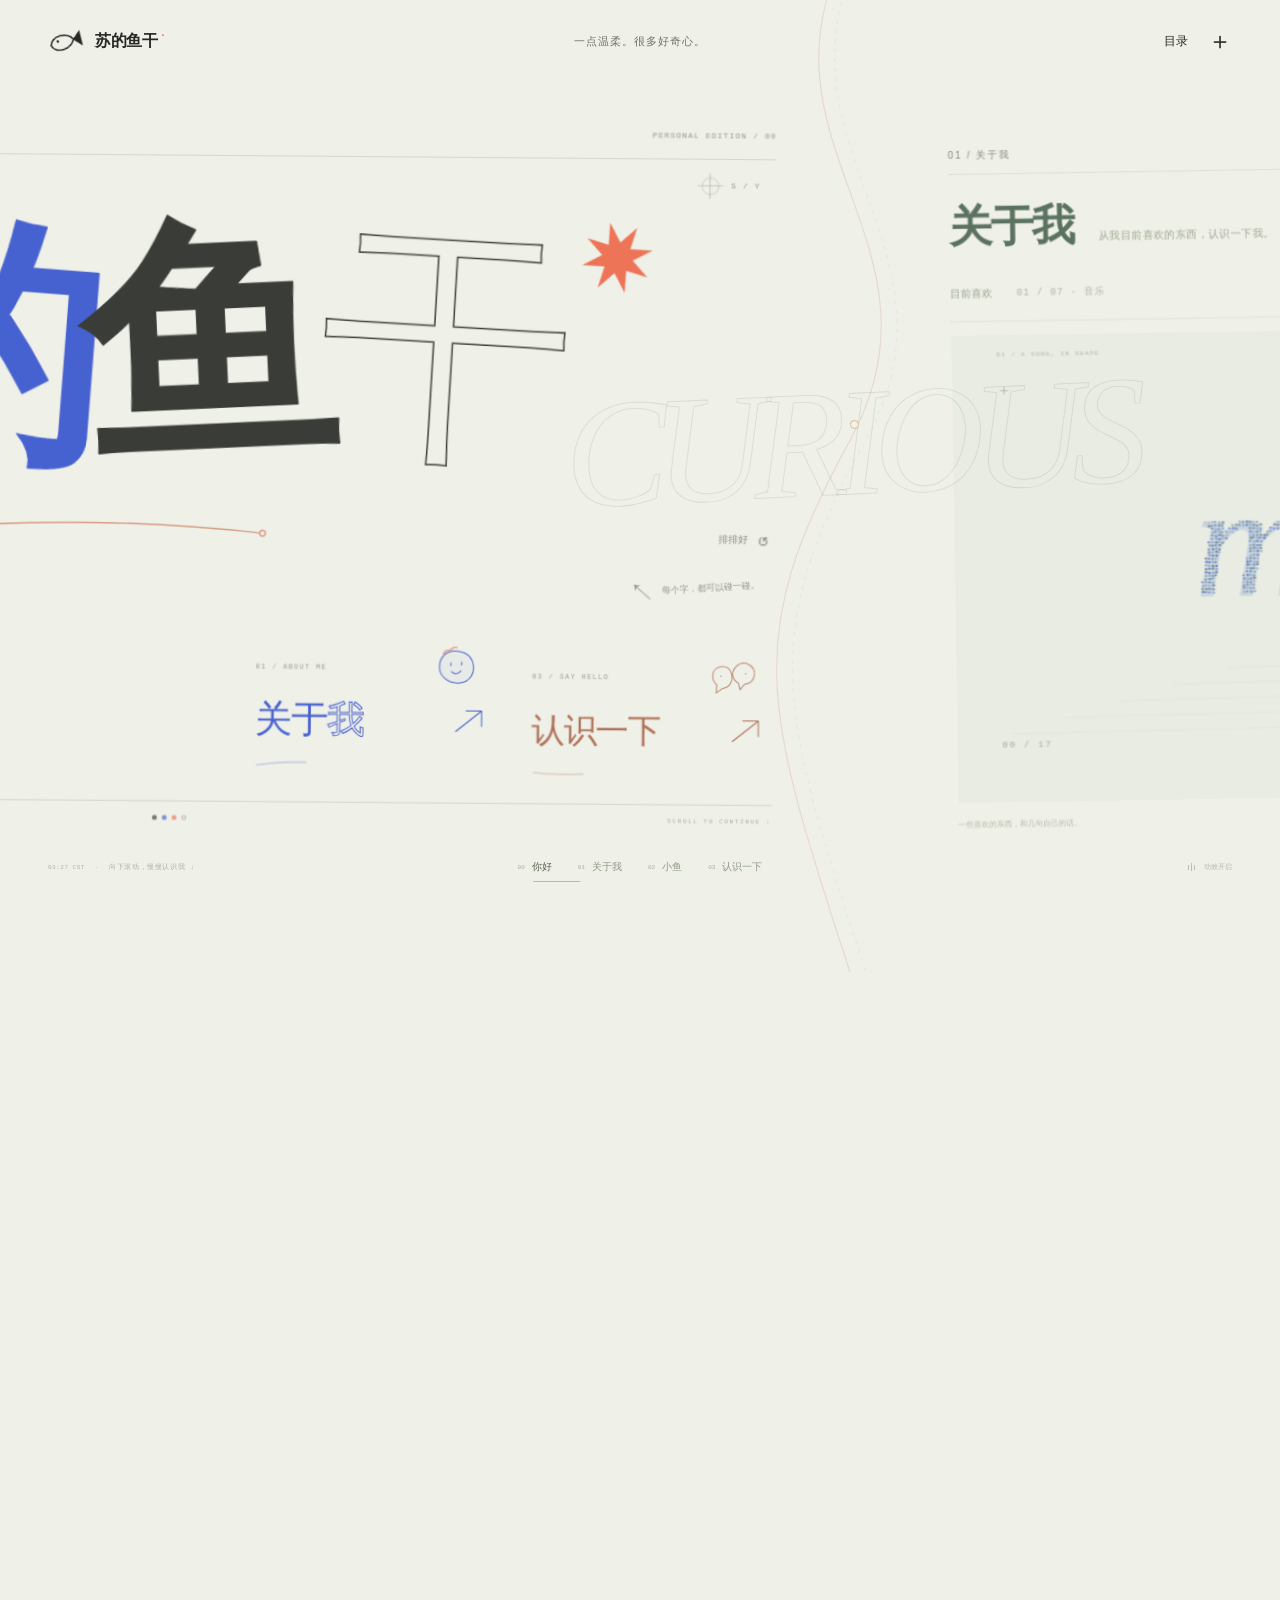
<file: index.html>
<!doctype html>
<html lang="zh-CN" data-view="hello">
<head>
  <meta charset="utf-8">
  <meta name="viewport" content="width=device-width, initial-scale=1">
  <meta name="description" content="苏的鱼干的个人主页。你好，来认识一下。">
  <meta name="theme-color" content="#f2f0e9">
  <title>苏的鱼干 · 很高兴认识你</title>
  <link rel="icon" href="./assets/favicon.svg" type="image/svg+xml">
  <link rel="stylesheet" href="./assets/styles.css">
  <link rel="stylesheet" href="./assets/experience.css">
  <link rel="stylesheet" href="./assets/art.css">
  <link rel="stylesheet" href="./assets/water.css">
  <link rel="stylesheet" href="./assets/current.css">
  <link rel="stylesheet" href="./assets/home.css">
  <link rel="stylesheet" href="./assets/about.css">
  <link rel="stylesheet" href="./assets/collection.css">
  <link rel="stylesheet" href="./assets/contact-match.css">
  <link rel="stylesheet" href="./assets/match-lab.css">
  <script src="./assets/content.js" defer></script>
  <script src="./assets/owner-answers.js" defer></script>
  <script src="./assets/connection-data.js" defer></script>
  <script src="./assets/connection-test.js" defer></script>
  <script src="./assets/content-runtime.js" defer></script>
  <script src="./assets/pager.js" defer></script>
  <script src="./assets/xiaoyu/placements.js" defer></script>
  <script src="./assets/video.js" defer></script>
  <script src="./assets/xiaoyu/gaze-patches.js" defer></script>
  <script src="./assets/desktop-gaze.js" defer></script>
  <script src="./assets/pet.js" defer></script>
  <script src="./assets/motion.js" defer></script>
  <script src="./assets/art.js" defer></script>
  <script src="./assets/home.js" defer></script>
  <script src="./assets/water.js" defer></script>
  <script src="./assets/music/lyrics.js" defer></script>
  <script src="./assets/music/spectrum.js" defer></script>
  <script src="./assets/sound.js" defer></script>
  <script src="./assets/lyric-field.js" defer></script>
  <script src="./assets/lyrics.js" defer></script>
  <script src="./assets/collection-art.js" defer></script>
  <script src="./assets/about.js" defer></script>
  <script src="./assets/fortune-art.js" defer></script>
  <script src="./assets/match-art.js" defer></script>
  <script src="./assets/contact-match.js" defer></script>
  <script src="./assets/main.js" defer></script>
</head>
<body>
<canvas id="water-surface" aria-hidden="true"></canvas>
<div class="scroll-story"><div class="experience-shell">
  <a class="skip-link" href="#scene-hello">进入内容</a>
  <header class="site-header">
    <a class="brand" href="#hello" aria-label="苏的鱼干，回到首页"><svg class="brand-fish" viewBox="0 0 43 25" fill="none" aria-hidden="true"><path d="M3 13C7 2 24 1 31 12c-7 12-24 12-28 1Z" stroke="currentColor" stroke-width="1.8"/><path d="m30 12 10-9v19Z" fill="currentColor"/><circle cx="12" cy="10" r="1.5" fill="currentColor"/></svg><span data-name>苏的鱼干</span><span class="brand-dot">·</span></a>
    <span class="header-note" data-copy="header.note">一点温柔。很多好奇心。</span>
    <button class="index-toggle rolling-link" type="button" aria-expanded="false" aria-controls="site-index"><span class="rolling-words"><span>目录</span><span aria-hidden="true">INDEX</span></span><span class="index-symbol">＋</span></button>
  </header>

  <main class="scenes" id="main">
    <section class="scene scene-hello is-active" id="scene-hello" aria-labelledby="hello-title" tabindex="-1">
      <div class="scene-kicker"><span><i class="status-dot"></i><span data-home-letters data-copy="home.welcome">欢迎。这里是我的个人主页。</span></span><span class="mono" data-home-letters>PERSONAL EDITION / 00</span></div>
      <div class="name-composition">
        <div class="name-topline"><p class="name-prelude" data-home-letters data-copy="home.intro">你好，我是</p><span class="poster-registration mono" aria-hidden="true"><i></i> S / Y</span></div>
        <h1 class="kinetic-name" id="hello-title" aria-label="苏的鱼干"><span class="name-glyph" aria-hidden="true">苏</span><span class="name-glyph" aria-hidden="true">的</span><span class="name-glyph" aria-hidden="true">鱼</span><span class="name-glyph" aria-hidden="true">干</span><span class="name-spark" aria-hidden="true">✳</span></h1>
        <div class="name-baseline"><span class="name-annotation" data-home-letters data-copy="home.english">nice to meet you.</span><button class="signature-handle" type="button" aria-label="拨动名字下的线，拖动或按 Enter"><svg class="signature-line" viewBox="0 0 450 62" aria-hidden="true"><path d="M5 35Q225 5 445 28"/><circle cx="445" cy="28" r="3"/></svg></button><button class="name-reset" type="button"><span data-home-letters>排排好</span><i aria-hidden="true">↺</i></button></div>
        <p class="name-instruction"><span aria-hidden="true">↖</span><span data-home-letters data-copy="home.dragHint">每个字，都可以碰一碰。</span></p>
      </div>
      <div class="hello-bottom">
        <div class="poster-greeting"><button class="hello-salute" type="button" aria-label="和苏的鱼干打个招呼"><svg viewBox="0 0 190 124" aria-hidden="true"><path class="salute-outline" d="M166 22C192 44 183 77 153 89c-25 11-51 13-77 9L48 116l4-25C10 81 1 55 17 32 36 4 132-4 166 22Z"/><path class="salute-tick" d="m8 5 8 10M34 1l2 10M184 89l-8-4"/></svg><span class="salute-text" aria-hidden="true">嗨！</span><span class="salute-dot" aria-hidden="true"></span></button><div class="greeting-note"><span class="mono" data-home-letters>OH, HELLO THERE.</span><p data-home-letters data-copy="home.invitation">不用客气，随便逛逛。</p></div></div>
        <div class="hello-entries" aria-label="继续认识我">
          <a class="home-entry entry-about" href="#about" aria-label="关于我"><span class="entry-meta"><span class="entry-number mono" aria-hidden="true">01 / ABOUT ME</span><svg class="entry-art entry-portrait" viewBox="0 0 72 62" aria-hidden="true"><path class="portrait-outline" d="M17 12C28 2 53 5 59 21c6 17-3 32-20 33-17 1-30-11-29-25 0-7 2-12 7-17Z"/><g class="entry-gaze"><path class="portrait-eye" d="M27 24v4m16-5v4"/><path d="M28 37q7 7 14-1"/></g><path class="portrait-hair" d="M16 14q-1-10 11-9m-1 3q1-9 10-7"/></svg></span><span class="entry-main"><span class="entry-title" data-home-letters data-copy="home.aboutEntry">关于我</span><svg class="entry-arrow" viewBox="0 0 48 40" aria-hidden="true"><path d="M5 34 40 6M19 6h21v21"/></svg></span><svg class="entry-stroke" viewBox="0 0 280 22" preserveAspectRatio="none" aria-hidden="true"><path pathLength="1" d="M2 15C60 5 106 18 165 12S237 7 277 10"/></svg></a>
          <a class="home-entry entry-contact" href="#contact" aria-label="认识一下"><span class="entry-meta"><span class="entry-number mono" aria-hidden="true">03 / SAY HELLO</span><svg class="entry-art entry-meeting" viewBox="0 0 72 62" aria-hidden="true"><g class="meeting-left"><path d="M7 24C8 11 29 8 34 21c5 12-2 23-12 24L12 52l1-12C8 36 6 30 7 24Z"/><circle cx="19" cy="27" r="1"/></g><g class="meeting-right"><path d="M38 15C49 4 67 14 65 28c-1 8-7 13-15 14l-6 8-3-10c-10-6-11-17-3-25Z"/><circle cx="52" cy="26" r="1"/></g><path class="meeting-bridge" pathLength="1" d="M24 29q12-7 24-1"/></svg></span><span class="entry-main"><span class="entry-title" data-home-letters data-copy="home.contactEntry">认识一下</span><svg class="entry-arrow" viewBox="0 0 48 40" aria-hidden="true"><path d="M5 34 40 6M19 6h21v21"/></svg></span><svg class="entry-stroke" viewBox="0 0 280 22" preserveAspectRatio="none" aria-hidden="true"><path pathLength="1" d="M2 12c65 7 132-8 189-3s58 10 86 1"/></svg></a>
        </div>
      </div>
      <div class="poster-colophon" aria-hidden="true"><span class="mono">SU DE YU GAN</span><span class="poster-dots"><i></i><i></i><i></i><i></i></span><span class="mono">SCROLL TO CONTINUE ↓</span></div>
    </section>

    <section class="scene scene-about" id="scene-about" aria-labelledby="about-title" tabindex="-1" hidden inert>
      <div class="scene-kicker"><span>01 / 关于我</span><span class="mono">A FEW THINGS I KEEP COMING BACK TO.</span></div>
      <div class="favorites-heading"><div class="about-identity"><h2 id="about-title">关于我</h2><p data-copy="about.intro">从我目前喜欢的东西，认识一下我。</p></div><div class="sound-widget"><button class="sound-sculpture" type="button" aria-label="开启这页的配乐" aria-pressed="false"><svg viewBox="0 0 120 84" aria-hidden="true"><rect x="6" y="34" width="12" height="24" rx="6"/><rect x="25" y="22" width="12" height="46" rx="5"/><rect x="44" y="12" width="14" height="61" rx="2"/><rect x="65" y="26" width="11" height="37" rx="5"/><rect x="83" y="19" width="13" height="51" rx="6"/><rect x="103" y="33" width="11" height="28" rx="2"/></svg></button><div class="sound-copy"><span class="mono">THIS PAGE SOUNDS LIKE</span><strong>Move Mountains <i>／ Alisa</i></strong><span class="sound-state"><span class="listening-status" role="status">进入时开启配乐</span><button class="sound-enable" type="button" hidden>开启配乐 ↗</button></span></div></div></div>
      <div class="interest-bottom"><div class="gallery-reading"><span>目前喜欢</span><span class="gallery-current mono">01 / 07 · 音乐</span></div><div class="background-music-controls"><span class="music-times mono"><span class="music-elapsed">0:00</span><span>/</span><span class="music-duration">1:22</span></span><input class="music-seek" type="range" min="0" max="1000" value="0" aria-label="配乐播放进度" aria-valuetext="0:00 / 1:22"><button class="music-loop" type="button" aria-pressed="true" aria-label="单曲循环">↻</button><label class="music-volume">音量<input type="range" min="0" max="1" step="0.01" value="0.28" aria-label="配乐音量"></label></div></div>
      <div class="interest-stage interest-gallery" id="interest-panel" role="region" aria-label="我目前喜欢的作品与音乐，向下浏览" tabindex="0"><div class="collection-scene"></div><article class="channel-music" aria-label="音乐频道，Move Mountains 歌词演出"><header><span class="mono">01 / A SONG, IN SHAPE</span><span>Move Mountains · Alisa</span></header>
<div class="lyric-stage" role="region" aria-label="当前歌词"><span class="lyric-registration" aria-hidden="true">＋</span><span class="lyric-edition mono" aria-hidden="true">MOVE MOUNTAINS.</span><div class="lyric-canvas" aria-hidden="true"></div><p class="lyric-readable home-sr-only"></p><span class="lyric-cue-count mono" aria-hidden="true">00 / 17</span><span class="lyric-stage-note" aria-hidden="true">听见一句，看见一句。</span></div>
        <div class="lyric-navigation"><button class="lyric-prev" type="button" aria-label="上一句歌词">← <span>上一句</span></button><button class="lyric-next" type="button" aria-label="下一句歌词"><span>下一句</span> →</button></div></article><span class="gallery-invitation" aria-hidden="true">继续往下看 ↓</span></div>
      <div class="favorites-bottom"><span>一些喜欢的东西，和几句自己的话。</span><a class="favorites-chat" href="#contact">你也喜欢？来交换一下 <span aria-hidden="true">↗</span></a></div>
      <audio id="favorite-audio" preload="metadata" loop src="./assets/music/move-mountains.mp3"></audio>
      <dialog class="favorite-dialog" aria-labelledby="favorite-dialog-title"><button class="favorite-dialog-close" type="button" aria-label="关闭收藏详情">×</button><div class="favorite-dialog-art" aria-hidden="true"></div><div class="favorite-dialog-copy"><span class="favorite-dialog-kind mono"></span><h3 id="favorite-dialog-title"></h3><p></p><span class="favorite-dialog-badge"></span></div></dialog>
    </section>

    <section class="scene scene-xiaoyu" id="scene-xiaoyu" aria-labelledby="xiaoyu-title" tabindex="-1" hidden inert>
      <div class="scene-kicker"><span>02 / 一隅 YIYU · 小鱼</span></div>
      <div class="xiaoyu-composition">
        <div class="pet-description"><span class="mono pet-caption">A LITTLE COMPANION, WITH CARE.</span><h2 id="xiaoyu-title">她叫<span>小鱼</span><i>。</i></h2><p data-copy="pet.tagline">让陪伴，<br>从屏幕里多走出来一点。</p><span class="project-context" data-copy="pet.context">我做的「一隅」里，有这样一个伙伴。<br>可以和她说话，也可以只是安静待在一起。</span><div class="pet-format" role="group" aria-label="选择小鱼的形态"><button type="button" data-format="webm" aria-pressed="true" data-copy="pet.videoLabel">WebM 形象</button><button type="button" data-format="desktop" aria-pressed="false" data-copy="pet.desktopLabel">桌面小鱼</button></div><span class="pet-format-note">原项目的真实角色素材 · 网页独立演示</span><div class="gesture-guide"><span class="mono">LITTLE GESTURES, LITTLE REPLIES.</span><p>不用只按按钮，试着靠近她。</p><div><button type="button" data-gesture="pat"><span>点点头发</span><i>理理头发 ↗</i></button><button type="button" data-gesture="shy"><span>点点身体</span><i>害羞一下 ↗</i></button><button type="button" data-gesture="stretch"><span>按住一会儿</span><i>伸个懒腰 ↗</i></button><button type="button" data-gesture="wave"><span>左右挥动鼠标</span><i>打个招呼 ↗</i></button><button type="button" data-gesture="celebrate"><span>拖动后放下</span><i>庆祝新位置 ↗</i></button></div></div></div>
        <div class="pet-space" id="pet-space" aria-label="小鱼的互动区域">
          <div class="pet-backtype" aria-hidden="true">小<br>鱼</div><div class="pet-floor" aria-hidden="true"></div><div class="pet-signal" aria-hidden="true"><i></i><i></i><i></i><i></i><i></i></div>
          <div class="pet-speech" id="pet-speech" role="status">你好呀，我是小鱼。<span>把手伸过来，认识一下？</span></div>
          <button class="pet-actor" data-renderer="webm" id="pet-actor" type="button" aria-label="点击头部理头发，点击身体害羞，长按伸懒腰，拖动移动；键盘 Enter 触碰，方向键移动"><span class="pet-video-stage"><video class="pet-video" id="pet-video" muted playsinline preload="metadata" aria-hidden="true"></video></span><canvas id="pet-canvas" width="600" height="800" aria-hidden="true"></canvas><img class="pet-static" src="./assets/xiaoyu/neutral.png" alt="银白长发、蓝眼睛的小鱼"><span class="pet-ground-shadow" aria-hidden="true"></span></button>
          <div class="pet-particles" aria-hidden="true"></div><span class="pet-coordinate mono" aria-hidden="true">X <b id="pet-x">0</b> · Y <b id="pet-y">0</b></span>
          <span class="drag-instruction" data-copy="pet.dragHint">拖到你喜欢的位置。或者，点点她。</span><button class="reset-pet" type="button" aria-label="让小鱼回到原位">↺</button>
        </div>
        <div class="pet-interaction"><div class="capability-showcase"><div class="capability-tabs" role="tablist" aria-label="小鱼的能力"><button type="button" role="tab" id="capability-tab-0" aria-selected="true" aria-controls="capability-panel">陪你聊聊</button><button type="button" role="tab" id="capability-tab-1" aria-selected="false" aria-controls="capability-panel" tabindex="-1">日常协助</button><button type="button" role="tab" id="capability-tab-2" aria-selected="false" aria-controls="capability-panel" tabindex="-1">有边界的 AI</button></div><div class="capability-panel" id="capability-panel" role="tabpanel" aria-labelledby="capability-tab-0"><h3></h3><div class="demo-prompt"></div><div class="demo-reply"></div><ol class="capability-steps"><li></li><li></li><li></li></ol><p class="capability-note"></p><button class="play-capability" type="button">播放这个片段 <span>↗</span></button></div></div><span class="interaction-label mono">SAY HELLO TO XIAOYU</span><div class="pet-actions" role="group" aria-label="和小鱼互动"><button type="button" data-action="wave"><span>↗</span>打个招呼</button><button type="button" data-action="pat"><span>♡</span>摸摸头</button><button type="button" data-action="sleep"><span>☾</span>歇一会儿</button></div><button class="action-library-toggle" type="button" aria-expanded="false" aria-controls="action-library" data-webm-only>小鱼的动作库 <span>6 个动作 ＋</span></button><div class="action-library" id="action-library" role="group" aria-labelledby="action-library-title" hidden><header><span id="action-library-title">换一个心情，认识小鱼。</span><button type="button" class="action-library-close" aria-label="关闭动作库">×</button></header><div class="action-library-grid"><button type="button" data-action="listen" aria-pressed="false"><span>◖</span><b>听我说</b></button><button type="button" data-action="think" aria-pressed="false"><span>⌁</span><b>想一想</b></button><button type="button" data-action="stretch" aria-pressed="false"><span>↟</span><b>伸个懒腰</b></button><button type="button" data-action="shy" aria-pressed="false"><span>◡</span><b>害羞一下</b></button><button type="button" data-action="celebrate" aria-pressed="false"><span>✳</span><b>庆祝一下</b></button><button type="button" data-action="hair" aria-pressed="false"><span>〰</span><b>理理头发</b></button></div><span class="action-library-note">选一个动作，看看她的回应。</span></div><div class="pet-state"><i class="status-dot"></i><span id="pet-state">在这里，陪你待一会儿。</span></div><div class="pet-quiet-note" data-copy="pet.disclaimer">眨眼、姿态与反馈会持续发生。<br>对白为本地演示，不连接真实 AI 或私人数据。</div></div>
      </div>
    </section>

    <section class="scene scene-contact" id="scene-contact" aria-labelledby="contact-title" tabindex="-1" hidden inert>
      <div class="scene-kicker"><span>03 / 认识一下</span><span><i class="status-dot"></i> 很高兴，你愿意停留一下。</span></div>
      <div class="meet-experience">
        <div class="match-heading"><div><span class="mono">A LITTLE FATE. A LITTLE RESONANCE.</span><h2 id="contact-title">认识一下<span>。</span></h2></div><div class="meet-mode-tabs" role="tablist" aria-label="选一种方式认识一下"><button type="button" id="meet-tab-match" data-meet-mode="match" role="tab" aria-selected="true" aria-controls="meet-panel"><span class="tab-no">01</span>看看合拍度</button><button type="button" id="meet-tab-fortune" data-meet-mode="fortune" role="tab" aria-selected="false" aria-controls="meet-panel" tabindex="-1"><span class="tab-no">02</span>抽一支签</button></div></div>
        <div class="match-stage" id="meet-panel" role="tabpanel" aria-labelledby="meet-tab-match" data-experience="match" data-phase="welcome"><canvas class="match-art" aria-hidden="true"></canvas><div class="match-content"></div></div>
        <div class="meet-footer"><div class="meet-invitation"><span class="contact-label">找到苏的鱼干</span><span>一句你好，就可以。</span></div><div class="meet-addresses"><button class="meet-qq" type="button" aria-label="复制 QQ 号码"><span class="meet-platform">QQ</span><strong>1357241906</strong><span class="meet-link-action">复制 ↗</span></button><a class="meet-steam" href="https://steamcommunity.com/profiles/76561198404599979/" target="_blank" rel="noopener noreferrer"><span class="meet-platform">Steam</span><strong>个人主页</strong><span class="meet-link-action">去看看 ↗</span></a></div></div>
        <p class="meet-status" role="status" aria-live="polite"></p>
      </div>
    </section>
  </main>

  <footer class="site-footer"><span class="footer-time mono"><span id="local-time">--:--</span> CST <span class="footer-time-dot">·</span> <span class="scroll-hint">向下滚动，慢慢认识我 ↓</span></span><nav class="scene-nav" aria-label="选择你想看的内容"><a href="#hello" aria-current="page" data-nav="hello"><span class="nav-index">00</span><span class="nav-name" data-copy="nav.hello">你好</span><span class="nav-dot"></span></a><a href="#about" data-nav="about"><span class="nav-index">01</span><span class="nav-name" data-copy="nav.about">关于我</span><span class="nav-dot"></span></a><a href="#xiaoyu" data-nav="xiaoyu"><span class="nav-index">02</span><span class="nav-name" data-copy="nav.xiaoyu">小鱼</span><span class="nav-dot"></span></a><a href="#contact" data-nav="contact"><span class="nav-index">03</span><span class="nav-name" data-copy="nav.contact">认识一下</span><span class="nav-dot"></span></a><span class="nav-active-line"></span><span class="scroll-meter" aria-hidden="true"><i></i></span></nav><button class="motion-toggle" type="button" aria-pressed="false" aria-label="减弱动效"><span class="motion-indicator"><i></i><i></i><i></i></span><span class="motion-label">动效开启</span></button></footer>
</div><div class="scroll-stops" aria-hidden="true"><i></i><i></i><i></i><i></i></div></div>
  <nav class="site-index" id="site-index" aria-label="全部内容" hidden inert><span class="index-caption mono">NO PARTICULAR ORDER. FOLLOW YOUR CURIOSITY.</span><a href="#hello"><span class="mono">00</span><span>你好。</span><span>↗</span></a><a href="#about"><span class="mono">01</span><span>关于我。</span><span>↗</span></a><a href="#xiaoyu"><span class="mono">02</span><span>见见小鱼。</span><span>↗</span></a><a href="#contact"><span class="mono">03</span><span>认识一下。</span><span>↗</span></a></nav>

  <div class="pointer-follower" aria-hidden="true"><svg class="cursor-shape" viewBox="-3 -13 39 26"><g class="cursor-fish"><path class="fish-tail" d="M23 0c4-2 6-6 11-7-1 4-3 6-5 7 3 1 5 4 6 7-5-1-8-5-12-7Z"/><path class="fish-body" d="M0 0C6-7.5 16-8 25 0 17 8 6 7.5 0 0Z"/><path class="fish-fin" d="M13 4c2 4 5 5 7 4l-3-5"/><path class="fish-shine" d="M6-2.6c4-2.8 8-2.9 12-.6"/><path class="fish-gill" d="M11-3q-2 3 0 6"/><circle class="fish-eye" cx="6.8" cy="-.8" r="1.15"/></g></svg><i class="cursor-halo"></i></div>
  <div class="transition-art" aria-hidden="true"><svg viewBox="0 0 180 1000" preserveAspectRatio="none"><path d="M90-100C-60 130 240 250 90 480S-30 790 90 1100"/><path d="M112-100C-38 130 262 250 112 480S-8 790 112 1100"/></svg><span class="transition-word"></span><i></i></div><div class="art-bursts" aria-hidden="true"></div><div class="toast" role="status" hidden></div>
  <noscript><style>.scene[hidden]{display:block!important;position:relative;min-height:100vh}.scene{position:relative!important;height:auto!important;min-height:100vh}.scenes{height:auto!important;overflow:visible!important}body{height:auto!important;overflow:auto!important}.site-footer{position:relative!important}.pet-static,.teaser-fallback{display:block!important}.pet-actor canvas,.pet-teaser canvas{display:none!important}</style><p>启用 JavaScript 后，可以切换场景、拖动文字并和小鱼互动。</p></noscript>
</body>
</html>
</file>
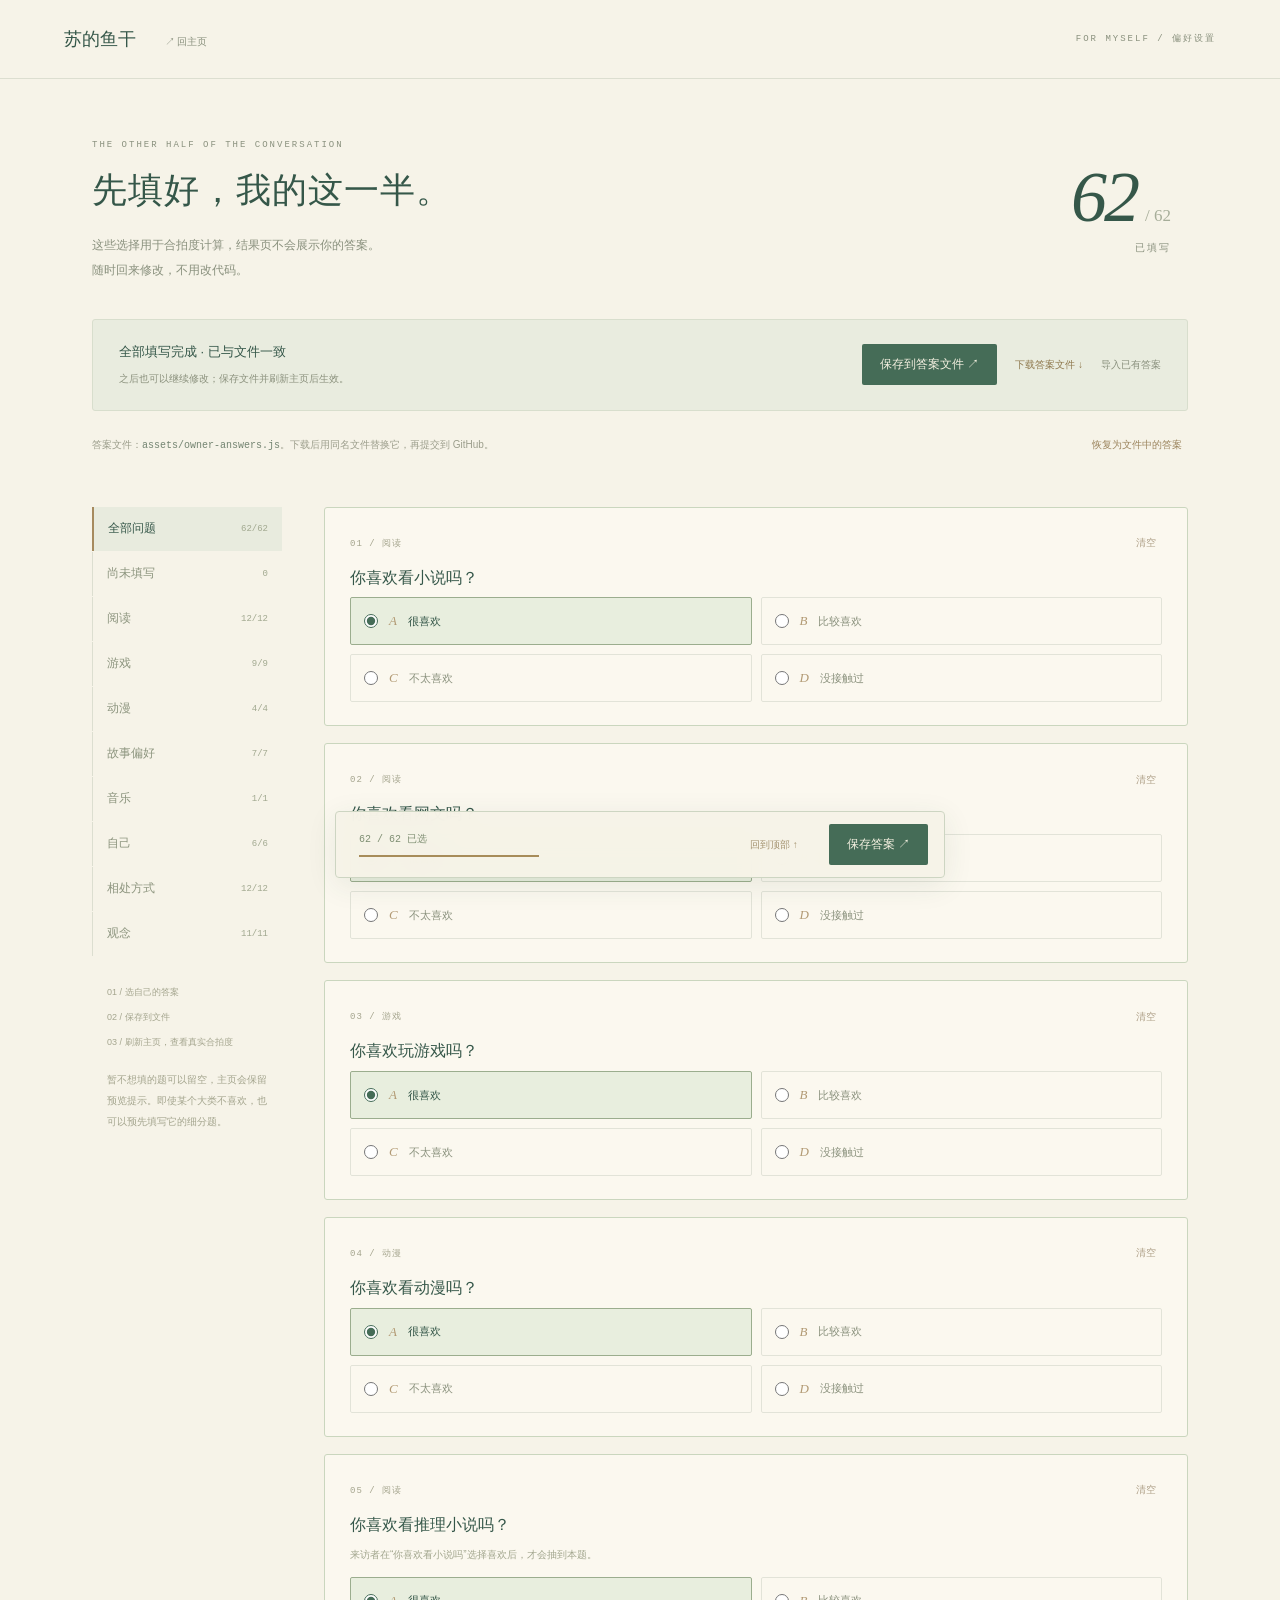
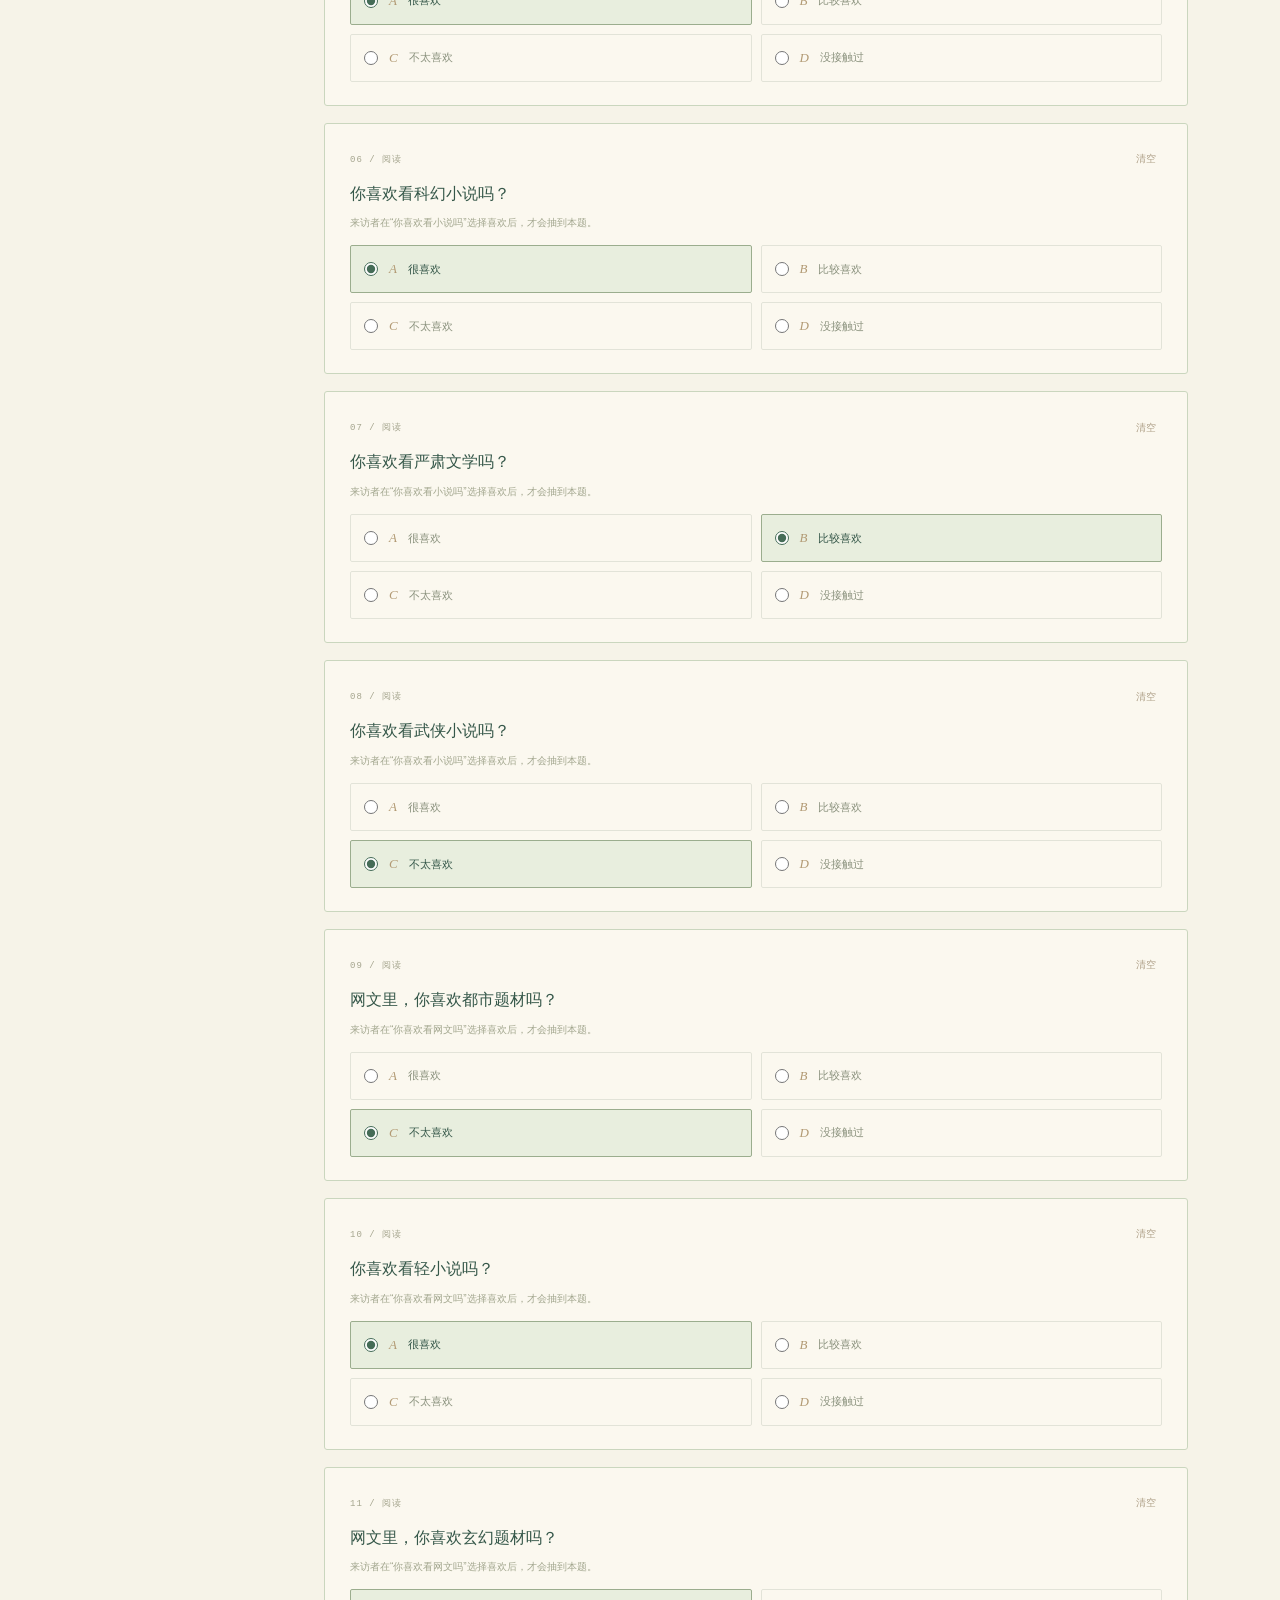
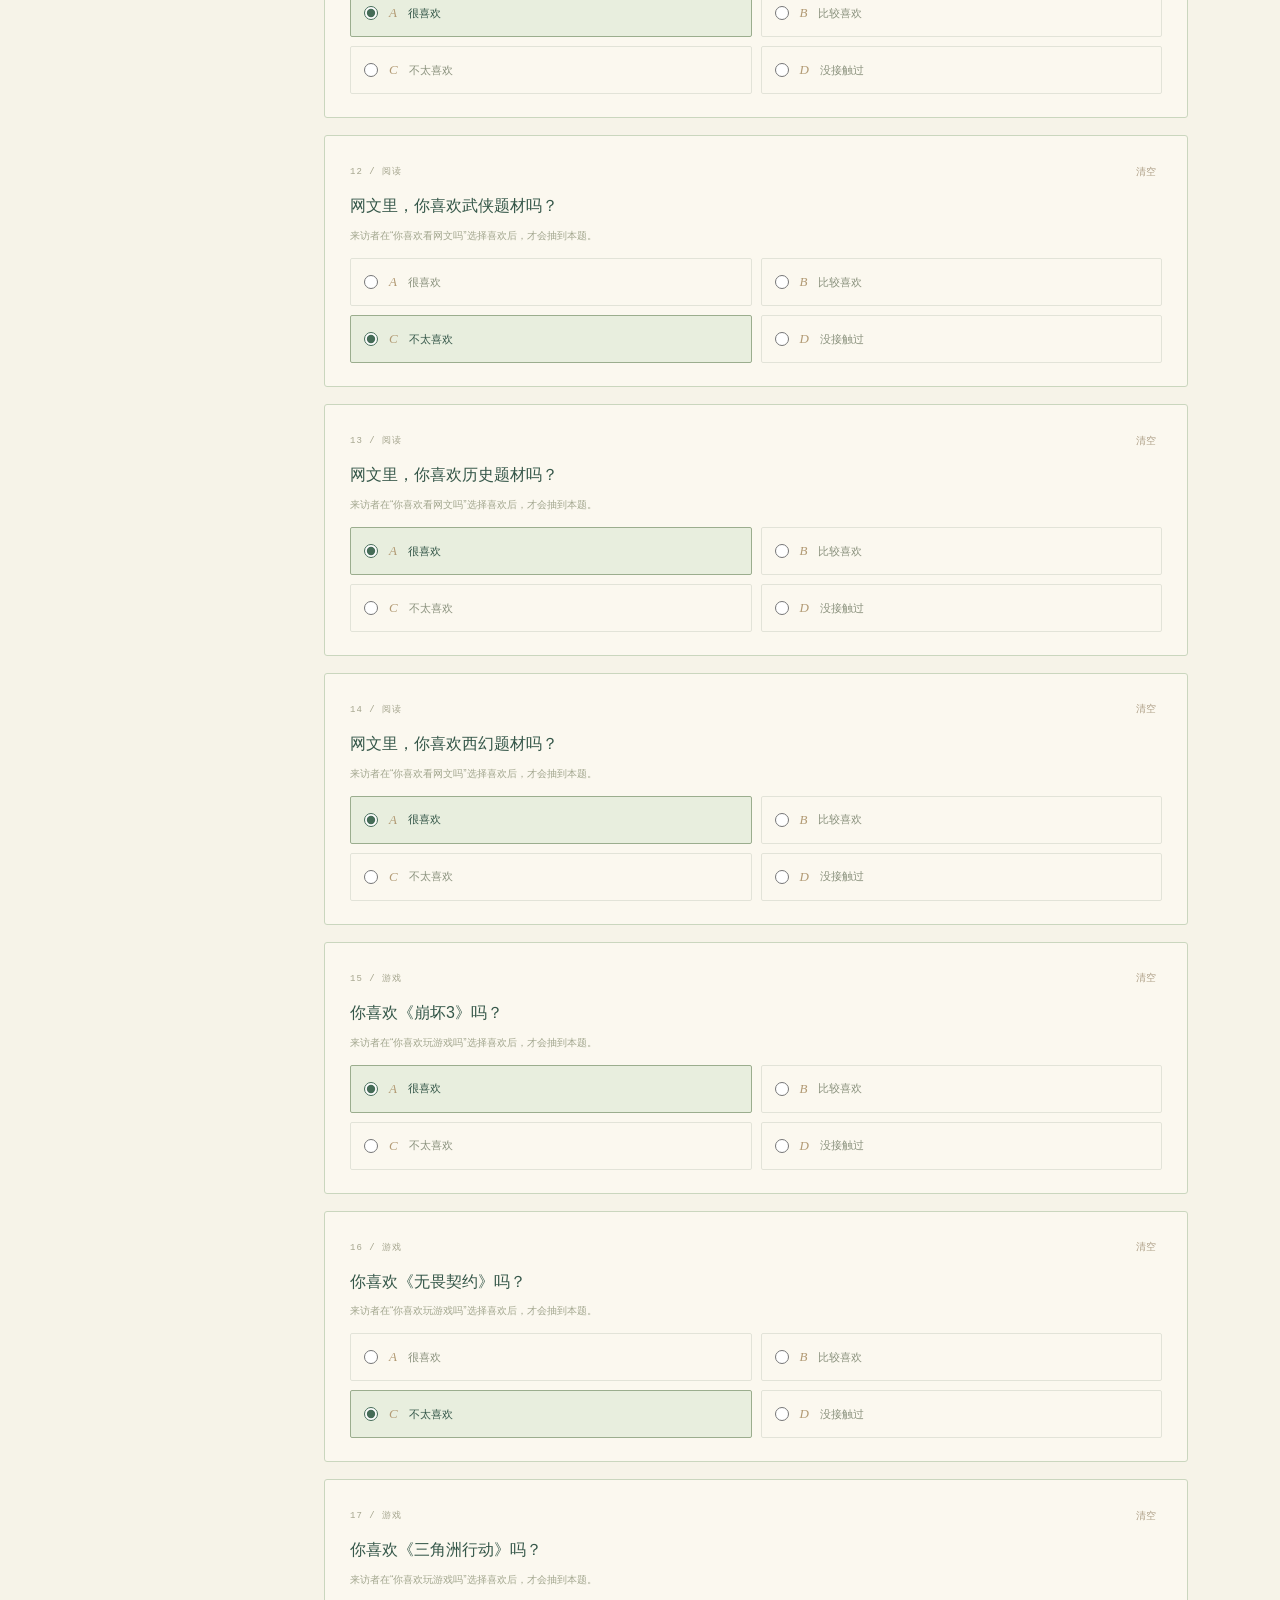
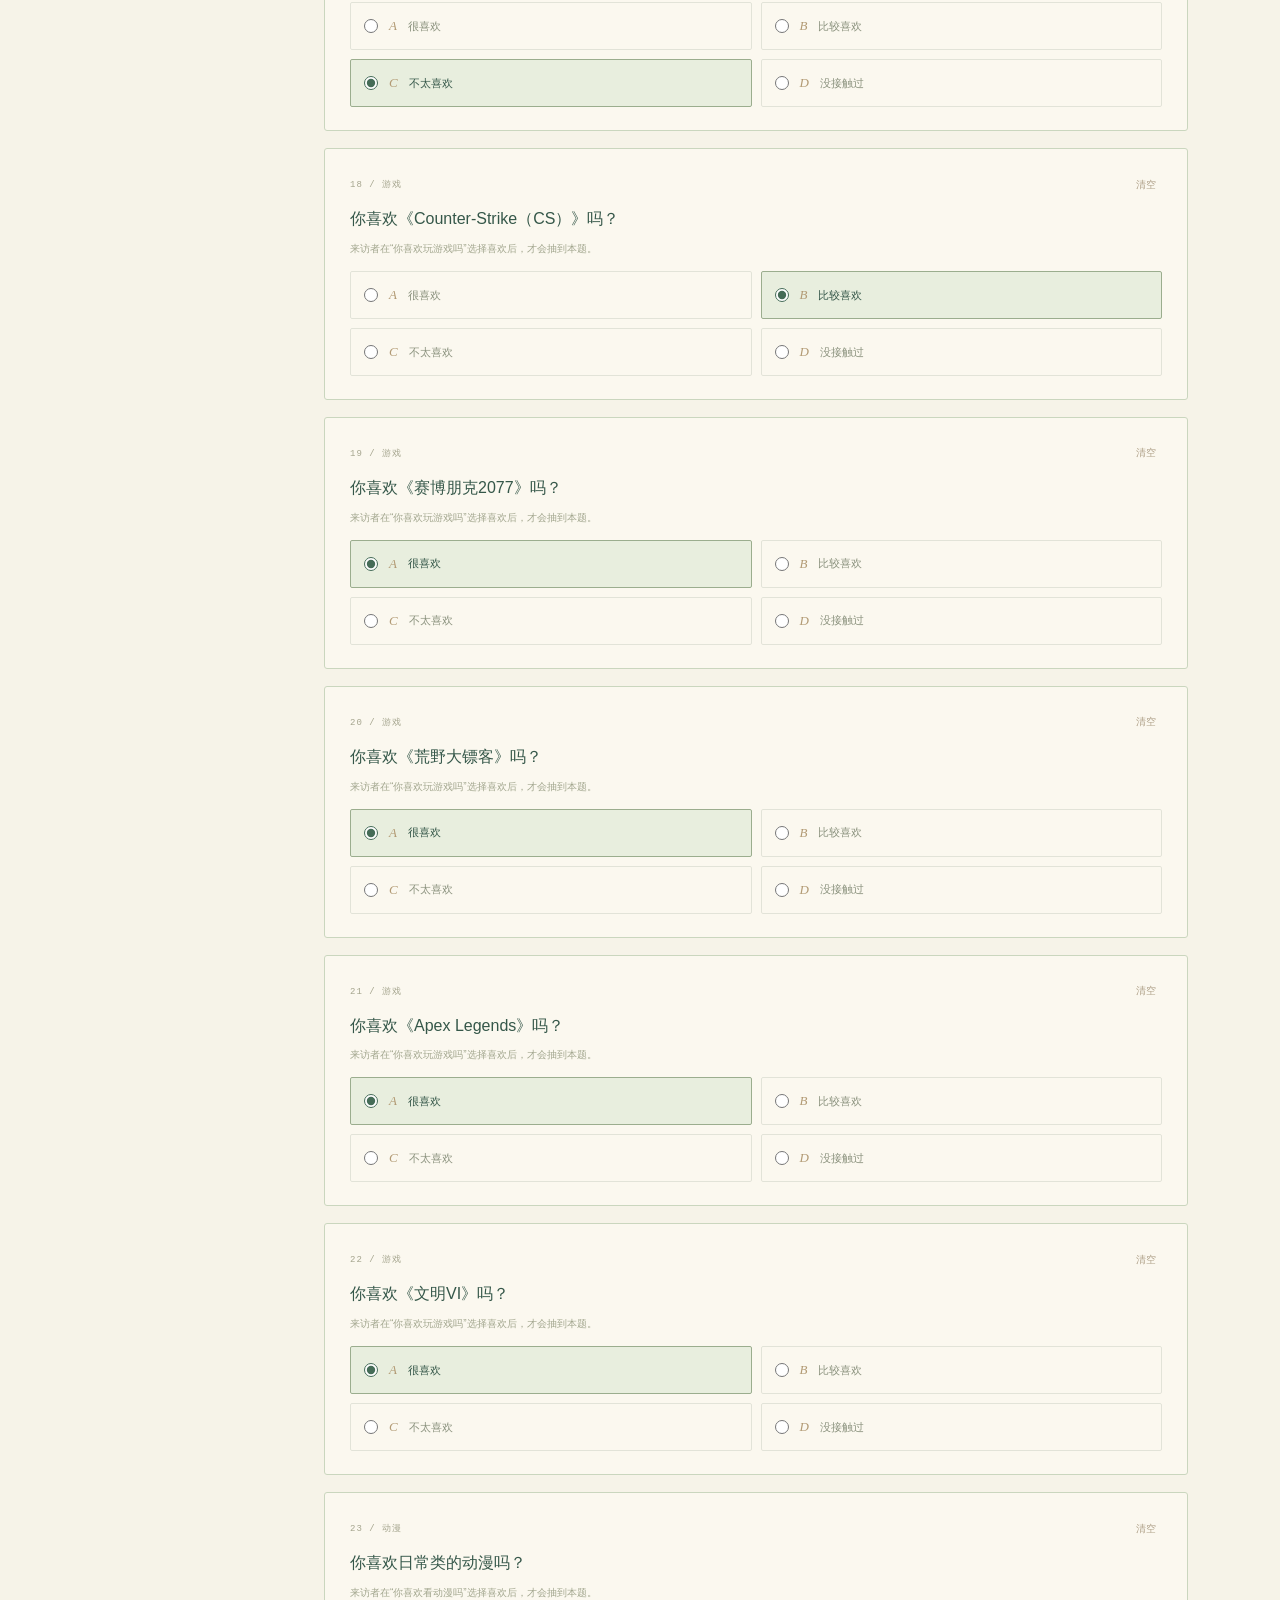
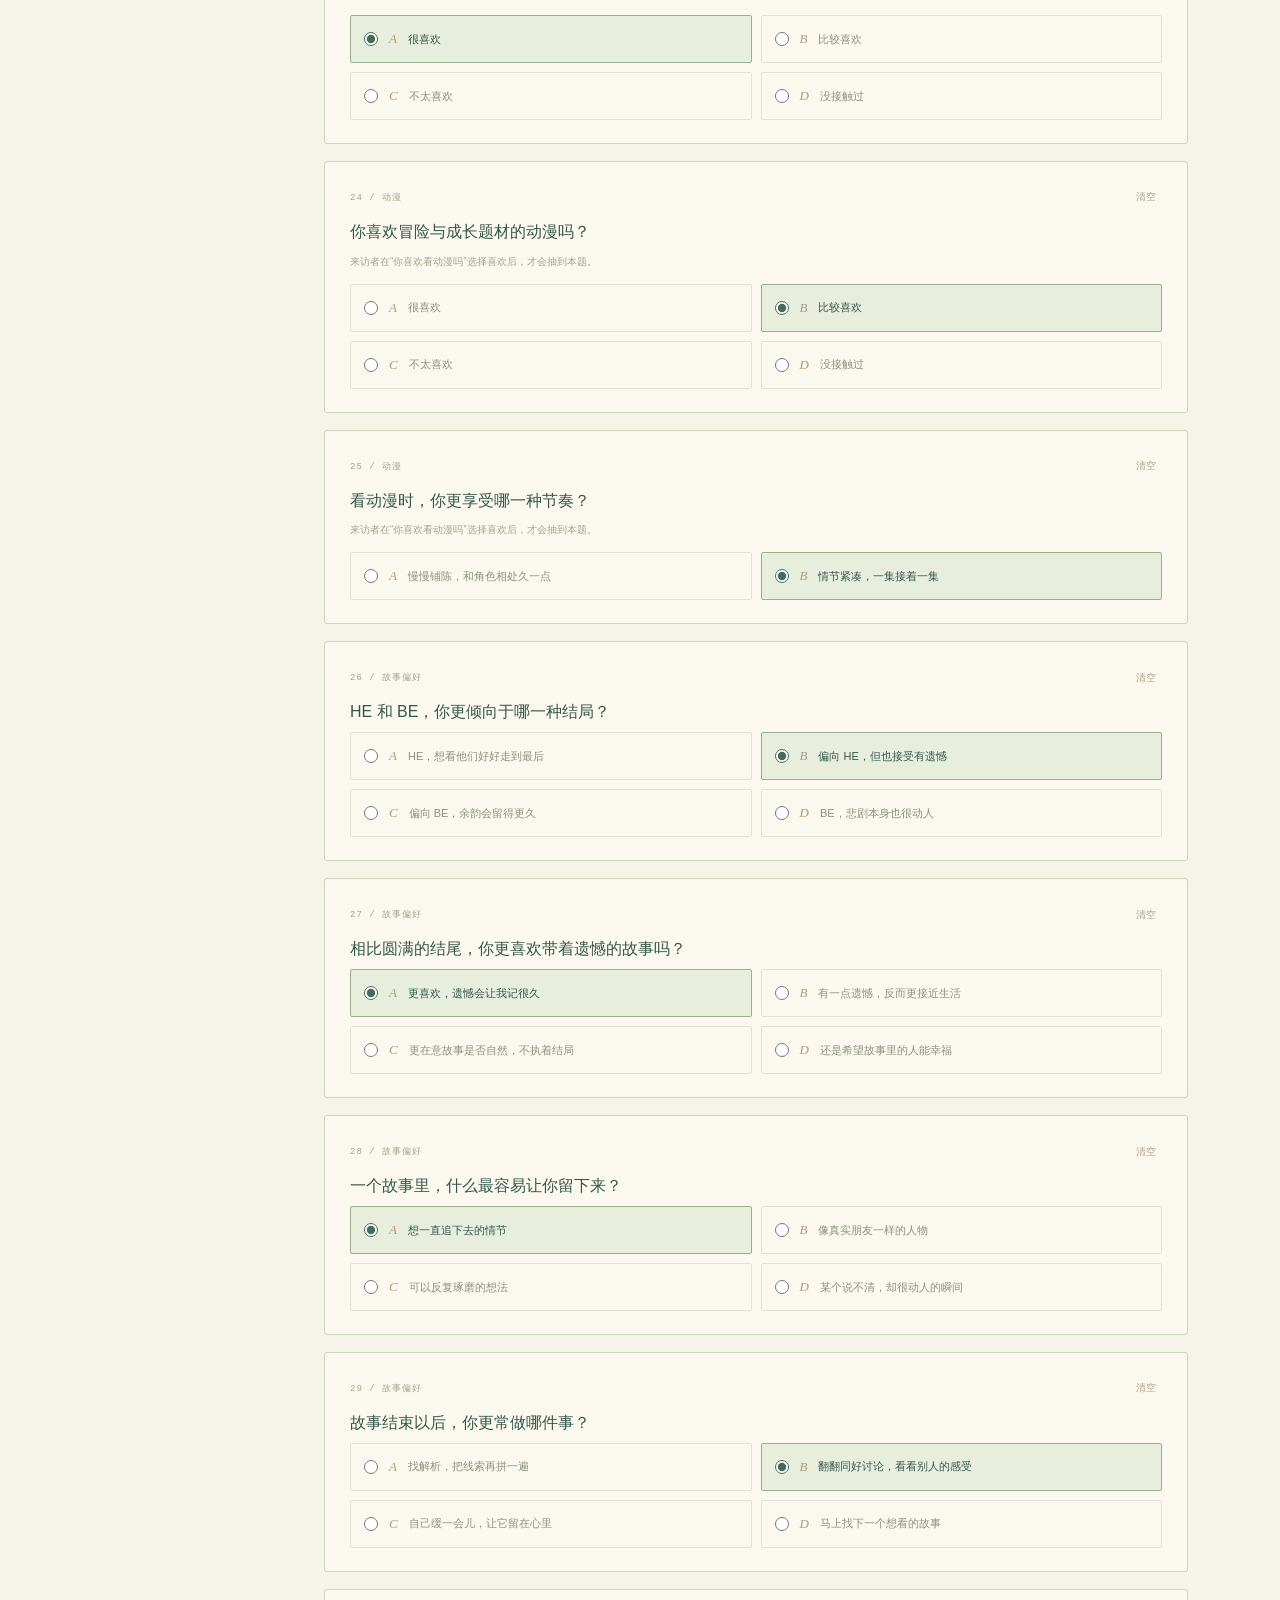
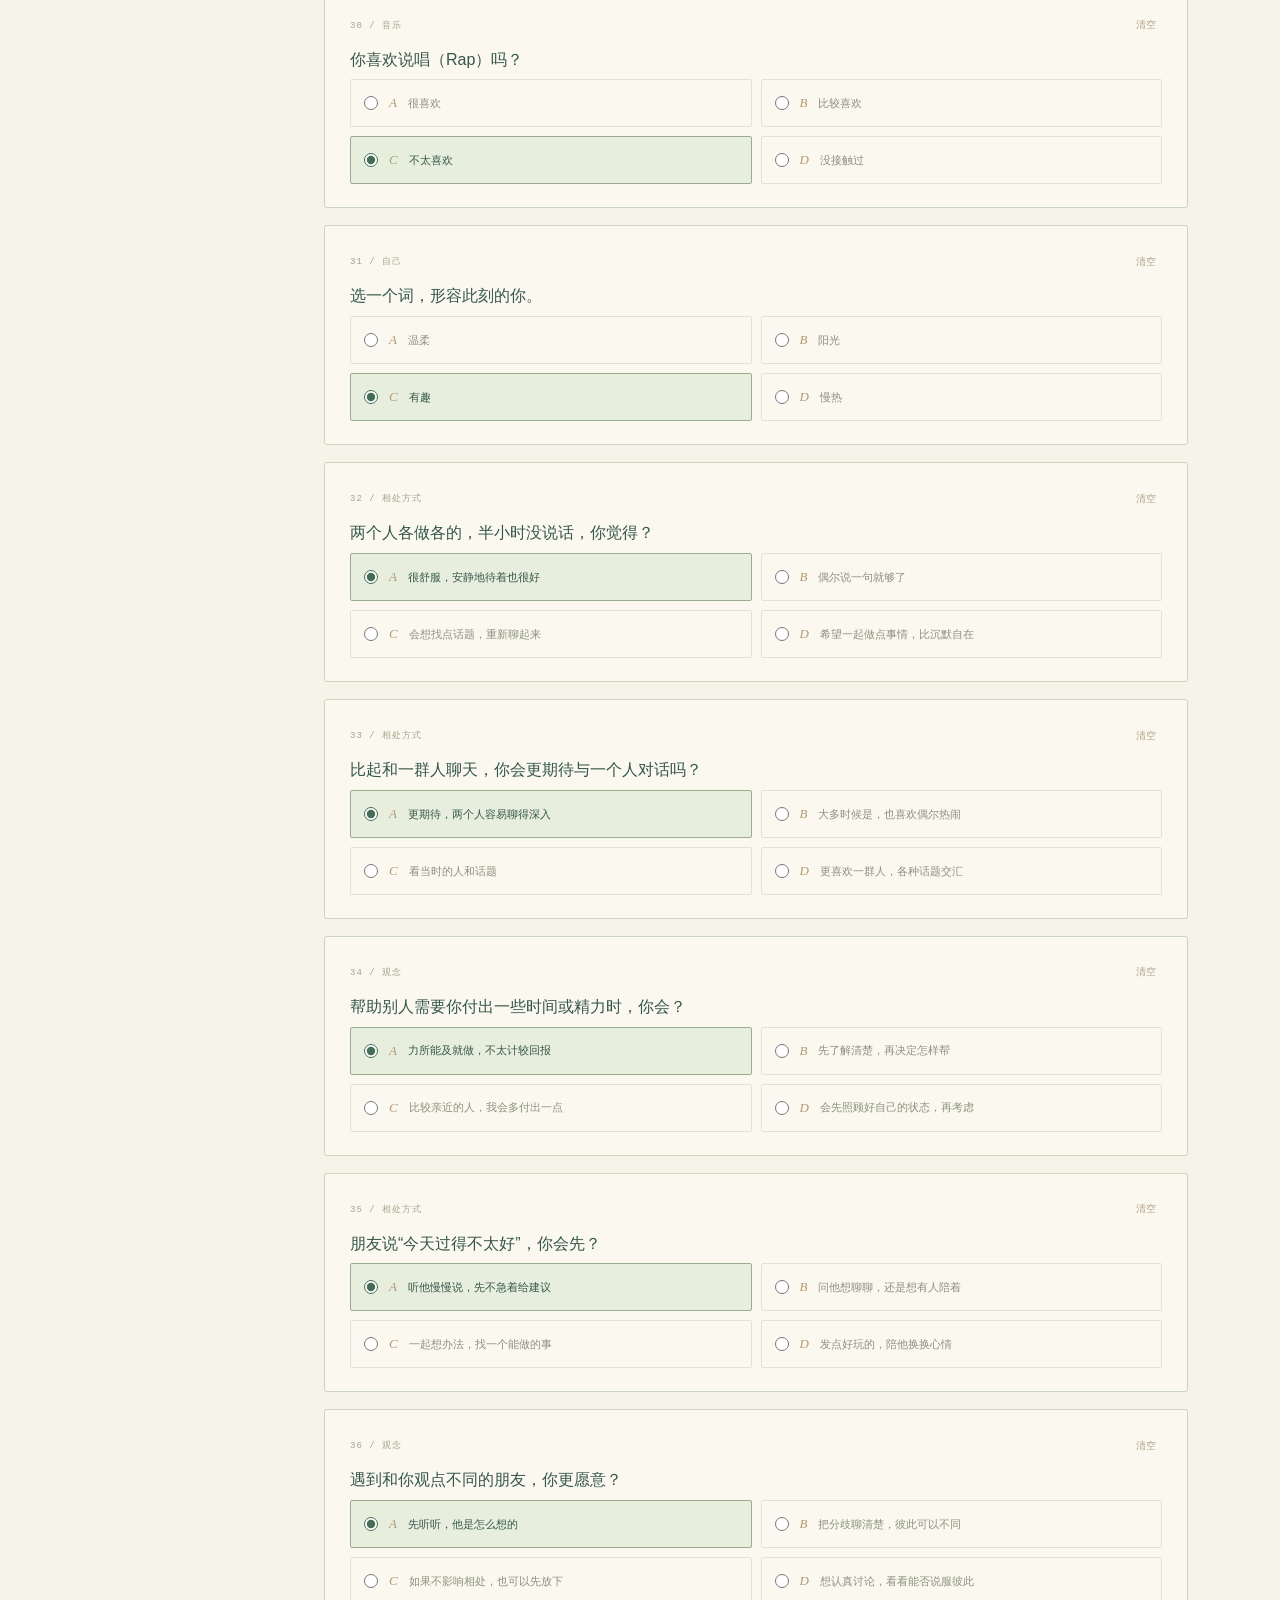
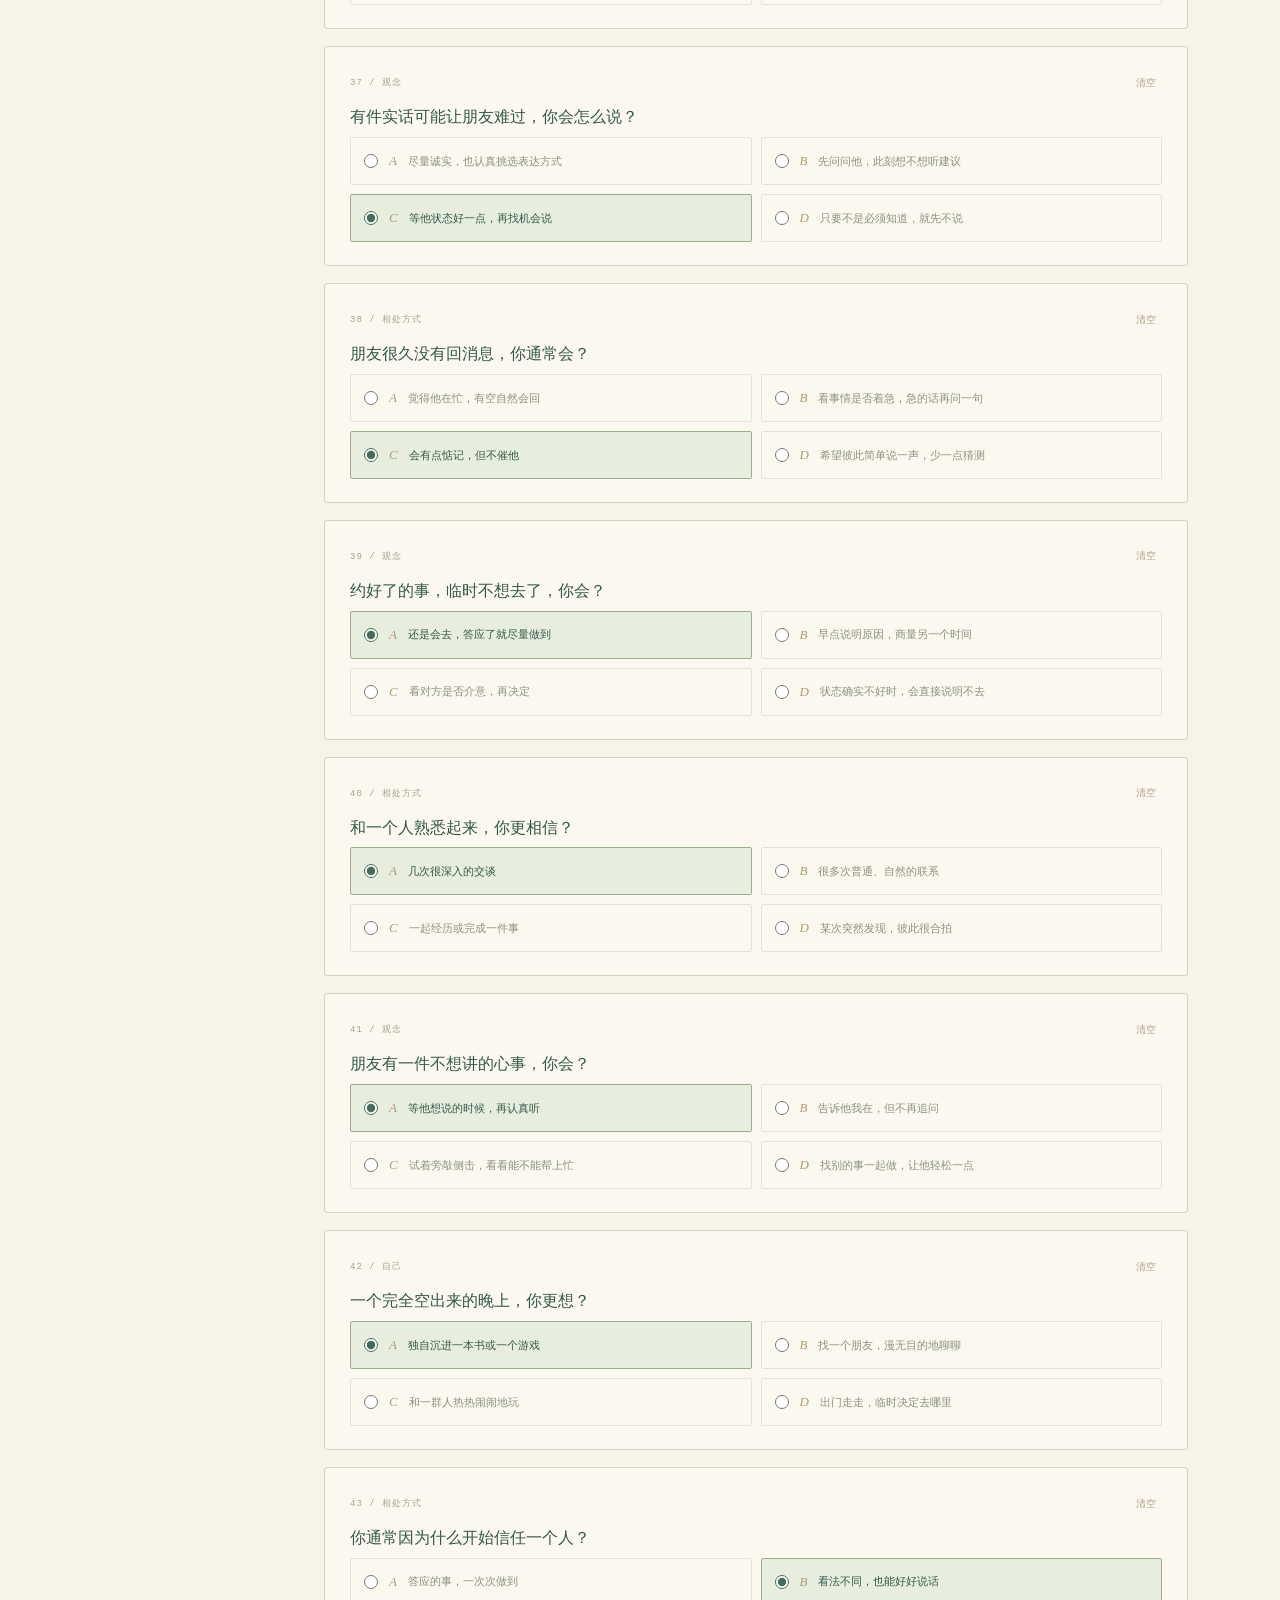
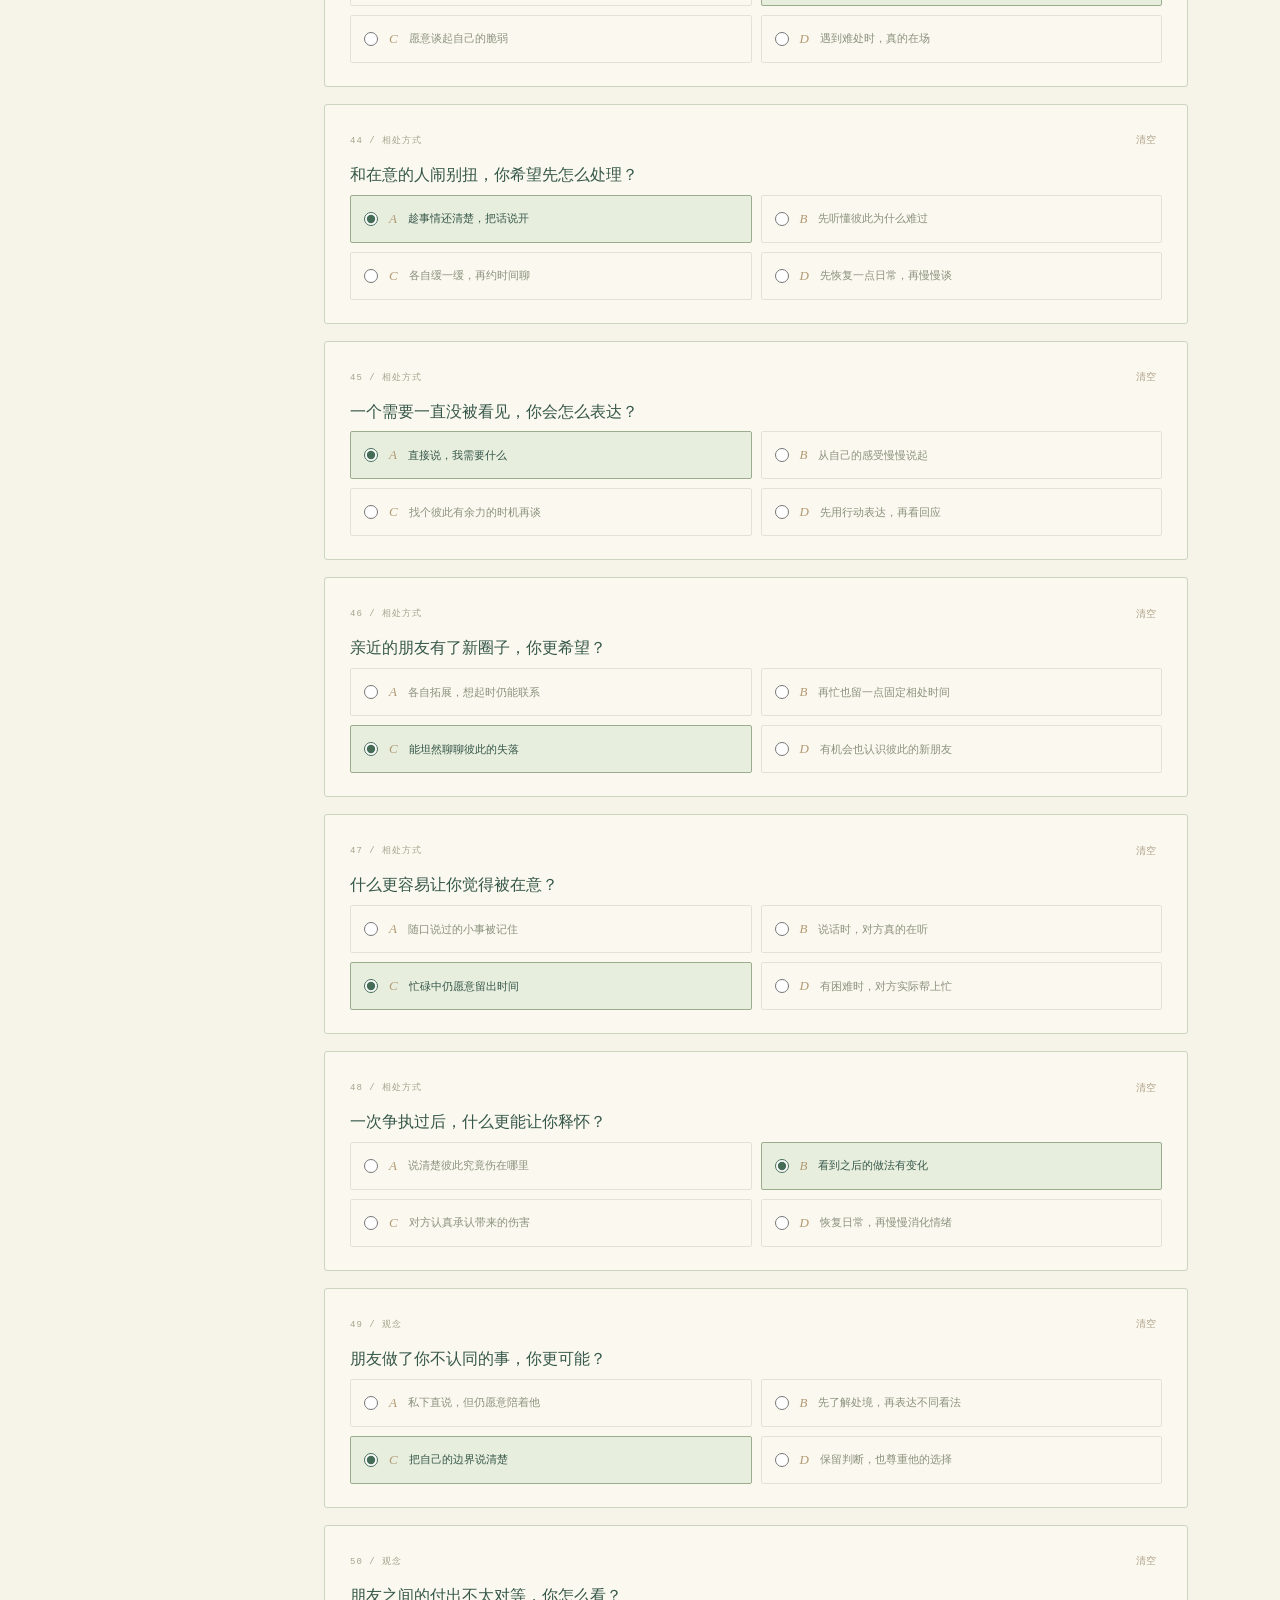
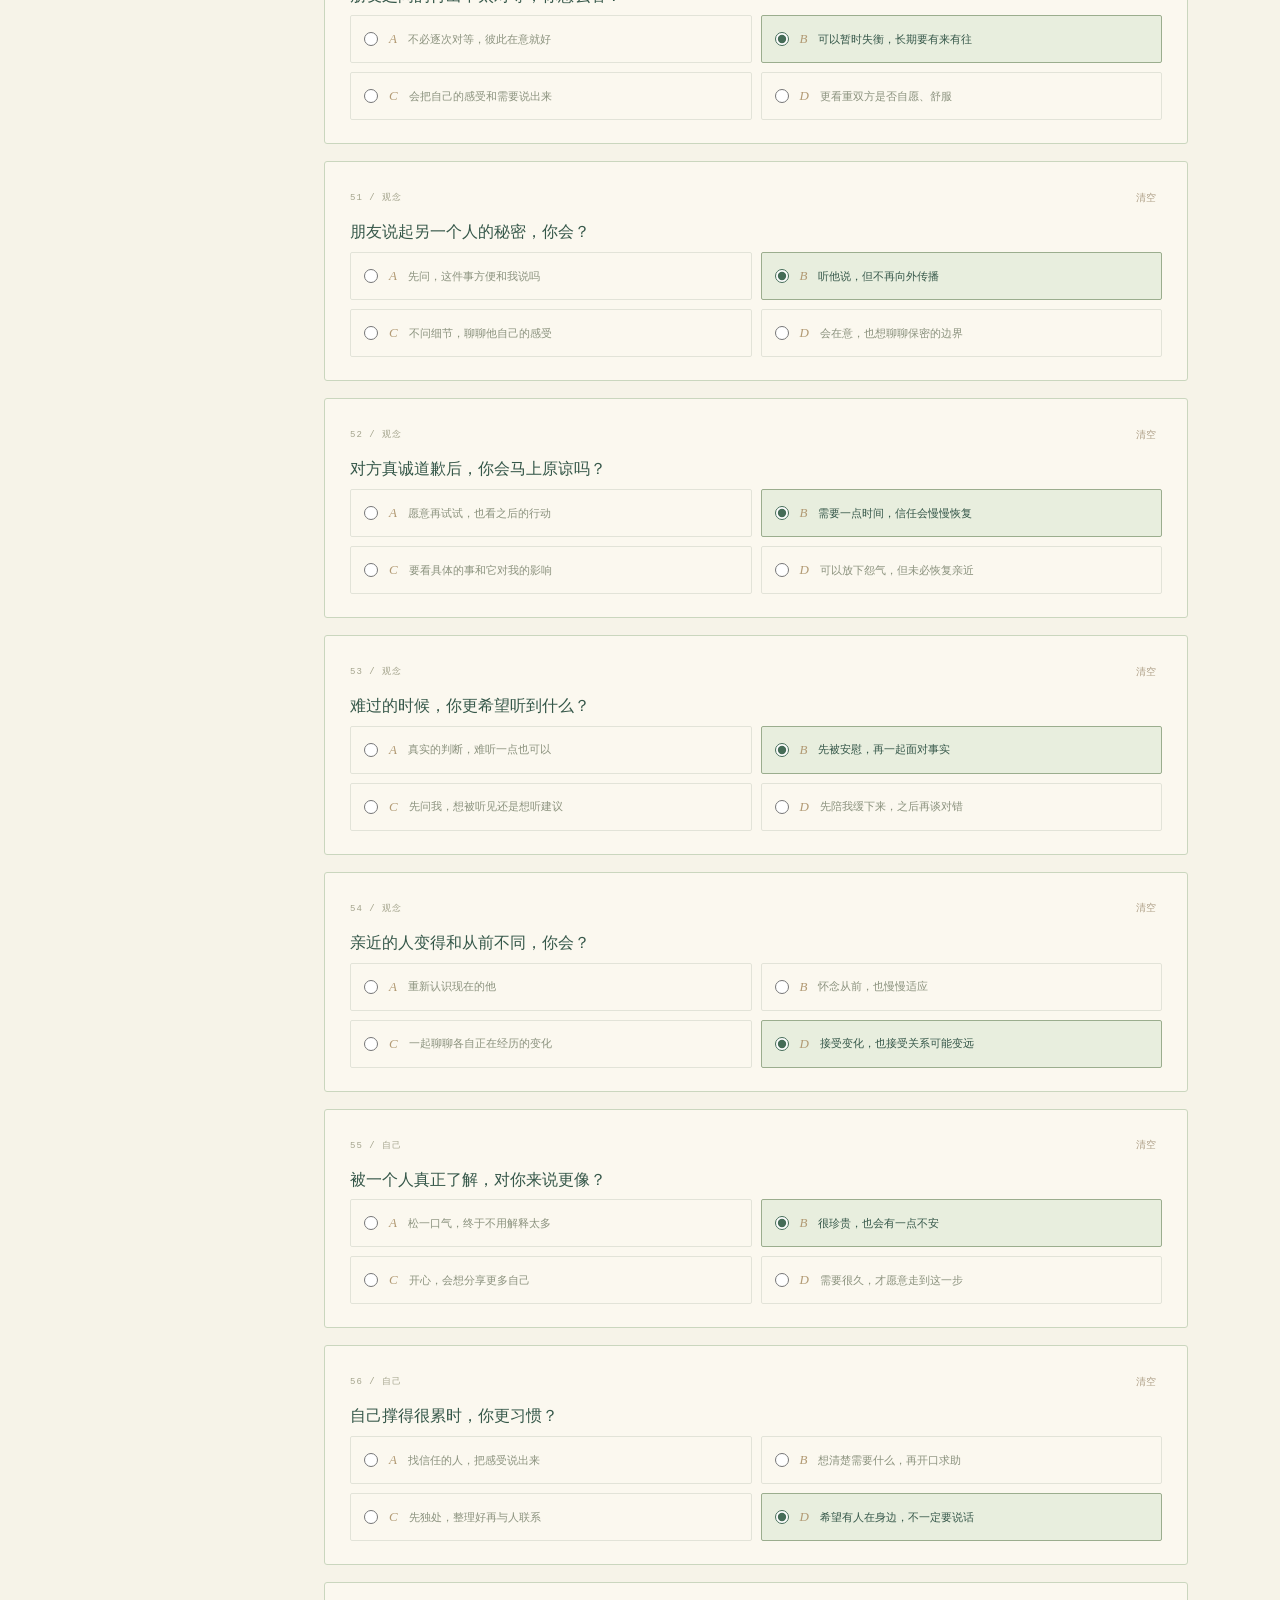
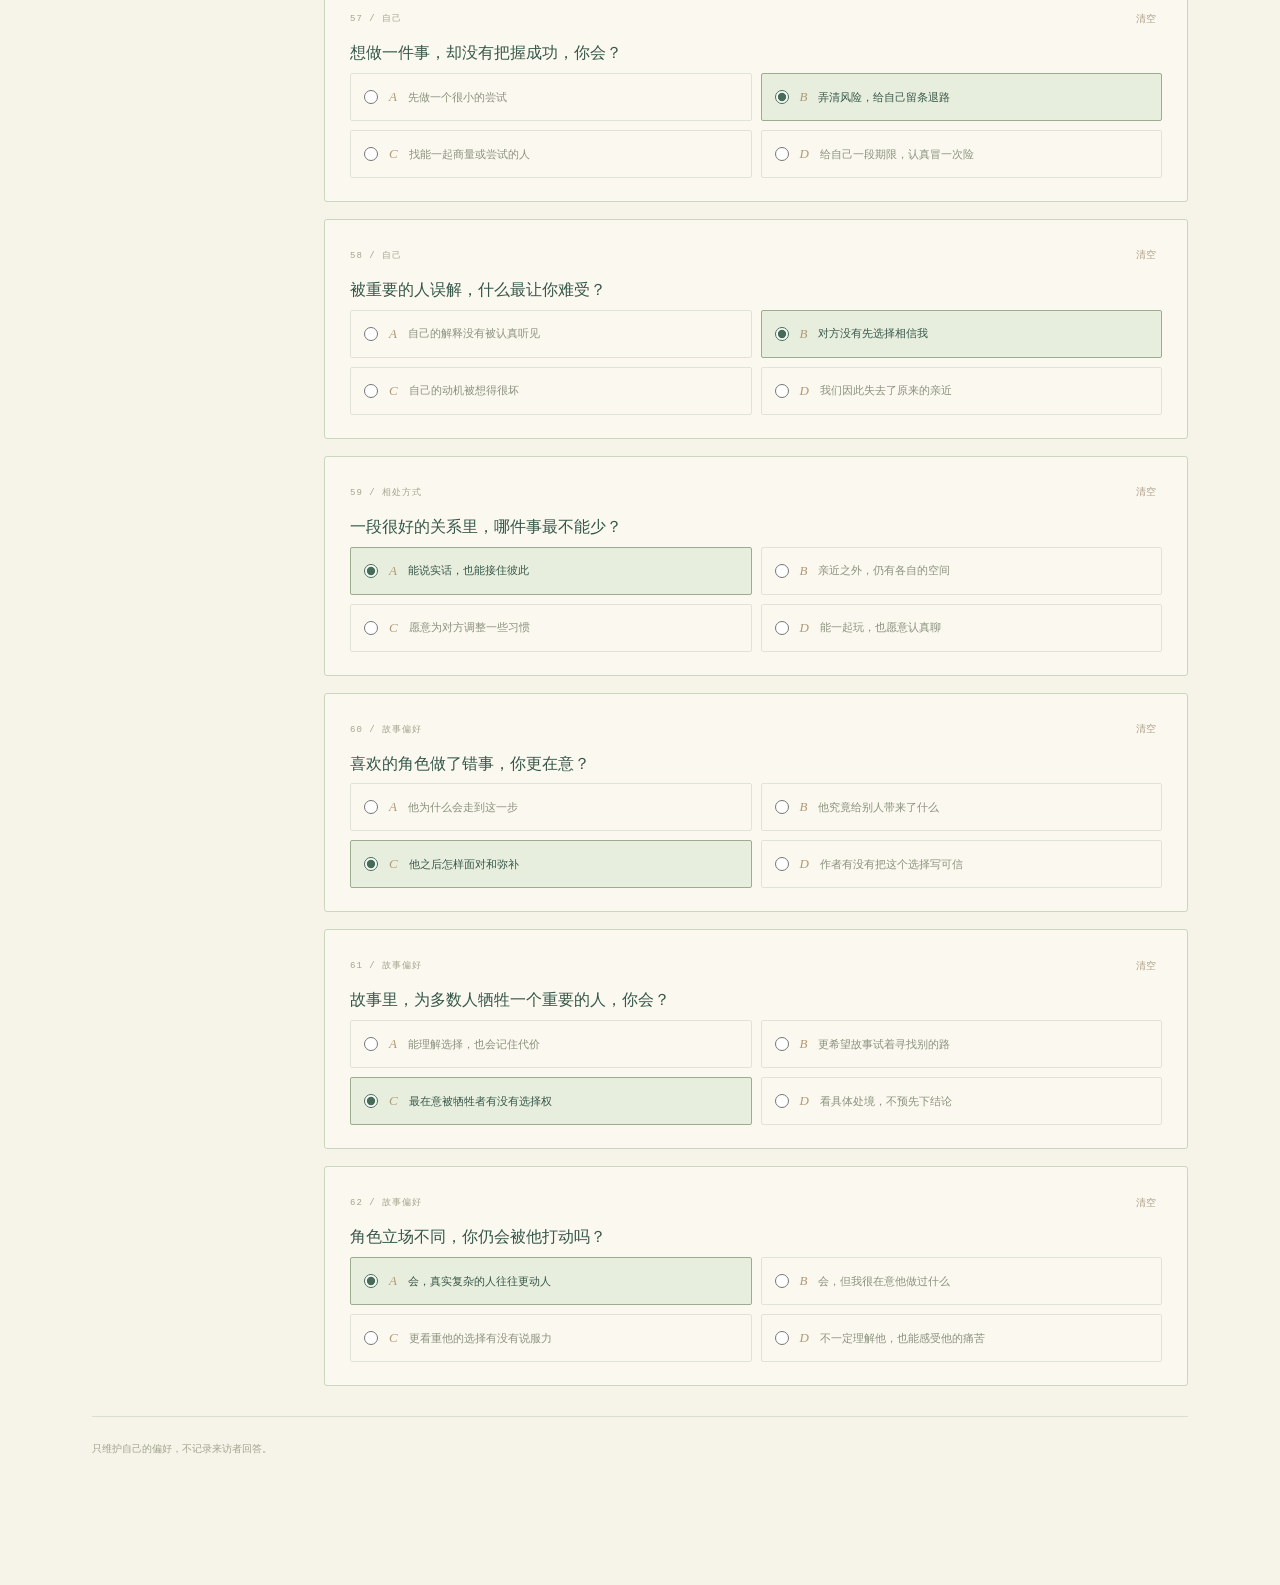
<file: tools/answers.html>
<!doctype html>
<html lang="zh-CN">
<head>
  <meta charset="UTF-8"><meta name="viewport" content="width=device-width, initial-scale=1">
  <title>我的答案 · 苏的鱼干</title>
  <meta name="robots" content="noindex,nofollow">
  <link rel="stylesheet" href="./answers.css">
  <script src="../assets/owner-answers.js" defer></script>
  <script src="../assets/connection-data.js" defer></script>
  <script src="./answers.js" defer></script>
</head>
<body>
  <header class="editor-header"><a href="../index.html#contact">苏的鱼干 <span>↗ 回主页</span></a><span class="header-label">FOR MYSELF / 偏好设置</span></header>
  <main>
    <section class="intro"><div><span class="eyebrow">THE OTHER HALF OF THE CONVERSATION</span><h1>先填好，我的这一半。</h1><p>这些选择用于合拍度计算，结果页不会展示你的答案。<br>随时回来修改，不用改代码。</p></div><div class="completion"><span id="count">0</span><span class="count-total">/ —</span><small>已填写</small></div></section>
    <section class="save-panel" aria-label="保存答案"><div><strong id="save-state">正在读取答案…</strong><p id="save-explanation">选择后会在此浏览器自动保存草稿。保存到答案文件后，刷新主页即可生效。</p></div><div class="save-actions"><button type="button" id="save-file" class="primary">保存到答案文件 ↗</button><button type="button" id="download-file">下载答案文件 ↓</button><label class="import-label">导入已有答案<input type="file" id="import-file" accept=".js,.json"></label></div></section>
    <div class="file-help"><span>答案文件：<code>assets/owner-answers.js</code>。下载后用同名文件替换它，再提交到 GitHub。</span><button id="restore-draft" type="button" hidden>恢复本地草稿</button><button id="restore-file" type="button">恢复为文件中的答案</button></div>
    <p id="editor-status" role="status" aria-live="polite"></p>
    <div class="editor-layout"><aside class="editor-sidebar"><nav aria-label="按主题查看" id="categories"></nav><div class="editor-tip"><span>01 / 选自己的答案</span><span>02 / 保存到文件</span><span>03 / 刷新主页，查看真实合拍度</span><p>暂不想填的题可以留空，主页会保留预览提示。即使某个大类不喜欢，也可以预先填写它的细分题。</p></div></aside><section class="question-list" id="questions" aria-label="本人偏好问题"></section></div>
    <footer class="editor-footer"><span>只维护自己的偏好，不记录来访者回答。</span><span id="draft-time"></span></footer>
  </main>
  <div class="editor-dock"><div><span id="dock-count">0 / — 已选</span><progress id="dock-progress" max="1" value="0" aria-label="本人偏好填写进度"></progress></div><button type="button" id="back-top">回到顶部 ↑</button><button type="button" id="dock-save" class="primary">保存答案 ↗</button></div>
  <dialog id="confirm-dialog"><form method="dialog"><h2 id="confirm-title">恢复文件中的答案？</h2><p id="confirm-copy">当前草稿将被文件中保存的版本替换。</p><div><button value="cancel">取消</button><button value="confirm" class="primary">确认恢复</button></div></form></dialog>
</body>
</html>
</file>
<file: assets/styles.css>
:root {
  --paper: #f2f0e9; --ink: #262824; --muted: #73776e; --line: #26282424;
  --blue: #3451ce; --orange: #ee6748; --surface: #f2f0e9;
  --sans: 'Inter','PingFang SC','Microsoft YaHei','Noto Sans CJK SC',sans-serif;
  --mono: 'SFMono-Regular',Consolas,'Liberation Mono',monospace;
  --ease: cubic-bezier(.19,1,.22,1); color-scheme: light;
}
* { box-sizing: border-box; }
html,body { margin: 0; width: 100%; height: 100%; }
body { overflow: hidden; background: var(--surface); color: var(--ink); font-family: var(--sans); -webkit-font-smoothing: antialiased; transition: background .8s ease; }
html[data-view=about] { --surface: #eaf0e7; }
html[data-view=xiaoyu] { --surface: #e9edf5; }
html[data-view=contact] { --surface: #f2f0db; }
button,a { -webkit-tap-highlight-color: transparent; }
button { font: inherit; color: inherit; background: none; border: 0; padding: 0; cursor: pointer; }
a { color: inherit; text-decoration: none; }
h1,h2,h3,p { margin: 0; }
button:focus-visible,a:focus-visible,section:focus-visible { outline: 2px solid var(--blue); outline-offset: 7px; }
section:focus:not(:focus-visible) { outline: none; }
[hidden] { display: none !important; }
::selection { background: #f7a78c; color: #292e22; }
.mono { font-family: var(--mono); font-size: 9px; font-weight: 400; letter-spacing: 1.2px; }
.status-dot { display: inline-block; height: 5px; width: 5px; border-radius: 50%; background: #7c8f65; margin-right: 8px; vertical-align: 2px; box-shadow: 0 0 0 4px #7c8f650d; }
.skip-link { position: fixed; top: -80px; left: 20px; z-index: 200; background: var(--ink); color: white; padding: 12px 20px; }
.skip-link:focus { top: 15px; }
.site-header { height: 82px; display: flex; align-items: center; justify-content: space-between; padding: 0 48px; position: relative; z-index: 70; }
.brand { display: flex; align-items: center; gap: 11px; font-size: 16px; font-weight: 700; letter-spacing: -.4px; }
.brand-fish { width: 36px; height: 25px; transform: rotate(-14deg); transition: transform .5s var(--ease); }
.brand:hover .brand-fish { transform: rotate(12deg) translateX(-4px); }
.brand-dot { color: var(--orange); font-size: 10px; align-self: flex-start; margin-left: -7px; margin-top: 1px; }
.header-note { font-size: 11px; letter-spacing: 1px; color: #6e7468; }
.index-toggle { display: flex; align-items: center; gap: 14px; font-size: 12px; }
.rolling-words { display: block; height: 20px; overflow: hidden; line-height: 20px; }
.rolling-words>span { display: block; transition: transform .5s var(--ease); }
.rolling-link:hover .rolling-words>span { transform: translateY(-100%); }
.index-symbol { display: block; font-size: 24px; font-weight: 300; transition: transform .55s var(--ease); }
.index-toggle[aria-expanded=true] .index-symbol { transform: rotate(135deg); }
.scenes { position: relative; height: calc(100dvh - 162px); overflow: hidden; }
.scene { position: absolute; inset: 0; padding: 26px 48px 22px; overflow: hidden; }
.scene-kicker { display: flex; align-items: center; justify-content: space-between; font-size: 10px; color: #697062; letter-spacing: .6px; height: 23px; }
.scene-kicker .mono { color: #878d7d; font-size: 8px; }
.name-composition { position: relative; margin-top: 23px; padding-bottom: 36px; }
.name-prelude { font-size: 12px; letter-spacing: 1px; padding-left: 6px; margin-bottom: 15px; color: #6a7162; }
.kinetic-name { display: flex; justify-content: flex-start; align-items: baseline; font-size: clamp(100px,19.6vw,300px); line-height: 1.06; font-weight: 900; letter-spacing: -.09em; user-select: none; white-space: nowrap; position: relative; padding-left: 0; }
.name-glyph { display: inline-block; position: relative; touch-action: none; will-change: transform; transform-origin: center 64%; cursor: grab; -webkit-text-stroke: 1px currentColor; }
.name-glyph:nth-child(2) { color: var(--blue); }
.name-glyph:active { cursor: grabbing; }
.name-spark { font-size: .37em; color: var(--orange); margin-left: .19em; align-self: flex-start; margin-top: -.1em; display: inline-block; line-height: 1; animation: star-turn 32s linear infinite; }
.name-annotation { display: block; font-family: Georgia,'Times New Roman',serif; font-style: italic; font-size: clamp(19px,2.2vw,31px); letter-spacing: -1px; color: var(--blue); transform: rotate(-4deg); transform-origin: left; margin-left: 6px; margin-top: 13px; }
.name-instruction { position: absolute; bottom: 22px; right: 14px; font-size: 9px; color: #7e8575; display: flex; align-items: center; gap: 10px; transform: rotate(-6deg); }
.name-instruction>span { font-size: 30px; font-family: Georgia,serif; color: #a1a88f; }
.hello-bottom { display: flex; justify-content: space-between; align-items: flex-end; gap: 40px; margin-top: 12px; }
.hello-statement { font-size: clamp(15px,1.6vw,23px); letter-spacing: -.5px; font-weight: 400; line-height: 1.65; padding-bottom: 12px; color: #525a4b; }
.hello-statement em { font-style: normal; color: #929a85; }
.hello-portals { display: flex; gap: 14px; width: 58%; max-width: 710px; }
.portal { position: relative; flex: 1; min-height: 174px; padding: 19px 21px; border: 1px solid var(--line); overflow: hidden; border-radius: 3px; transition: transform .65s var(--ease),background .45s,color .45s; }
.about-portal { background: #e5e9dd; transform: rotate(-2deg); }
.pet-portal { background: #dce3ee; transform: rotate(2deg); }
.portal:hover { transform: translateY(-8px) rotate(0); background: #e1e5d1; }
.pet-portal:hover { background: #d0dbed; }
.portal-number { display: block; font-size: 7px; letter-spacing: 1px; color: #737d67; }
.portal-title { display: block; font-size: 23px; line-height: 1.4; letter-spacing: -.5px; margin-top: 17px; }
.portal-arrow { position: absolute; right: 20px; top: 18px; font-size: 27px; font-weight: 300; transition: transform .5s var(--ease); }
.portal:hover .portal-arrow { transform: rotate(45deg); }
.portal-footnote { display: block; font-size: 8px; color: #7c8671; margin-top: 13px; letter-spacing: .5px; }
.pet-teaser { position: absolute; right: 15px; width: 105px; height: 155px; bottom: -3px; pointer-events: none; transform: rotate(-3deg); }
.pet-teaser canvas { width: 100%; height: 100%; }
.teaser-fallback { position: absolute; width: 100%; height: 100%; object-fit: contain; inset: 0; }
.scene-about { padding-bottom: 32px; }
.about-composition { display: grid; grid-template-columns: 1.1fr 1fr; height: calc(100% - 58px); align-items: center; gap: 10%; }
.word-selector { display: flex; flex-direction: column; align-items: flex-start; }
.about-word { display: flex; align-items: center; gap: 20px; line-height: 1.2; position: relative; color: #a4ad9b; width: 100%; max-width: 550px; padding: 6px 0; transition: color .5s; text-align: left; }
.word-index { font-size: 8px; align-self: flex-start; margin-top: 20px; color: #86957a; }
.word-letters { display: block; font-size: clamp(62px,8.9vw,135px); font-weight: 800; letter-spacing: -.09em; transform-origin: left center; transition: transform .7s var(--ease); }
.word-sign { display: block; font-size: 37px; margin-left: auto; opacity: 0; transform: translateX(-20px) rotate(-15deg); transition: opacity .4s,transform .7s var(--ease); color: var(--orange); }
.about-word:hover { color: #6e825e; }
.about-word:hover .word-letters { transform: translateX(12px) skewY(-2deg); }
.about-word.is-selected { color: #304a2e; }
.about-word.is-selected .word-sign { opacity: 1; transform: translateX(0) rotate(0); }
.about-word.is-selected .word-letters { transform: translateX(15px); }
.about-story { position: relative; align-self: center; padding-top: 20px; max-width: 440px; }
.story-symbol { position: relative; width: 85px; height: 75px; margin-bottom: 35px; transform: rotate(-10deg); }
.story-symbol svg { width: 100%; height: 100%; fill: none; stroke: var(--orange); stroke-width: 2.3; stroke-linecap: round; stroke-linejoin: round; overflow: visible; }
.story-symbol path { stroke-dasharray: 520; stroke-dashoffset: 0; }
.story-eyebrow { color: #7d8e70; font-size: 8px; margin-bottom: 17px; }
.about-story h2 { font-size: clamp(26px,3.2vw,46px); font-weight: 500; letter-spacing: -1.2px; line-height: 1.5; }
.story-body { font-size: 12px; line-height: 2.2; color: #6f7d65; margin-top: 24px; }
.story-note { display: flex; align-items: center; gap: 13px; margin-top: 25px; font-size: 9px; color: #87957b; }
.note-line { width: 19px; border-top: 1px solid #aab79e; }
.underlined-link { display: inline-flex; align-items: center; gap: 15px; font-size: 10px; border-bottom: 1px solid #8a998466; padding: 8px 0; transition: color .3s,gap .4s; }
.underlined-link:hover { gap: 23px; color: var(--blue); }
.about-story .underlined-link { margin-top: 22px; }
.scene-aside { display: flex; justify-content: space-between; font-size: 9px; color: #85947a; align-items: center; }
.scene-aside .mono { font-size: 7px; }
.xiaoyu-composition { display: grid; grid-template-columns: 1fr 1.6fr .68fr; height: calc(100% - 34px); gap: 20px; align-items: center; }
.pet-description { padding-bottom: 15px; position: relative; z-index: 3; pointer-events: none; }
.pet-caption { font-size: 7px; color: #79869e; }
.pet-description h2 { font-size: clamp(42px,5.4vw,80px); letter-spacing: -.08em; font-weight: 800; line-height: 1.25; margin-top: 22px; white-space: nowrap; }
.pet-description h2>span { display: block; color: #3f5b93; }
.pet-description h2>i { color: var(--orange); font-style: normal; position: absolute; transform: translate(2em,-1.25em); }
.pet-description>p { font-size: 22px; line-height: 1.55; letter-spacing: -.7px; margin-top: 22px; color: #52647a; }
.project-context { font-size: 10px; line-height: 2.1; display: block; margin-top: 25px; color: #71819a; }
.pet-format { display: flex; gap: 5px; margin-top: 31px; pointer-events: auto; }
.pet-format button { font-size: 10px; border: 1px solid #b7c3d5; border-radius: 2px; padding: 10px 13px; color: #6b7c94; transition: background .3s,color .3s; }
.pet-format button[aria-pressed=true] { color: #eff3fa; background: #465f8d; border-color: #465f8d; }
.pet-format-note { display: block; color: #8594ab; font-size: 7px; margin-top: 11px; }
.pet-space { position: relative; height: 100%; min-width: 0; isolation: isolate; }
.pet-backtype { font-size: clamp(150px,18vw,265px); line-height: .95; font-weight: 900; color: transparent; -webkit-text-stroke: 1px #6c83aa2b; letter-spacing: -.1em; position: absolute; top: 10%; right: 16%; transform: rotate(-10deg); z-index: -1; pointer-events: none; }
.pet-floor { position: absolute; left: -10%; width: 120%; height: 32%; top: 54%; border: 1px solid #7d95bb21; border-radius: 50%; transform: rotate(-16deg); z-index: -1; }
.pet-actor { position: absolute; width: 330px; height: 470px; left: calc(50% - 165px); top: calc(52% - 235px); touch-action: none; cursor: grab; will-change: transform; -webkit-user-select: none; user-select: none; z-index: 2; }
.pet-actor:active { cursor: grabbing; }
.pet-actor canvas,.pet-static { width: 100%; height: 100%; display: block; object-fit: contain; pointer-events: none; }
.pet-static { position: absolute; inset: 0; }
.pet-ground-shadow { position: absolute; width: 50%; height: 15px; bottom: 4px; left: 25%; border-radius: 50%; background: #3d548b16; filter: blur(12px); z-index: -1; }
.pet-speech { position: absolute; top: 5%; left: 11%; font-size: 14px; line-height: 1.8; z-index: 3; padding: 16px 22px; background: #f9fafcba; border: 1px solid #d5deeb; border-radius: 12px 12px 12px 1px; box-shadow: 0 8px 20px #4e6d9205; pointer-events: none; transform: rotate(-3deg); }
.pet-speech>span { display: block; font-size: 9px; color: #8390a5; margin-top: 4px; }
.pet-coordinate { position: absolute; bottom: 19px; left: 10px; font-size: 7px; color: #8191ad; }
.pet-coordinate b { font-weight: 400; }
.drag-instruction { position: absolute; bottom: 49px; left: 50%; transform: translateX(-50%); white-space: nowrap; font-size: 9px; color: #8191aa; }
.reset-pet { position: absolute; bottom: 8px; right: 15px; width: 33px; height: 33px; font-size: 20px; color: #7e91b0; border: 1px solid #bac8de; border-radius: 50%; transition: transform .6s var(--ease); }
.reset-pet:hover { transform: rotate(-120deg); }
.pet-interaction { position: relative; z-index: 4; margin-top: 60px; }
.interaction-label { color: #7989a3; font-size: 7px; letter-spacing: .7px; }
.pet-actions { display: flex; flex-direction: column; gap: 10px; margin-top: 20px; }
.pet-actions button { font-size: 12px; padding: 14px 13px; border: 1px solid #bbc8db; border-radius: 2px; text-align: left; color: #526984; display: flex; align-items: center; gap: 12px; transition: transform .45s var(--ease),background .3s; }
.pet-actions button>span { font-size: 22px; width: 24px; color: #6e84a8; }
.pet-actions button:hover { background: #dce5f1; transform: translateX(-5px); }
.pet-actions button.is-current { border-color: #7c93b4; background: #dbe5f3; }
.pet-state { display: flex; align-items: baseline; font-size: 9px; line-height: 1.8; color: #6b7f9c; margin-top: 27px; }
.pet-state .status-dot { flex-shrink: 0; background: #8b9c7e; }
.pet-quiet-note { font-size: 7px; line-height: 1.9; color: #8192aa; margin-top: 12px; }
.pet-particles { position: absolute; inset: 0; pointer-events: none; z-index: 8; overflow: visible; }
.pet-particles>span { position: absolute; font-size: 23px; color: #ed8f95; }
.contact-composition { display: grid; grid-template-columns: 1.3fr 1fr; height: calc(100% - 23px); align-items: center; gap: 10%; }
.contact-heading { padding-bottom: 20px; }
.contact-heading>.mono { color: #8c8f70; font-size: 7px; }
.contact-heading h2 { font-family: Georgia,'Times New Roman',serif; font-style: italic; font-size: clamp(85px,12.2vw,190px); letter-spacing: -.09em; line-height: .96; font-weight: 400; margin-top: 34px; }
.contact-heading h2>span { display: block; transform-origin: left center; }
.hello-word { color: #747d44; }
.friend-word { color: #343c28; }
.friend-word>span { display: inline-block; font-style: normal; color: var(--orange); font-size: .35em; vertical-align: top; margin-left: 15px; margin-top: .1em; animation: star-turn 32s linear infinite; }
.contact-heading>p { font-size: 15px; margin-top: 41px; color: #767d5d; letter-spacing: -.2px; }
.contact-heading>p>span { color: #404b29; }
.contact-right { max-width: 430px; padding-top: 20px; }
.opener-picker>.mono { font-size: 8px; color: #949a78; }
.opener-tabs { display: flex; gap: 23px; margin-top: 22px; border-bottom: 1px solid #b3bb963f; }
.opener-tabs button { font-size: 11px; color: #8f967b; position: relative; padding: 0 0 12px; }
.opener-tabs button[aria-selected=true] { color: #47552d; }
.opener-tabs button:after { content: ''; position: absolute; left: 0; bottom: -1px; height: 2px; width: 100%; background: #758550; transform: scaleX(0); transform-origin: left; transition: transform .4s var(--ease); }
.opener-tabs button[aria-selected=true]:after { transform: scaleX(1); }
.opener-panel { position: relative; padding: 26px 0 0; }
.opener-quote { position: absolute; top: 5px; right: 6px; font: 85px Georgia,serif; color: #c2c9a2; line-height: 1; }
.opener-panel>p { font-size: 20px; line-height: 1.7; letter-spacing: -.5px; position: relative; color: #5a6743; min-height: 72px; }
.copy-opener { display: inline-flex; gap: 20px; font-size: 9px; color: #7c8964; margin-top: 16px; border-bottom: 1px solid #a9b68e; padding-bottom: 6px; }
.copy-opener:hover { color: #465c29; }
.contact-links { margin-top: 39px; }
.contact-label { display: block; font-size: 9px; color: #879375; margin-bottom: 9px; }
.contact-links>div { display: flex; justify-content: space-between; align-items: center; min-height: 44px; border-bottom: 1px solid #b3bb963f; font-size: 11px; color: #5f6c49; }
.contact-pending { color: #969e80; font-size: 9px; }
.contact-links a,.contact-links button { font-size: 10px; color: #506a33; }
.contact-footnote { display: block; margin-top: 16px; font-size: 8px; color: #8c9878; line-height: 1.8; }
.site-footer { position: relative; z-index: 60; height: 80px; padding: 0 48px; display: flex; align-items: center; justify-content: space-between; gap: 25px; }
.footer-time { font-size: 8px; letter-spacing: .5px; color: #838d77; width: 225px; }
.footer-time-dot { margin-inline: 6px; }
.scene-nav { display: flex; justify-content: center; align-items: center; gap: 3px; padding: 5px; border: 1px solid #26282429; border-radius: 40px; position: relative; background: #ffffff18; backdrop-filter: blur(10px); }
.scene-nav>a { display: flex; align-items: center; gap: 8px; padding: 13px 17px; font-size: 11px; color: #7b846e; border-radius: 25px; position: relative; z-index: 2; transition: color .35s; }
.nav-index { font-family: var(--mono); font-size: 7px; color: #a0a68e; }
.scene-nav a[aria-current] { color: #3f4b32; }
.nav-dot { display: none; }
.nav-active-line { position: absolute; height: calc(100% - 10px); top: 5px; left: 5px; width: 86px; border-radius: 30px; background: #fffdf6d1; box-shadow: 0 1px 4px #53653b0a; transition: transform .8s var(--ease),width .8s var(--ease); z-index: 1; }
.motion-toggle { display: flex; gap: 9px; align-items: center; color: #849078; justify-content: flex-end; width: 225px; font-size: 8px; }
.motion-indicator { display: flex; align-items: center; gap: 2px; height: 12px; }
.motion-indicator i { display: block; width: 1px; height: 8px; background: #849078; animation: equalizer 1.1s ease-in-out infinite alternate; }
.motion-indicator i:nth-child(2) { animation-delay: -.6s; }.motion-indicator i:nth-child(3) { animation-delay: -.25s; }
.site-index { position: fixed; inset: 82px 0 80px; background: #e5e9dd; z-index: 65; padding: 40px max(14%,48px); display: flex; flex-direction: column; justify-content: center; gap: 10px; }
.index-caption { color: #88977b; font-size: 8px; margin-bottom: 25px; }
.site-index>a { display: flex; align-items: center; gap: 25px; font-size: clamp(30px,5.6vw,78px); line-height: 1.35; font-weight: 750; letter-spacing: -3px; }
.site-index>a>.mono { align-self: flex-start; margin-top: 19px; font-size: 8px; color: #8e9b81; letter-spacing: 0; }
.site-index>a>span:last-child { margin-left: auto; color: #95a785; font-weight: 300; transition: transform .6s var(--ease),color .5s; }
.site-index>a:hover>span:last-child { color: var(--orange); transform: translate(8px,-8px); }
.scene-wipe { position: fixed; inset: 82px 0 80px; z-index: 80; pointer-events: none; overflow: hidden; display: flex; visibility: hidden; }
.scene-wipe>span { flex: 1; height: 100%; background: #344f9c; transform: translateY(105%); margin-right: -1px; }
.scene-wipe>b { position: absolute; top: 50%; left: 50%; transform: translate(-50%,-50%); font-weight: 700; color: #f2f0e9; font-size: clamp(50px,10vw,150px); letter-spacing: -6px; opacity: 0; }
.pointer-follower { position: fixed; top: 0; left: 0; width: 42px; height: 42px; margin-left: -21px; margin-top: -21px; border: 1px solid #717d6159; border-radius: 50%; z-index: 150; pointer-events: none; opacity: 0; display: flex; align-items: center; justify-content: center; will-change: transform; transition: opacity .3s,width .4s,height .4s,margin .4s,background .3s,border-color .3s; }


.pointer-follower.is-down { background: #e9bb8429; }
.toast { position: fixed; bottom: 103px; left: 50%; transform: translateX(-50%); padding: 13px 20px; background: #2e3e25; color: #f2f3e9; border-radius: 4px; font-size: 11px; z-index: 130; max-width: calc(100% - 40px); text-align: center; line-height: 1.7; }
@keyframes star-turn { to { transform: rotate(360deg); } }
@keyframes equalizer { from { transform: scaleY(.45); } to { transform: scaleY(1.15); } }
@media(min-width:1600px) { .site-header,.site-footer { padding-inline: 65px; }.scene { padding-inline: 65px; }.name-composition { margin-top: 4vh; }.hello-bottom { margin-top: 2vh; }.portal { min-height: 205px; padding: 24px; }.portal-title { font-size: 28px; }.pet-actor { width: 335px; height: 480px;left: calc(50% - 167px);top: calc(52% - 240px); }.pet-speech { top: 8%; }.pet-teaser { height: 180px;width: 130px; } }
@media(max-height:850px) and (min-width:901px) { .site-header { height: 68px; }.site-footer { height: 70px; }.scenes { height: calc(100dvh - 138px); }.site-index,.scene-wipe { inset-block: 68px 70px; }.scene { padding-top: 15px; }.name-composition { margin-top: 12px;padding-bottom: 21px; }.kinetic-name { font-size: min(18vw,220px); }.name-prelude { margin-bottom: 5px; }.name-annotation { font-size: 24px;margin-top: 5px; }.name-instruction { bottom: 13px; }.hello-bottom { margin-top: 0; }.portal { min-height: 145px;padding: 14px 18px; }.portal-title { margin-top: 10px;font-size: 21px; }.portal-footnote { margin-top: 8px; }.pet-teaser { height: 132px;width: 90px; }.about-word .word-letters { font-size: min(8.2vw,110px); }.story-symbol { height: 55px;width: 65px;margin-bottom: 17px; }.about-story h2 { font-size: 34px; }.story-body { margin-top: 16px;font-size: 11px; }.story-note { margin-top: 17px; }.pet-actor { height: 340px;width: 245px;left: calc(50% - 122px);top: calc(52% - 170px); }.pet-speech { font-size: 12px;padding: 12px 17px;top: 4%; }.pet-description h2 { font-size: 59px;margin-top: 16px; }.pet-description>p { font-size: 19px;margin-top: 16px; }.project-context { margin-top: 18px; }.pet-format { margin-top: 22px; }.contact-heading h2 { font-size: min(11vw,153px);margin-top: 22px; }.contact-heading>p { margin-top: 28px; }.contact-right { padding-top: 6px; }.contact-links { margin-top: 25px; } }
@media(max-width:1100px) { .site-header,.site-footer { padding-inline: 30px; }.scene { padding-inline: 30px; }.header-note { font-size: 10px; }.hello-portals { width: 63%; }.portal { padding-inline: 16px; }.portal-title { font-size: 21px; }.pet-teaser { width: 85px;right: 4px; }.about-composition { gap: 7%;grid-template-columns: 1.1fr 1fr; }.word-selector { padding-right: 5px; }.word-sign { font-size: 28px; }.about-story h2 { font-size: 34px; }.story-body { font-size: 11px; }.xiaoyu-composition { grid-template-columns: 1fr 1.5fr .7fr;gap: 12px; }.pet-description h2 { font-size: 57px; }.pet-description>p { font-size: 19px; }.pet-actor { width: 245px;height: 355px;left: calc(50% - 122px);top: calc(53% - 177px); }.pet-caption { font-size: 5px; }.project-context { font-size: 9px; }.pet-actions button { font-size: 11px;padding-inline: 9px;gap: 7px; }.pet-actions button>span { font-size: 19px;width: 20px; }.pet-backtype { font-size: 200px; }.pet-speech { left: 0;font-size: 12px; }.pet-state { font-size: 8px; }.pet-quiet-note { font-size: 6px; }.pet-format button { font-size: 9px;padding: 9px; }.pet-format-note { font-size: 6px; }.footer-time,.motion-toggle { width: 180px; }.footer-time { font-size: 7px; }.scene-nav>a { padding-inline: 13px;font-size: 10px; }.contact-composition { gap: 6%;grid-template-columns: 1.15fr 1fr; }.opener-panel>p { font-size: 17px; }.contact-heading h2 { font-size: 12vw; } }
@media(max-width:900px) { .site-header { height: 70px; }.site-footer { height: 78px; }.scenes { height: calc(100dvh - 148px); }.scene-wipe,.site-index { inset-block: 70px 78px; }.name-composition { margin-top: 6vh; }.kinetic-name { font-size: 20vw; }.name-instruction { font-size: 8px;bottom: 12px;right: 0; }.hello-bottom { margin-top: 5vh;gap: 22px; }.hello-statement { font-size: 17px; }.hello-portals { width: 62%;gap: 12px; }.portal { min-height: 157px;padding: 15px 13px; }.portal-title { font-size: 18px;margin-top: 15px; }.portal-arrow { right: 11px;top: 13px;font-size: 22px; }.portal-number { font-size: 6px;letter-spacing: .5px; }.portal-footnote { font-size: 6px; }.pet-teaser { width: 70px;height: 126px;right: 1px;bottom: 0; }.name-annotation { margin-top: 12px;font-size: 25px; }.footer-time { width: auto;font-size: 6px; }.footer-time-dot,.footer-time-dot~span { display: none; }.footer-time { font-size: 0; }.footer-time>#local-time { font-size: 8px; }.motion-toggle { width: auto; }.motion-label { display: none; }.scene-nav>a { gap: 5px;padding: 13px 12px; }.scene-nav { margin-left: auto;margin-right: auto; }.about-composition { gap: 6%; }.word-letters { font-size: 9vw; }.word-index { margin-top: 11px; }.word-sign { font-size: 23px; }.about-word { gap: 12px; }.about-story h2 { font-size: 29px; }.story-symbol { width: 70px;height: 60px;margin-bottom: 28px; }.story-body { font-size: 10px; }.story-note { font-size: 8px;line-height: 1.8; }.scene-aside .mono { display: none; }.xiaoyu-composition { grid-template-columns: 1fr 1.5fr;gap: 5px; }.pet-description h2 { font-size: 55px; }.pet-interaction { position: absolute;bottom: 32px;left: 30px;right: 30px;margin: 0;display: flex;align-items: center;gap: 20px; }.interaction-label,.pet-quiet-note { display: none; }.pet-actions { flex-direction: row;margin: 0;gap: 7px; }.pet-actions button { padding: 8px 12px;font-size: 10px;gap: 5px; }.pet-state { margin: 0;font-size: 8px; }.pet-space { height: calc(100% - 60px);align-self: start; }.pet-actor { width: 230px;height: 335px;left: calc(50% - 115px);top: calc(54% - 167px); }.drag-instruction { bottom: 15px;font-size: 8px; }.pet-coordinate { bottom: -10px; }.reset-pet { bottom: -20px; }.project-context { font-size: 9px; }.pet-description { padding-bottom: 80px; }.pet-speech { font-size: 11px;top: 8%;left: -5px;padding: 12px 15px; }.pet-speech>span { font-size: 8px; }.contact-composition { grid-template-columns: 1fr 1fr;gap: 9%; }.contact-heading h2 { font-size: 13vw; }.contact-heading>p { font-size: 12px;line-height: 1.9; }.contact-heading>.mono { font-size: 5px; }.contact-right { padding-top: 0; }.opener-tabs { gap: 19px; }.opener-tabs button { font-size: 10px; }.opener-panel>p { font-size: 16px; }.contact-links { margin-top: 26px; } }
@media(max-width:600px) {
 .site-header { height: 65px;padding-inline: 21px; }.brand { font-size: 14px;gap: 8px; }.brand-fish { width: 28px;height: 22px; }.brand-dot { font-size: 8px;margin-left: -5px; }.header-note { display: none; }.index-toggle { font-size: 11px;gap: 8px; }.index-symbol { font-size: 23px; }
 .scenes { height: calc(100dvh - 143px); }.scene { padding: 19px 21px 22px;overflow-y: auto;overscroll-behavior: contain;scrollbar-width: none; }.scene::-webkit-scrollbar { display: none; }.scene-kicker { font-size: 8px;letter-spacing: .2px;height: 20px; }.scene-kicker .mono { font-size: 5px;letter-spacing: .5px; }
 .scene-hello { display: flex;flex-direction: column; }.name-composition { margin-top: clamp(35px,7vh,70px);padding-bottom: 38px; }.name-prelude { font-size: 10px; margin-bottom: 20px;padding-left: 2px; }.kinetic-name { font-size: 23vw;letter-spacing: -.12em;margin-left: -4px; }.name-glyph { -webkit-text-stroke: .8px currentColor; }.name-spark { position: absolute;font-size: 39px;top: -45px;right: 9px; }.name-annotation { margin-left: 0;font-size: 24px;letter-spacing: -.7px;margin-top: 19px; }.name-instruction { bottom: 1px;font-size: 7px;right: 7px;transform: rotate(-5deg);gap: 5px; }.name-instruction>span { font-size: 22px; }
 .hello-bottom { display: flex;flex-direction: column;align-items: stretch;gap: 24px;margin-top: auto;padding-top: 20px; }.hello-statement { font-size: 16px;line-height: 1.7;padding-bottom: 0; }.hello-statement>br:last-of-type { display: none; }.hello-portals { width: 100%;gap: 11px;max-width: none; }.portal { min-height: 150px;padding: 15px 13px; }.portal-title { font-size: 19px;line-height: 1.45;margin-top: 15px; }.portal-arrow { font-size: 24px;top: 11px;right: 10px; }.portal-number { font-size: 5px;letter-spacing: .4px; }.portal-footnote { font-size: 6px;letter-spacing: .2px;margin-top: 13px; }.pet-teaser { height: 130px;width: 72px;right: -3px;bottom: -5px; }
 .site-footer { padding: 0 21px;height: 78px;gap: 13px; }.footer-time { display: none; }.motion-toggle { position: absolute;right: 22px;top: -25px;display: none; }.scene-nav { width: 100%;padding: 4px;gap: 0;justify-content: space-between;margin: 0; }.scene-nav>a { flex: 1;justify-content: center;gap: 5px;padding: 13px 7px;font-size: 10px;white-space: nowrap; }.nav-index { font-size: 6px; }.nav-active-line { top: 4px;left: 4px;height: calc(100% - 8px); }.site-index,.scene-wipe { inset-block: 65px 78px; }.site-index { padding: 30px 27px;gap: 24px; }.site-index>a { font-size: 43px;letter-spacing: -2px;gap: 15px; }.site-index>a>.mono { margin-top: 12px;font-size: 7px; }.index-caption { font-size: 6px;letter-spacing: .6px;margin-bottom: 13px; }.scene-wipe>b { font-size: 64px;letter-spacing: -3px; }
 .scene-about { display: flex;flex-direction: column; }.about-composition { display: flex;flex-direction: column;align-items: stretch;gap: 22px;height: auto;flex: 1;justify-content: center; }.word-selector { flex-direction: row;align-items: center;gap: 15px;padding-right: 0;margin-top: 23px; }.about-word { display: flex;flex-direction: column;align-items: flex-start;gap: 8px;width: auto;flex: 1;padding: 0; }.word-index { font-size: 6px;margin-top: 0; }.word-letters { font-size: 47px;letter-spacing: -.1em;line-height: 1.3; }.word-sign { display: none; }.about-word.is-selected .word-letters { transform: translateY(-2px);color: #34553b; }.about-word.is-selected .word-index { color: var(--orange); }.about-word:hover .word-letters { transform: translateY(-3px); }
 .about-story { padding-top: 0;max-width: none;align-self: stretch;position: relative;margin-top: 5px;padding-bottom: 15px; }.story-symbol { position: absolute;right: 7px;top: 26px;width: 65px;height: 65px; }.story-eyebrow { font-size: 7px;margin-bottom: 16px;margin-top: 17px; }.about-story h2 { font-size: 30px;line-height: 1.5;letter-spacing: -.7px;max-width: 260px; }.story-body { font-size: 11px;line-height: 2.2;margin-top: 18px; }.story-note { font-size: 8px;margin-top: 20px; }.about-story .underlined-link { margin-top: 15px;font-size: 10px; }.scene-aside { font-size: 8px;padding-top: 12px; }
 .scene-xiaoyu { padding-top: 14px;padding-bottom: 17px; }.scene-xiaoyu>.scene-kicker { font-size: 7px; }.xiaoyu-composition { display: grid;grid-template-columns: 1fr;grid-template-rows: auto minmax(285px,1fr) auto;min-height: calc(100% - 23px);height: auto;gap: 0; }.pet-description { padding: 12px 0 0;pointer-events: auto;display: grid;grid-template-columns: 1fr auto;column-gap: 9px;align-items: center; }.pet-caption { display: none; }.pet-description h2 { grid-column: 1;margin-top: 0;font-size: 39px;line-height: 1.3;letter-spacing: -2px; }.pet-description h2>span { display: inline; }.pet-description h2>i { position: static;transform: none;margin-left: -2px; }.pet-description>p { font-size: 11px;line-height: 1.7;letter-spacing: 0;margin-top: 8px;grid-column: 1; }.pet-description>p>br { display: none; }.project-context { display: none; }.pet-format { grid-column: 2;grid-row: 1 / span 2;flex-direction: column;gap: 4px;margin: 0; }.pet-format button { font-size: 8px;padding: 8px 10px; }.pet-format-note { display: none; }
 .pet-space { height: 100%;min-height: 295px;align-self: stretch;margin-top: 8px; }.pet-backtype { font-size: 160px;line-height: .9;top: 5%;right: 13%; }.pet-floor { top: 62%;height: 30%;width: 100%;left: 0; }.pet-actor { width: 208px;height: 284px;left: calc(50% - 104px);top: calc(52% - 142px); }.pet-speech { top: 8px;left: 0;font-size: 10px;padding: 9px 13px;line-height: 1.6; }.pet-speech>span { font-size: 7px;margin-top: 3px; }.drag-instruction { bottom: -2px;font-size: 7px; }.pet-coordinate { bottom: 17px;left: 0;font-size: 5px; }.reset-pet { width: 27px;height: 27px;bottom: 14px;right: 0;font-size: 17px; }
 .pet-interaction { position: relative;inset: auto;display: flex;flex-direction: column;align-items: stretch;gap: 9px;padding-top: 18px; }.pet-actions { display: flex;gap: 6px; }.pet-actions button { flex: 1;font-size: 9px;padding: 8px;gap: 4px;justify-content: center; }.pet-actions button>span { font-size: 18px;width: 19px; }.pet-state { justify-content: center;font-size: 8px; }.pet-quiet-note { display: block;text-align: center;font-size: 6px;margin: 0; }.pet-quiet-note>br { display: none; }
 .scene-contact { display: flex;flex-direction: column; }.scene-contact>.scene-kicker>span:last-child { font-size: 6px; }.scene-contact .status-dot { width: 4px;height: 4px;vertical-align: 1px;margin-right: 5px; }.contact-composition { display: flex;flex-direction: column;gap: 23px;align-items: stretch;height: auto;padding-top: 25px; }.contact-heading { padding-bottom: 0;position: relative; }.contact-heading>.mono { font-size: 5px;letter-spacing: .7px; }.contact-heading h2 { font-size: 90px;line-height: .85;margin-top: 17px;letter-spacing: -7px; }.contact-heading h2>span { display: inline-block; }.friend-word { margin-left: 7px; }.friend-word>span { margin-left: 5px;font-size: 25px;position: absolute;top: -15px;right: -15px; }.contact-heading>p { font-size: 11px;line-height: 1.6;margin-top: 18px; }.contact-right { max-width: none; }.opener-picker>.mono { display: none; }.opener-tabs { margin-top: 2px;gap: 25px; }.opener-tabs button { padding-bottom: 10px;font-size: 10px; }.opener-panel { padding-top: 19px; }.opener-panel>p { font-size: 17px;min-height: 56px;line-height: 1.65; }.opener-quote { font-size: 60px;top: 1px; }.copy-opener { font-size: 8px;margin-top: 12px;gap: 16px; }.contact-links { margin-top: 22px; }.contact-label { font-size: 8px;margin-bottom: 6px; }.contact-links>div { min-height: 34px;font-size: 10px; }.contact-pending { font-size: 8px; }.contact-footnote { font-size: 7px;margin-top: 12px; }.toast { font-size: 10px;bottom: 92px; }
 .pointer-follower { display: none; }
}
@media(max-width:380px) { .name-annotation { font-size: 21px; }.portal-title { font-size: 17px; }.pet-teaser { width: 62px;height: 115px; }.portal { padding-inline: 11px; }.hello-statement { font-size: 14px; }.contact-heading h2 { font-size: 78px; }.word-letters { font-size: 43px; } }
@media(max-height:740px) and (max-width:600px) { .name-composition { margin-top: 24px; }.name-prelude { margin-bottom: 12px; }.hello-bottom { gap: 16px;padding-top: 12px; }.hello-statement { font-size: 14px; }.portal { min-height: 127px;padding-top: 12px; }.portal-title { margin-top: 9px;font-size: 17px; }.pet-teaser { height: 110px;width: 66px; }.portal-footnote { margin-top: 10px; }.word-selector { margin-top: 13px; }.about-composition { gap: 8px; }.story-body { margin-top: 12px; }.story-note { margin-top: 12px; }.about-story .underlined-link { margin-top: 9px; }.contact-composition { padding-top: 17px;gap: 18px; }.contact-heading h2 { font-size: 80px; }.contact-heading>p { margin-top: 15px; }.contact-links { margin-top: 16px; }.pet-space { min-height: 260px; }.pet-actor { height: 258px;width: 185px;left: calc(50% - 92px);top: calc(52% - 129px); }.xiaoyu-composition { grid-template-rows: auto minmax(260px,1fr) auto; }.pet-speech { font-size: 9px; }.pet-speech>span { font-size: 6px; } }
html[data-motion=reduced] *,html[data-motion=reduced] *::before,html[data-motion=reduced] *::after { animation-duration: .01ms !important; animation-iteration-count: 1 !important; transition-duration: .01ms !important; }
html[data-motion=reduced] .pointer-follower { display: none; }
@media(prefers-reduced-motion:reduce) { html:not([data-motion=full]) *,html:not([data-motion=full]) *::before,html:not([data-motion=full]) *::after { animation-duration: .01ms !important;animation-iteration-count: 1 !important;transition-duration: .01ms !important; } }
.scene-wipe { pointer-events: auto; }
@media(max-width:600px) { .site-footer { gap: 10px; }.scene-nav { width: auto; flex: 1; min-width: 0; }.motion-toggle { display: flex; position: static; width: 14px; flex-shrink: 0; }.scene-nav>a { padding-inline: 5px; } }

@media(max-width:600px){.friend-word>span{right:0}.brand-dot{font-size:18px;line-height:.6;margin-top:2px}}
</file>
<file: assets/experience.css>
/* Scroll choreography and the denser editorial layers. */
html{height:auto;scrollbar-width:none;scroll-snap-type:y proximity}html::-webkit-scrollbar{display:none}body{height:auto;overflow:visible;overflow-x:clip;transition:none}.scroll-story{position:relative;height:400dvh}.experience-shell{position:sticky;top:0;height:100dvh;overflow:clip}.scroll-stops{position:absolute;inset:0;pointer-events:none}.scroll-stops>i{position:absolute;left:0;width:1px;height:1px;scroll-snap-align:start}.scroll-stops>i:nth-child(1){top:0}.scroll-stops>i:nth-child(2){top:100dvh}.scroll-stops>i:nth-child(3){top:200dvh}.scroll-stops>i:nth-child(4){top:300dvh}html.scroll-locked{overflow:hidden}.scene{will-change:transform,opacity}.name-annotation{translate:calc(var(--scene-offset,0)*-38px) 0}.pet-backtype{translate:calc(var(--scene-offset,0)*-70px) 0}.hello-word{translate:calc(var(--scene-offset,0)*-48px) 0}.friend-word{translate:calc(var(--scene-offset,0)*-75px) 0}.scene-wipe{display:none}.header-note{position:absolute;left:50%;transform:translateX(-50%)}.current-work{margin-top:28px;padding:18px 0 0;border-top:1px solid #7e89752e;display:flex;align-items:center;gap:21px;color:#818d73;font-size:10px}.current-work>.mono{font-size:7px}.current-work>strong{font-size:13px;color:#596a48;font-weight:500}.current-work>span:nth-child(3){font-size:10px;line-height:1.9}.mini-flow{display:flex;align-items:center;gap:10px;margin-left:auto}.mini-flow>b{font:7px var(--mono);letter-spacing:.6px;color:#8c977f}.mini-flow>i{width:28px;border-top:1px solid #b6c1a9;position:relative}.mini-flow>i:after{content:'';position:absolute;left:0;top:-2px;width:3px;height:3px;border-radius:50%;background:#c99b6f;animation:flow-drift 3s linear infinite}.mini-flow>i:nth-of-type(2):after{animation-delay:-1.5s}.about-composition{height:calc(100% - 150px);gap:7%}.about-details{display:grid;grid-template-columns:repeat(3,1fr);gap:20px;border-top:1px solid #a6b69a44;padding-top:17px;margin-top:15px;margin-bottom:18px}.about-details>div{display:flex;gap:14px;align-items:center;font-size:10px;color:#7c8e6d}.detail-graphic{display:block;width:52px;height:28px;position:relative;flex-shrink:0}.detail-response{display:flex;align-items:center;gap:5px}.detail-response i{height:20px;width:7px;border:1px solid #a0b38c;animation:detail-wave 2.5s ease-in-out infinite}.detail-response i:nth-child(2){animation-delay:-.4s}.detail-response i:nth-child(3){animation-delay:-.9s}.detail-choice{border:1px solid #afbf9b;border-radius:30px;width:45px;height:23px;background:#b3c39c26}.detail-choice i{position:absolute;top:3px;left:3px;width:15px;height:15px;background:#a2b78a;border-radius:50%;animation:detail-toggle 7s ease-in-out infinite}.detail-presence i{position:absolute;inset:2px 14px;border:1px solid #a7b790;border-radius:50%;animation:presence 4s ease-in-out infinite}.detail-presence i:nth-child(2){inset:7px 19px;background:#a8ba9066;animation-delay:-2s}.story-body{font-size:13px}.about-story{max-width:510px}.pet-video{position:absolute;inset:0;width:100%;height:100%;object-fit:contain;opacity:0;pointer-events:none}.pet-video.is-visible{opacity:1}.pet-actor[data-renderer=webm] #pet-canvas{visibility:hidden}.pet-actor[data-renderer=desktop] .pet-video{visibility:hidden}.pet-speech{max-width:min(310px,90%);font-size:12px}.pet-interaction{margin-top:0}.xiaoyu-composition{grid-template-columns:.9fr 1.4fr 1fr;gap:22px}.pet-caption{font-size:6px}.pet-description h2{font-size:clamp(42px,4.9vw,74px)}.pet-description>p{font-size:20px}.project-context{font-size:11px}.pet-format-note{font-size:8px;line-height:1.8;max-width:240px}.pet-actions{flex-direction:row;gap:5px;margin-top:16px}.pet-actions button{flex:1;flex-direction:column;justify-content:center;gap:4px;font-size:9px;padding:9px 5px;text-align:center}.pet-actions button>span{font-size:20px;width:auto}.interaction-label{display:none}.pet-state{margin-top:15px;font-size:9px}.pet-quiet-note{font-size:8px;line-height:1.9;margin-top:10px}.capability-tabs{display:flex;gap:4px;justify-content:space-between;align-items:stretch;border-bottom:1px solid #94a7c350;padding-bottom:9px}.capability-tabs button{font-size:9px;line-height:1.7;padding:6px 5px;color:#8392aa;border-radius:3px;transition:background .3s,color .3s}.capability-tabs button[aria-selected=true]{background:#d6e1f1;color:#45658e}.capability-panel{position:relative;margin-top:15px;padding:17px 17px 14px;border:1px solid #c0cde0;border-radius:3px;background:#f7f9fc71}.capability-panel h3{font-size:16px;line-height:1.6;letter-spacing:-.4px;font-weight:500;color:#405e85;margin-bottom:16px}.demo-prompt{padding:9px 11px;border-radius:5px 5px 0 5px;font-size:11px;line-height:1.9;background:#dce5f1;color:#687f9f;max-width:95%;margin-left:auto}.demo-reply{font-size:12px;line-height:1.95;color:#4b668d;min-height:57px;margin-top:12px}.capability-steps{padding:13px 0 0;margin:12px 0 0;border-top:1px solid #c1cee050;display:flex;list-style:none;gap:5px;justify-content:space-between;counter-reset:step}.capability-steps li{font-size:7px;line-height:1.8;color:#91a0b7;position:relative;flex:1;padding-top:6px;counter-increment:step;border-top:2px solid #c2cde0;transition:border-color .4s,color .4s}.capability-steps li:before{content:'0' counter(step);display:block;font:6px var(--mono);margin-bottom:4px;color:#9babbe}.capability-steps li.is-active{color:#4d6d97;border-top-color:#7c98bd}.capability-steps li.is-done{color:#687f5e;border-top-color:#92a886}.capability-note{font-size:8px;line-height:1.9;color:#899ab0;margin-top:13px;min-height:45px}.play-capability{display:flex;align-items:center;justify-content:space-between;width:100%;margin-top:12px;padding-top:11px;border-top:1px solid #b8c6db6b;font-size:9px;color:#5b7b9f}.play-capability:disabled{opacity:.55;cursor:wait}.play-capability>span{transition:transform .4s}.play-capability:hover>span{transform:translate(3px,-3px)}html[data-demo=listening] .pet-speech{border-color:#a5bad8}html[data-demo=speaking] .pet-speech{border-color:#98afcf}.hello-postcard{margin-top:36px;border:1px solid #c8ceaf;width:min(360px,88%);padding:18px 22px;background:#f7f5e6;transform:rotate(-4deg);position:relative;box-shadow:0 8px 20px #7f8d4e09;transition:transform .6s var(--ease)}.hello-postcard:hover{transform:rotate(0) translateY(-4px)}.hello-postcard>p{font-size:12px;line-height:1.95;color:#7e895e;padding-right:45px}.postcard-stamp{position:absolute;right:15px;top:12px;border:1px dashed #dba58d;padding:9px 8px 6px;font:italic 26px Georgia,serif;color:#d08565;transform:rotate(9deg)}.postcard-stamp>span{font:6px var(--mono);display:block;letter-spacing:1px;text-align:center;margin-top:3px}.postcard-address{display:flex;align-items:center;font-size:7px;color:#a1ab84;margin-top:14px;gap:7px}.postcard-address>b{font-weight:400;color:#828f60}.postcard-address>svg{width:92px;height:25px;margin-left:auto;fill:none;stroke:#a7b48d;stroke-width:1.1;stroke-dasharray:180;animation:postcard-line 8s ease-in-out infinite}.contact-heading h2{font-size:clamp(85px,10vw,160px)}.contact-composition{gap:7%;grid-template-columns:1.15fr 1fr}.opener-panel>p{font-size:21px}.contact-links>div{font-size:12px;min-height:47px}.scroll-meter{position:absolute;bottom:-9px;left:20px;right:20px;height:1px;background:#9ba58b29;overflow:hidden}.scroll-meter>i{display:block;width:100%;height:100%;background:#97a583;transform:scaleX(var(--journey-progress,0));transform-origin:left}.nav-active-line{transition:none}.footer-time{width:265px}.motion-toggle{width:220px}.pointer-follower{width:22px;height:28px;margin:0;border:0;border-radius:0;background:none!important;box-shadow:none;transition:opacity .15s;display:block}.cursor-shape{width:22px;height:28px;display:block;fill:#354334;stroke:#f9faf3;stroke-width:1.4;stroke-linejoin:round;transform-origin:3px 2px;transform:rotate(var(--cursor-tilt,0deg));transition:fill .2s,scale .2s}.pointer-follower.is-interactive .cursor-shape{fill:#c77655}.pointer-follower.is-down .cursor-shape{scale:.83}.has-custom-cursor,.has-custom-cursor *{cursor:none!important}.pointer-follower.is-down{background:none!important}
@keyframes flow-drift{from{translate:0 0;opacity:0}15%,80%{opacity:1}to{translate:27px 0;opacity:0}}@keyframes detail-wave{0%,100%{transform:scaleY(.45)}50%{transform:scaleY(1)}}@keyframes detail-toggle{0%,35%,100%{translate:0 0}50%,85%{translate:21px 0}}@keyframes presence{0%,100%{scale:.8;opacity:.5}50%{scale:1.2;opacity:1}}@keyframes postcard-line{0%,15%{stroke-dashoffset:180}55%,100%{stroke-dashoffset:0}}
@media(max-height:850px) and (min-width:901px){.current-work{margin-top:18px;padding-top:13px}.hello-bottom{margin-top:0}.capability-panel{padding:13px}.capability-panel h3{font-size:14px;margin-bottom:10px}.demo-prompt{font-size:10px;padding:7px 9px}.demo-reply{font-size:11px;min-height:42px;margin-top:9px}.capability-note{font-size:7px;min-height:32px;margin-top:9px}.capability-steps{margin-top:8px;padding-top:8px}.pet-actions{margin-top:10px}.pet-actions button{padding-block:6px}.pet-state{margin-top:10px}.pet-quiet-note{font-size:7px;margin-top:6px}.pet-interaction{margin-top:0}.hello-postcard{margin-top:25px;padding:14px 18px}.hello-postcard>p{font-size:11px}.contact-heading h2{font-size:10vw}.about-details{margin-block:10px 14px;padding-top:12px}.about-composition{height:calc(100% - 130px)}}
@media(max-width:1100px){.header-note{font-size:9px}.current-work{gap:13px}.current-work>span:nth-child(3){max-width:340px;font-size:9px}.mini-flow{display:none}.xiaoyu-composition{grid-template-columns:.8fr 1.15fr 1fr;gap:15px}.pet-description h2{font-size:52px}.pet-description>p{font-size:18px}.project-context{font-size:9px}.capability-panel h3{font-size:14px}.capability-tabs button{font-size:8px;padding-inline:3px}.demo-prompt{font-size:10px}.demo-reply{font-size:11px}.pet-format{flex-wrap:wrap}.pet-format button{font-size:9px}.hello-postcard{width:95%}.contact-heading h2{font-size:11vw}.footer-time{width:190px;font-size:7px}.motion-toggle{width:160px}.about-details>div{font-size:9px;gap:9px}}
@media(max-width:900px){.current-work{padding-top:12px;margin-top:24px;flex-wrap:wrap;gap:9px 17px}.current-work>span:nth-child(3){max-width:none;flex:1}.hello-bottom{margin-top:3vh}.name-composition{margin-top:4vh}.about-details{gap:12px}.detail-graphic{scale:.8;transform-origin:left}.about-details>div{gap:3px;font-size:8px}.about-composition{height:calc(100% - 145px)}.xiaoyu-composition{display:grid;grid-template-columns:.85fr 1.15fr;grid-template-rows:minmax(280px,1fr) auto;height:calc(100% - 34px);gap:8px}.pet-description{padding-bottom:0}.pet-description h2{font-size:48px}.project-context{display:none}.pet-space{height:100%;min-height:280px}.pet-actor{height:300px;width:215px;left:calc(50% - 107px);top:calc(52% - 150px)}.pet-speech{font-size:10px;top:0;padding:9px 13px;max-width:250px}.drag-instruction{bottom:2px}.pet-coordinate{bottom:20px}.reset-pet{bottom:15px}.pet-interaction{position:relative;inset:auto;grid-column:1 / -1;display:grid;grid-template-columns:1.4fr 1fr;gap:12px 20px;margin:0;padding-top:15px}.capability-showcase{grid-column:1;grid-row:1 / span 4}.pet-actions{grid-column:2;display:flex;flex-direction:column;margin-top:0;gap:6px}.pet-actions button{flex-direction:row;padding:7px 9px;font-size:9px}.pet-state{grid-column:2;margin-top:0;font-size:8px}.pet-quiet-note{grid-column:2;margin-top:0;font-size:7px}.capability-panel{padding:12px;margin-top:10px}.capability-panel h3{font-size:13px;margin-bottom:8px}.demo-prompt{font-size:9px;padding:6px 9px}.demo-reply{font-size:10px;min-height:34px;margin-top:8px}.capability-steps{margin-top:8px;padding-top:7px}.capability-note{font-size:7px;min-height:0;margin-top:9px}.play-capability{font-size:8px;padding-top:9px;margin-top:8px}.hello-postcard{padding:16px;margin-top:27px}.hello-postcard>p{font-size:10px}.postcard-stamp{font-size:21px;padding:7px;right:11px;top:11px}.footer-time{width:auto}.motion-toggle{width:auto}}
@media(max-width:600px){html{scroll-snap-type:y proximity}.header-note{display:none}.current-work{margin-top:20px;padding-top:12px;gap:8px 14px;flex-shrink:0}.current-work>.mono{font-size:6px}.current-work>strong{font-size:11px}.current-work>span:nth-child(3){font-size:8px;flex-basis:100%;line-height:1.8}.scene-hello{padding-bottom:10px}.name-composition{margin-top:5vh;padding-bottom:30px}.name-annotation{font-size:23px}.hello-bottom{gap:18px;padding-top:16px;margin-top:auto}.hello-statement{font-size:14px}.portal{min-height:132px}.portal-title{font-size:17px;margin-top:10px}.pet-teaser{height:118px;width:66px}.portal-footnote{margin-top:10px}.about-composition{height:auto;gap:20px}.about-story{padding-bottom:0}.story-body{font-size:11px}.about-details{margin-block:15px 5px;padding-top:13px;gap:10px}.about-details>div{display:flex;flex-direction:column;align-items:flex-start;gap:4px;font-size:7px;line-height:1.8}.detail-graphic{height:25px;scale:.7;transform-origin:left bottom}.scene-aside{padding-top:10px}.xiaoyu-composition{display:flex;flex-direction:column;gap:0;min-height:calc(100% - 23px);height:auto}.pet-description{display:grid;width:100%;grid-template-columns:1fr auto;padding:11px 0 0}.pet-description h2{font-size:36px}.pet-description>p{font-size:10px;grid-column:1;margin-top:8px}.pet-format{flex-wrap:nowrap}.pet-format button{font-size:8px;padding:8px 10px}.pet-space{width:100%;height:310px;min-height:310px;margin-top:8px;flex-shrink:0}.pet-actor{height:295px;width:216px;left:calc(50% - 108px);top:calc(53% - 147px)}.pet-speech{font-size:10px;max-width:240px;top:3px}.pet-backtype{font-size:152px}.pet-coordinate{bottom:15px}.reset-pet{bottom:10px}.drag-instruction{bottom:-4px;font-size:6px}.pet-interaction{display:block;width:100%;padding-top:17px}.capability-tabs{padding-bottom:6px;gap:7px;justify-content:flex-start}.capability-tabs button{font-size:9px;padding:5px 9px}.capability-panel{padding:12px;margin-top:10px}.capability-panel h3{font-size:14px;line-height:1.5; margin-bottom:10px}.demo-prompt{font-size:10px;padding:7px 9px;max-width:85%}.demo-reply{font-size:11px;min-height:33px}.capability-steps{margin-top:8px;padding-top:8px}.capability-steps li{font-size:7px;padding-top:5px}.capability-note{font-size:7px;line-height:1.8;margin-top:9px}.play-capability{font-size:9px}.pet-actions{flex-direction:row;margin-top:12px}.pet-actions button{font-size:9px;padding:9px 7px;flex-direction:row}.pet-state{margin-top:10px;font-size:8px}.pet-quiet-note{font-size:6px;margin-top:7px}.hello-postcard{width:78%;padding:14px 16px;margin-top:23px;margin-bottom:5px}.hello-postcard>p{font-size:9px;line-height:1.8;padding-right:28px}.postcard-stamp{padding:6px;font-size:17px;right:8px;top:8px}.postcard-stamp>span{font-size:4px;letter-spacing:.5px}.postcard-address{font-size:6px;gap:5px;margin-top:9px}.postcard-address>svg{width:60px;height:16px}.contact-composition{gap:21px;padding-top:21px}.contact-heading h2{font-size:83px;margin-top:15px}.contact-heading>p{font-size:11px;margin-top:16px}.opener-panel>p{font-size:17px}.contact-links{margin-top:20px}.contact-links>div{min-height:35px;font-size:11px}.pointer-follower{display:none}.footer-time{display:none}.motion-toggle{width:14px}.scene-nav{flex:1}.experience-shell .scenes{isolation:isolate}.scroll-meter{left:15px;right:15px;bottom:-8px}}
@media(max-height:740px) and (max-width:600px){.name-composition{margin-top:20px}.current-work{margin-top:13px;padding-top:10px}.hello-bottom{gap:13px;padding-top:13px}.portal{min-height:119px}.pet-teaser{height:104px}.portal-title{font-size:16px}.name-annotation{font-size:21px}.about-composition{gap:10px}.about-details{margin-top:10px}.scene-contact{padding-top:15px}.hello-postcard{margin-top:18px}.contact-heading h2{font-size:76px}.pet-space{height:290px;min-height:290px}}
@media(prefers-reduced-motion:reduce){html:not([data-motion=full]){scroll-behavior:auto}}html[data-motion=reduced]{scroll-behavior:auto}

.pointer-follower{margin:-2px 0 0 -3px}
</file>
<file: assets/art.css>
/* A common ink, line, and paper vocabulary across the scenes. */
.scenes{perspective:1500px}.scene{transform-origin:50% 55%;backface-visibility:hidden}.transition-art{position:fixed;z-index:45;left:0;top:82px;bottom:80px;width:130px;opacity:0;pointer-events:none;will-change:transform,opacity}.transition-art>svg{position:absolute;inset:-7% 0;width:100%;height:114%;fill:none;stroke:#c67c6066;stroke-width:1.4;overflow:visible}.transition-art>svg>path:last-child{stroke:#8d9f874d;stroke-width:.8;stroke-dasharray:4 7}.transition-word{position:absolute;top:48%;left:50%;font-family:Georgia,'Times New Roman',serif;font-style:italic;font-size:clamp(70px,12vw,180px);line-height:1;font-weight:400;letter-spacing:-.08em;white-space:nowrap;color:transparent;-webkit-text-stroke:.8px #6f826757;transform:translate(-50%,-50%) rotate(var(--bridge-turn,0deg))}.transition-art>i{position:absolute;top:45%;left:50%;width:9px;height:9px;border:1px solid #cf8769;border-radius:50%;background:#f5f3e8}.is-travelling .scene-kicker{letter-spacing:calc(.6px + var(--scene-travel,0)*2px)}.hello-portals{translate:calc(var(--scene-offset,0)*35px) 0}.word-selector{translate:calc(var(--scene-offset,0)*-38px) 0}.about-story{translate:calc(var(--scene-offset,0)*48px) 0}.pet-description{translate:calc(var(--scene-offset,0)*-27px) 0}.pet-interaction{translate:calc(var(--scene-offset,0)*40px) 0}.contact-right{translate:calc(var(--scene-offset,0)*42px) 0}.scene[aria-hidden=true] *{animation-play-state:paused!important}.name-glyph:nth-child(2){color:var(--name-accent,var(--blue));transition:color .7s}.name-spark{cursor:pointer;padding:0;border:0;background:none}.name-spark:hover{animation-duration:5s}.name-spark:active{scale:.9}.type-echo{position:absolute;right:15px;top:5px;font:7px var(--mono);letter-spacing:2px;color:#9aa48c;opacity:.7}.signature-line{position:absolute;left:-3px;bottom:22px;width:330px;height:30px;fill:none;stroke:#ca9375;stroke-width:1.2;opacity:.5;pointer-events:none;transform:rotate(-3deg)}.signature-line path{stroke-dasharray:560;animation:signature-breathe 12s ease-in-out infinite}.portal,.hello-postcard,.capability-panel{translate:calc(var(--hover-x,0)*5px) calc(var(--hover-y,0)*4px);transition:translate .35s ease-out}.portal:hover .portal-number{letter-spacing:1.6px;transition:letter-spacing .6s}.symbol-orbit{position:absolute;width:116px;height:116px;left:-16px;top:-20px;border:1px dashed #91a27b55;border-radius:50%;animation:star-turn 32s linear infinite}.symbol-orbit:before{content:'';position:absolute;width:4px;height:4px;border-radius:50%;background:#b58469;top:15px;left:13px}.about-word.is-selected .word-letters{animation:word-drift 7s ease-in-out infinite}.detail-graphic{transition:scale .5s var(--ease)}.about-details>div:hover .detail-graphic{scale:1.12}.about-details>div:hover{color:#506c43}.story-symbol:hover>svg{animation:symbol-tilt 2.4s ease-in-out infinite}.pet-signal{position:absolute;right:6%;top:22%;height:23px;display:flex;gap:5px;align-items:center;opacity:.45;pointer-events:none}.pet-signal>i{height:16px;width:1px;background:#7f98bd;animation:signal-breath 3s ease-in-out infinite alternate}.pet-signal>i:nth-child(2){animation-delay:-1s;height:22px}.pet-signal>i:nth-child(3){animation-delay:-.4s;height:12px}.pet-signal>i:nth-child(4){animation-delay:-1.6s;height:25px}.pet-signal>i:nth-child(5){animation-delay:-.8s;height:17px}html[data-demo=speaking] .pet-signal>i,html[data-pet-mood=listen] .pet-signal>i{animation-duration:.65s}.pet-format button{position:relative;overflow:hidden}.pet-format button:after{content:'';position:absolute;inset:0;background:#ffffff1c;translate:-110% 0;transform:skewX(-20deg);transition:translate .6s var(--ease)}.pet-format button:hover:after{translate:110% 0}.action-library-toggle{display:flex;justify-content:space-between;align-items:center;width:100%;margin-top:9px;padding:9px 1px;color:#6b84a4;font-size:9px;border-bottom:1px solid #b7c6dc66}.action-library-toggle>span{font-size:8px;color:#93a3b9}.action-library-toggle:hover{color:#3d5f8c}.action-library{position:absolute;z-index:25;right:0;bottom:62px;width:100%;min-width:280px;border:1px solid #bbc9df;border-radius:5px;background:#f4f6fbfa;padding:15px;box-shadow:0 16px 40px #46628320;backdrop-filter:blur(14px)}.action-library>header{display:flex;align-items:center;justify-content:space-between;gap:10px;font-size:11px;color:#5d779a;padding-bottom:13px;border-bottom:1px solid #c5d0e266}.action-library-close{font-size:22px;width:23px;height:23px;line-height:1;color:#8c9db5}.action-library-grid{display:grid;grid-template-columns:repeat(3,1fr);gap:7px;margin-top:13px}.action-library-grid>button{display:flex;flex-direction:column;align-items:center;justify-content:center;gap:7px;min-height:66px;padding:8px 4px;color:#6a83a4;border:1px solid #c9d4e5;border-radius:3px;transition:background .3s,color .3s,transform .45s var(--ease)}.action-library-grid>button>span{font-size:24px;line-height:1}.action-library-grid>button>b{font-size:9px;font-weight:400}.action-library-grid>button:hover{background:#e5ecf7;transform:translateY(-3px) rotate(-2deg)}.action-library-grid>button[aria-pressed=true]{background:#dce7f6;border-color:#8ea6c8;color:#3d6090}.action-library-note{display:block;font-size:8px;color:#9aabc1;line-height:1.8;margin-top:12px}.pet-interaction{position:relative}.postcard-stamp{display:block;cursor:pointer;background:#f7f3e8;transition:background .3s}.postcard-stamp:hover{background:#efe4d6}.postcard-postmark{position:absolute;left:35%;top:12px;width:104px;height:70px;border:2px solid #bd8d6d;border-radius:50%;color:#ad7e60;opacity:0;display:flex;flex-direction:column;justify-content:center;align-items:center;text-align:center;font:9px var(--mono);letter-spacing:.5px;transform:rotate(-10deg);pointer-events:none}.postcard-postmark:before{content:'';position:absolute;inset:4px;border:1px solid #bd8d6d;border-radius:50%}.postcard-postmark small{font:8px var(--sans);line-height:1.9;letter-spacing:1px}.postcard-postmark.is-stamped{opacity:.75}.hello-postcard:hover .postcard-address>svg{animation-duration:3s}.opener-tabs button:hover{color:#475e2f}.opener-quote{transform-origin:50% 70%;animation:quote-sway 8s ease-in-out infinite}.art-bursts{position:fixed;inset:0;z-index:85;pointer-events:none;overflow:hidden}.art-bursts>span{position:absolute;color:#c78f70;line-height:1}.pointer-follower{width:39px;height:26px;margin:-13px 0 0 -3px;border:0;background:none!important}.cursor-shape{width:39px;height:26px;overflow:visible;fill:none;stroke:none;transform-origin:3px 13px;transform:rotate(var(--fish-angle,0deg)) scale(var(--fish-stretch,1),1);transition:none}.fish-body,.fish-tail{fill:#425b46;stroke:#f6f7ef;stroke-width:1.15;stroke-linejoin:round;transition:fill .25s}.fish-eye{fill:#f8faf3}.fish-tail{transform-box:fill-box;transform-origin:0 50%;animation:fin-wave .7s ease-in-out infinite}.pointer-follower.is-interactive .fish-body,.pointer-follower.is-interactive .fish-tail{fill:#bf7555}.pointer-follower.is-down .fish-tail{animation-duration:.18s}.pointer-follower.is-down .cursor-shape{scale:.9}.cursor-halo{position:absolute;left:-9px;top:1px;width:24px;height:24px;border:1px solid #99ac8870;border-radius:50%;opacity:0;pointer-events:none}.pointer-follower.is-interactive .cursor-halo{opacity:.4;scale:.8}.pointer-follower.is-down .cursor-halo{opacity:0}
@keyframes signature-breathe{0%,8%{stroke-dashoffset:560;opacity:.3}40%,90%{stroke-dashoffset:0;opacity:.7}100%{stroke-dashoffset:-560;opacity:.2}}@keyframes word-drift{0%,100%{rotate:0deg}50%{rotate:-.8deg}}@keyframes symbol-tilt{0%,100%{rotate:0deg}50%{rotate:6deg}}@keyframes signal-breath{from{scale:1 .35}to{scale:1 1}}@keyframes quote-sway{0%,100%{rotate:-3deg}50%{rotate:4deg}}@keyframes fin-wave{0%,100%{transform:skewY(-9deg) scaleX(.85)}50%{transform:skewY(9deg) scaleX(1.05)}}
@media(max-height:850px) and (min-width:901px){.transition-art{top:68px;bottom:70px}.signature-line{bottom:12px;width:280px}.action-library{bottom:56px;padding:13px}.action-library-grid>button{min-height:58px}.action-library-toggle{margin-top:6px;padding-block:7px}}
@media(max-width:1100px){.action-library{min-width:245px}.action-library-grid>button>b{font-size:8px}.signature-line{width:300px}.type-echo{font-size:6px;letter-spacing:1.3px}.postcard-postmark{width:92px;height:62px;font-size:8px}.postcard-postmark small{font-size:7px}}
@media(max-width:900px){.transition-art{top:70px;bottom:78px}.action-library-toggle{grid-column:2;margin-top:0;font-size:8px;gap:8px}.action-library-toggle>span{font-size:7px}.action-library{width:300px;right:0;bottom:48px}.signature-line{width:280px;bottom:21px}.symbol-orbit{width:100px;height:100px;left:-14px;top:-18px}.pet-signal{right:1%;top:28%;scale:.8}.postcard-postmark{left:29%;top:7px}}
@media(max-width:600px){.transition-art{top:65px;bottom:78px;width:75px}.transition-word{font-size:68px;letter-spacing:-5px;-webkit-text-stroke:.7px #7e90684d}.signature-line{left:0;bottom:24px;width:255px;height:25px}.type-echo{right:0;top:-8px;font-size:5px;letter-spacing:1.2px}.name-spark{font-size:39px}.hello-portals{translate:calc(var(--scene-offset,0)*12px) 0}.word-selector{translate:calc(var(--scene-offset,0)*-12px) 0}.about-story{translate:calc(var(--scene-offset,0)*18px) 0}.pet-interaction{translate:calc(var(--scene-offset,0)*12px) 0}.contact-right{translate:calc(var(--scene-offset,0)*15px) 0}.symbol-orbit{width:86px;height:86px;left:-11px;top:-10px}.symbol-orbit:before{top:10px;left:10px}.pet-signal{right:3%;top:20%;scale:.7}.action-library-toggle{margin-top:8px;padding-block:10px;font-size:9px}.action-library-toggle>span{font-size:8px}.action-library{min-width:0;width:100%;bottom:65px;padding:14px}.action-library-grid>button{min-height:65px}.action-library-grid>button>b{font-size:9px}.postcard-postmark{width:75px;height:53px;font-size:6px;left:36%;top:8px}.postcard-postmark small{font-size:5px}.pointer-follower{display:none}}
html[data-motion=reduced] .transition-art{opacity:0!important}html[data-motion=reduced] .cursor-fish{animation:none}
@media(hover:hover) and (pointer:fine){.pointer-follower{display:block}}
.action-library-grid>button>b{font-size:10px;line-height:1.5}
</file>
<file: assets/water.css>
/* Ink, paper and a small wake confined to the fish cursor. */
#water-surface{position:fixed;left:0;top:0;width:160px;height:160px;z-index:80;pointer-events:none;opacity:.95}
.scroll-story{z-index:1}.experience-shell{background:transparent}
.pointer-follower{margin:-13px 0 0 -3px}
.cursor-shape{filter:drop-shadow(0 2px 2px #4d73551c)}
.fish-body{fill:#455f50}.fish-tail{fill:#455f50}
.cursor-fish:after{content:''}
.cursor-halo{left:-9px;top:1px}.pointer-follower.is-interactive .cursor-halo{opacity:.35;scale:1.1}
.about-composition{height:calc(100% - 210px)}
.about-details.fragment-deck{display:grid;grid-template-columns:repeat(3,1fr);gap:20px;border:0;padding:0;margin-top:auto;margin-bottom:18px;perspective:1000px}
.fragment-card{position:relative;min-height:116px;padding:18px 22px;text-align:left;color:#566b50;background:#f7f8ee8a;border:1px solid #8da18b42;border-radius:2px;box-shadow:0 5px 22px #496a4305;transform:rotate(0deg);transform-origin:50% 100%;transition:background .5s,translate .3s,box-shadow .5s}
.fragment-card:nth-child(2){background:#eef3e682;border-color:#a1b08d66}
.fragment-card:nth-child(3){background:#f5f1e67a;border-color:#b6a88b55}
.fragment-card:before{content:'';position:absolute;left:0;top:0;bottom:0;width:3px;background:#8b9f7740}
.fragment-card:hover{background:#fcfcf3cf;box-shadow:0 10px 30px #496a4310}
.fragment-card[aria-expanded=true]{background:#fdfdf4e8}
.fragment-number{display:block;color:#8a9c7e;font-size:7px;letter-spacing:1.4px;margin-bottom:15px}
.fragment-front{font-size:15px;display:flex;align-items:center;gap:12px;line-height:1.7}
.fragment-front>i{font:normal 28px Georgia,serif;color:#c68b6c;display:inline-block}
.fragment-back{font-size:12px;line-height:1.9;color:#5b7054}
.fragment-corner{position:absolute;right:15px;top:16px;font-size:12px;color:#9eae8b;transition:rotate .5s}
.fragment-card[aria-expanded=true] .fragment-corner{rotate:90deg}
.story-symbol{transform:rotate(0deg);position:relative}
.story-symbol:after{content:'';position:absolute;inset:-35px;border:1px solid #819c7414;border-radius:50%;animation:surface-breathe 9s ease-in-out infinite;pointer-events:none}
.story-symbol svg{filter:drop-shadow(4px 4px 0 #c79b7915)}
.word-selector{position:relative}.word-selector:after{content:'a few pieces of me.';font:italic 19px Georgia,serif;position:absolute;right:25px;bottom:10px;color:#7b936f77;rotate:-8deg;pointer-events:none}
.about-word .word-sign{transition:transform .9s var(--ease)}.about-word:hover .word-sign{transform:rotate(75deg) scale(1.2)}
.hello-postcard{width:min(410px,93%);padding:23px 25px 36px;background:#faf8e9e6;min-height:165px;transform:translate3d(var(--paper-x,0px),var(--paper-y,0px),0) rotate(calc(-4deg + var(--paper-turn,0deg)));transition:transform .85s cubic-bezier(.2,.9,.25,1.15),translate .3s,box-shadow .5s;isolation:isolate;touch-action:pan-y}
.hello-postcard:hover{transform:translate3d(var(--paper-x,0px),calc(var(--paper-y,0px) - 4px),0) rotate(calc(-1deg + var(--paper-turn,0deg)));box-shadow:0 13px 28px #7e8f4410}
.hello-postcard.is-dragged{transition:translate .3s,box-shadow .5s;box-shadow:0 18px 35px #7e8f441c}
.postcard-address{touch-action:none;cursor:grab}
.postcard-flip{position:absolute;bottom:4px;right:7px;min-height:32px;min-width:76px;font-size:8px;color:#8d9a6c;z-index:3;padding:8px 10px;text-align:right}
.postcard-flip:after{content:'';position:absolute;bottom:6px;left:10px;right:10px;border-bottom:1px solid #acb78b55}
.postcard-reverse{position:absolute;inset:16px 23px 32px;background:repeating-linear-gradient(transparent 0,transparent 27px,#a1ae8520 27px,#a1ae8520 28px);z-index:2}
.postcard-reverse>.mono{font-size:6px;color:#b19272;letter-spacing:1.8px}.postcard-reverse>p{font-size:12px;line-height:28px;color:#6a7951;margin-top:5px}
.postcard-reverse>span:last-child{position:absolute;bottom:0;left:0;display:block;font-size:9px;line-height:1.5;color:#98a27b;margin-top:0}.postcard-reverse i{display:none}
.hello-postcard.is-flipped>.postcard-stamp,.hello-postcard.is-flipped>.postcard-postmark,.hello-postcard.is-flipped>p,.hello-postcard.is-flipped>.postcard-address{visibility:hidden}
.postcard-hint{display:block;font-size:8px;letter-spacing:.5px;color:#9fa77c;margin:23px 0 0 10px}
.contact-current{margin-top:22px;position:relative;width:100%;opacity:.72;pointer-events:none}
.contact-current>svg{width:100%;height:auto;max-height:100px;overflow:visible;fill:none;stroke:#b8c29a;stroke-width:.9}
.current-line{stroke-dasharray:5 7;animation:current-flow 24s linear infinite}.current-line:nth-child(2){opacity:.3;animation-direction:reverse}
.paper-boat{transform:translate(var(--boat-x,30px),62px);stroke:#b28568;stroke-width:1.3}
.paper-boat>path:first-child{fill:#f5eddb;animation:boat-rock 6s ease-in-out infinite;transform-origin:25px 10px}
.paper-boat>path:last-child{fill:#fcf9ec;animation:boat-rock 6s ease-in-out infinite;transform-origin:25px 10px}
.contact-current>.mono{display:block;text-align:right;font-size:6px;letter-spacing:1.8px;color:#98a77d;margin-top:-7px}
.pet-video-stage{position:absolute;top:0;bottom:0;left:50%;height:100%;aspect-ratio:9/16;translate:-50% 0;pointer-events:none}
.pet-video{object-fit:contain;object-position:center bottom;transition:none}
.gesture-guide{max-width:235px;margin-top:30px;border-top:1px solid #a7b8cf55;padding-top:17px;color:#788fae;pointer-events:auto}
.gesture-guide>.mono{font-size:5px;letter-spacing:1.1px}.gesture-guide>p{font-size:11px;margin:10px 0 11px;color:#6a82a2}
.gesture-guide>div{display:grid;gap:2px}.gesture-guide button{font-size:9px;line-height:2.6;display:flex;justify-content:space-between;gap:12px;text-align:left;transition:color .3s,translate .4s}
.gesture-guide button>i{font-style:normal;color:#9aabc2;font-size:8px;transition:color .3s}.gesture-guide button:hover,.gesture-guide button.is-reacting{color:#b77b63;translate:3px 0}.gesture-guide button.is-reacting>i{color:#b77b63}
.pet-actor:after{content:'';position:absolute;left:25%;top:10%;width:50%;height:80%;border:1px solid #a1b7da66;opacity:0;border-radius:50%;scale:.85;pointer-events:none}
.pet-actor.is-holding:after{animation:hold-gesture .72s ease-out both}
/* A quiet page margin, with a moving ink underline in place of the pill dock. */
.site-footer{height:66px;min-height:66px;align-items:center;background:transparent;border:0;padding-inline:48px;position:relative}
.scenes{height:calc(100dvh - 148px)}
.scene-nav{padding:0;gap:16px;border:0;border-radius:0;background:none;backdrop-filter:none;box-shadow:none;min-height:38px;isolation:isolate}
.scene-nav>a{padding:12px 5px;font-size:10px;color:#8d9984;gap:7px;border-radius:0;transition:color .4s}
.scene-nav>a[aria-current]{color:#53654a}.scene-nav>a:hover{color:#b07e61}
.nav-index{font-size:6px;color:#a5b09c}.nav-active-line{top:auto;bottom:4px;height:1px;border-radius:0;background:#8da17899;box-shadow:none;left:0}
.scroll-meter{display:none}.footer-time{font-size:6px;opacity:.6;width:225px}.scroll-hint{font-size:7px;letter-spacing:.6px}
.motion-toggle{width:225px;font-size:7px;color:#9ba58e;opacity:.7}.motion-indicator i{height:5px;animation:none;background:#a2b293}.motion-indicator i:nth-child(2){height:8px}.motion-toggle:hover{opacity:1}
.site-index{bottom:66px}.transition-art{bottom:66px}
@keyframes surface-breathe{50%{scale:1.08 .94;rotate:12deg}}
@keyframes current-flow{to{stroke-dashoffset:-144}}
@keyframes boat-rock{50%{rotate:5deg;translate:0 -3px}}
@keyframes hold-gesture{0%{opacity:0;scale:.85}45%{opacity:.65}100%{opacity:0;scale:1.1}}
@media(min-width:1600px){.site-footer{padding-inline:65px}}
@media(max-height:850px) and (min-width:901px){.site-footer{height:56px;min-height:56px}.scenes{height:calc(100dvh - 124px)}.about-composition{height:calc(100% - 172px)}.fragment-card{min-height:96px;padding:13px 18px}.fragment-number{margin-bottom:10px}.fragment-front{font-size:13px}.fragment-back{font-size:11px}.gesture-guide{margin-top:20px;padding-top:12px}.gesture-guide>p{margin:6px 0;font-size:10px}.gesture-guide button{line-height:2.35}.hello-postcard{margin-top:26px;min-height:148px;padding-top:18px;padding-bottom:30px}.contact-current{margin-top:14px}.contact-current>svg{max-height:80px}.postcard-hint{margin-top:15px}}
@media(max-width:1100px){.site-footer{padding-inline:30px}.footer-time,.motion-toggle{width:170px}.fragment-front{font-size:12px}.fragment-card{padding-inline:16px}.gesture-guide{max-width:210px}.gesture-guide button{font-size:8px;gap:5px}.gesture-guide button>i{font-size:7px}.contact-current>svg{max-height:75px}.postcard-reverse>p{font-size:11px}}
@media(max-width:900px){.site-footer{height:60px;min-height:60px}.scenes{height:calc(100dvh - 130px)}.footer-time,.motion-toggle{width:auto}.gesture-guide{margin-top:16px;padding-top:10px}.gesture-guide>div{grid-template-columns:1fr 1fr;gap:4px 13px}.gesture-guide button{display:block;line-height:1.7}.gesture-guide button>i{display:block;font-size:6px}.gesture-guide>.mono{font-size:4px}.fragment-front{font-size:10px;gap:7px}.fragment-card{min-height:107px}.fragment-back{font-size:10px}.fragment-front>i{font-size:23px}.word-selector:after{font-size:15px;right:0}.postcard-hint{font-size:7px}.contact-current{margin-top:12px}.hello-postcard{width:100%}.hello-postcard>p{font-size:10px}.postcard-reverse>p{font-size:10px;line-height:24px}.contact-current>.mono{font-size:5px}}
@media(max-width:600px){
  .site-header{height:65px}.site-footer{height:53px;min-height:53px;padding-inline:22px;gap:10px}.scenes{height:calc(100dvh - 118px)}
  .scene-nav{flex:1;gap:7px;justify-content:space-between}.scene-nav>a{font-size:9px;padding-inline:4px;gap:5px}.nav-index{font-size:5px}.footer-time{display:none}.motion-toggle{width:18px}.nav-active-line{bottom:3px}.site-index{inset-block:65px 53px}.transition-art{top:65px;bottom:53px}
  .word-selector:after{display:none}.about-composition{height:auto;flex:1;gap:18px}.story-symbol:after{inset:-18px}
  .about-details.fragment-deck{gap:7px;margin-top:18px;margin-bottom:9px;flex-shrink:0}.fragment-card{min-height:99px;padding:11px 10px;display:block}.fragment-card:before{width:2px}.fragment-number{font-size:5px;letter-spacing:.2px;margin-bottom:10px}.fragment-front{font-size:9px;line-height:1.7;display:block}.fragment-front>i{font-size:20px;display:block;line-height:1;margin-bottom:6px}.fragment-back{font-size:8px;line-height:1.85}.fragment-corner{font-size:9px;right:7px;top:10px}
  .gesture-guide{grid-column:1/-1;max-width:none;margin-top:13px;padding-top:9px}.gesture-guide>.mono{display:none}.gesture-guide>p{font-size:9px;margin:0 0 6px}.gesture-guide>div{grid-template-columns:repeat(3,1fr);gap:2px 12px}.gesture-guide button{font-size:8px;line-height:1.7;min-height:34px;padding-block:4px}.gesture-guide button>i{font-size:6px}.pet-description{padding-bottom:0}.pet-space{margin-top:13px}.pet-speech{top:2px}
  .hello-postcard{min-height:144px;width:86%;padding:17px 18px 30px;margin-top:23px}.hello-postcard>p{font-size:9px}.postcard-reverse{inset:11px 17px 28px}.postcard-reverse>p{font-size:10px;line-height:23px;margin-top:2px}.postcard-reverse>span:last-child{font-size:8px}.postcard-flip{font-size:7px;right:3px;bottom:1px}.postcard-hint{font-size:6px;margin-top:17px;margin-left:3px}.postcard-postmark{left:30%;scale:.8;transform-origin:0 0}.contact-current{margin-top:14px}.contact-current>svg{max-height:66px}.contact-current>.mono{font-size:4px;letter-spacing:1.5px}.contact-composition{gap:22px}.contact-heading h2{font-size:79px}
}
@media(max-height:740px) and (max-width:600px){.fragment-card{min-height:88px;padding:9px}.about-details.fragment-deck{margin-top:12px}.about-composition{gap:10px}.fragment-front{font-size:8px}.fragment-back{font-size:7px}.hello-postcard{margin-top:20px;min-height:139px}.contact-current{margin-top:5px}.contact-current>svg{max-height:54px}.contact-heading h2{font-size:73px}}
html[data-motion=reduced] #water-surface{opacity:0}
html[data-motion=reduced] .hello-postcard{transition:none}html[data-motion=reduced] .story-symbol:after,html[data-motion=reduced] .current-line,html[data-motion=reduced] .paper-boat>path,html[data-motion=reduced] .pet-actor:after{animation:none}
@media(prefers-reduced-motion:reduce){html:not([data-motion=full]) #water-surface{opacity:0}}
</file>
<file: assets/current.css>
/* Gesture-sized water and ink. The page itself stays still. */
#water-surface{width:320px;height:256px;opacity:1;z-index:100;contain:strict}
.current-card,.current-link{position:relative}
.postcard-flip.current-link{position:absolute}
.current-edge{position:absolute;inset:0;width:100%;height:100%;overflow:visible;pointer-events:none;z-index:5;opacity:0;transition:opacity .28s ease-out;fill:none;stroke-linecap:round;stroke-linejoin:round}
.is-current-near>.current-edge{opacity:1}
.current-edge-ink{stroke:#698d83;stroke-width:1.2;vector-effect:non-scaling-stroke}
.current-edge-light{stroke:#fffef5;stroke-width:3.2;opacity:.8;vector-effect:non-scaling-stroke}
.current-link>.current-edge .current-edge-ink{stroke:#bc8a6d;stroke-width:1.1}
.current-link>.current-edge .current-edge-light{stroke:#faf7ed;opacity:.7;stroke-width:2.6}
.current-sheen{position:absolute;inset:0;border-radius:inherit;pointer-events:none;z-index:4;opacity:0;background:radial-gradient(ellipse 100px 70px at var(--current-x,50%) var(--current-y,50%),#ffffff30 0%,#b2d4ce24 35%,transparent 80%);transition:opacity .35s ease-out}
.is-current-near>.current-sheen{opacity:1}
.pet-portal>.current-edge .current-edge-ink{stroke:#7b98b5}
.scene-nav .current-edge .current-edge-ink{stroke:#a2ac8d;stroke-width:.85}
.fragment-card.is-current-near .fragment-corner{color:#a57a61}

.cursor-shape{filter:drop-shadow(0 1px 1px #3a615220)}
.fish-body,.fish-tail{fill:#456c60;stroke:#f7f7ee;stroke-width:1}
.fish-tail{animation-duration:var(--fin-duration,.85s)}
.fish-fin{fill:#789b84;stroke:#f6f7ec;stroke-width:.6;transform-origin:14px 4px;animation:little-fin 1.6s ease-in-out infinite alternate}
.fish-shine{fill:none;stroke:#c4d4b77a;stroke-width:.9;stroke-linecap:round}
.fish-gill{fill:none;stroke:#d7e1ca88;stroke-width:.55;stroke-linecap:round}
.fish-eye{fill:#f9f9e9;stroke:none}
.pointer-follower[data-affinity=card] .fish-body,.pointer-follower[data-affinity=card] .fish-tail{fill:#5a817a}
.pointer-follower[data-affinity=link] .fish-body,.pointer-follower[data-affinity=link] .fish-tail{fill:#b68366}
.pointer-follower[data-affinity=boat] .fish-body,.pointer-follower[data-affinity=boat] .fish-tail{fill:#738c7a}
.pointer-follower .cursor-halo{display:none}
.contact-current{display:block;pointer-events:auto;text-align:inherit;cursor:pointer}
.contact-current>.boat-invitation{display:block;text-align:right;font:9px var(--sans);letter-spacing:.7px;color:#93a17b;line-height:1.7;margin-top:9px}
.paper-boat{will-change:translate}
.contact-current:hover .paper-boat{stroke:#a8795a}
.contact-current:focus-visible{outline-offset:7px;outline-color:#9baa80}
@keyframes little-fin{to{transform:rotate(-15deg) scaleY(.75)}}
html[data-motion=reduced] .current-edge,html[data-motion=reduced] .current-sheen{display:none}
html[data-motion=reduced] .fish-fin{animation:none}
@media(hover:none),(pointer:coarse){.current-edge,.current-sheen{display:none}}
@media(max-width:600px){.contact-current>.boat-invitation{font-size:8px;margin-top:7px}}
</file>
<file: assets/home.css>
/* The first scene: movable type, ink and two invitations. */
.scene-hello {
  --poster-accent: #3451ce;
  --poster-tint: #e1e6f5;
  display: grid;
  grid-template-columns: minmax(0, 1fr);
  grid-template-rows: auto minmax(0, 1fr) auto auto;
  gap: 0;
  padding-bottom: 16px;
  isolation: isolate;
}
.scene-hello::before {
  content: '';
  position: absolute;
  top: 17px; bottom: 25px; left: 17px;
  width: 5px;
  background: radial-gradient(circle, #7c82725c 1px, transparent 1.5px) center top / 5px 11px;
  opacity: .35;
  pointer-events: none;
}
.scene-hello .scene-kicker {
  padding-bottom: 17px;
  height: auto;
  border-bottom: 1px solid #26282424;
}
.scene-hello .scene-kicker > span:first-child { display: flex; align-items: center; }
.scene-hello .scene-kicker .status-dot { flex-shrink: 0; }
.scene-hello .name-composition {
  margin: 0;
  padding: 26px 0 30px;
  align-self: center;
  min-width: 0;
}
.name-topline { display: flex; align-items: center; justify-content: space-between; margin-bottom: 17px; }
.scene-hello .name-prelude { margin: 0; font-size: 13px; padding-left: 7px; letter-spacing: 2px; }
.poster-registration { display: flex; align-items: center; gap: 12px; font-size: 8px; color: #8a8d81; padding-right: 16px; }
.poster-registration i { display: block; width: 18px; height: 18px; border: 1px solid #93988766; border-radius: 50%; position: relative; }
.poster-registration i::before,.poster-registration i::after { content: ''; position: absolute; background: #93988780; }
.poster-registration i::before { height: 1px; left: -5px; right: -5px; top: 7px; }
.poster-registration i::after { width: 1px; top: -5px; bottom: -5px; left: 7px; }
.scene-hello .kinetic-name {
  font-size: clamp(100px, 20.2vw, 310px);
  line-height: 1.08;
  letter-spacing: -.075em;
  align-items: center;
  padding: 0 0 8px;
  margin: 0;
}
.scene-hello .name-glyph {
  rotate: var(--rest-turn, 0deg);
  transform-origin: 50% 63%;
  outline-offset: -8px;
}
.scene-hello .name-glyph:nth-child(1) { --rest-turn: -5deg; }
.scene-hello .name-glyph:nth-child(2) { --rest-turn: 4deg; color: var(--poster-accent); }
.scene-hello .name-glyph:nth-child(3) { --rest-turn: -3deg; z-index: 1; }
.scene-hello .name-glyph:nth-child(4) { --rest-turn: 3deg; color: transparent; font-weight: 400; -webkit-text-stroke: 1.5px var(--ink); }
.scene-hello .name-glyph:focus-visible { outline: 1px dashed var(--poster-accent); border-radius: 16px; }
.scene-hello .name-spark {
  color: var(--orange);
  font-size: .32em;
  margin: .03em 0 0 .22em;
  padding: .07em;
  align-self: flex-start;
  animation: none;
  transition: rotate .7s var(--ease), color .4s;
  rotate: -12deg;
  width: 1.1em;
  height: 1.1em;
  flex-shrink: 0;
}
.scene-hello .name-spark > svg { display: block; width: 100%; height: 100%; fill: currentColor; overflow: visible; }
.scene-hello .name-spark:hover { rotate: 70deg; }
.name-baseline { display: flex; align-items: center; gap: 25px; margin: 16px 5px 0; }
.scene-hello .name-annotation {
  font-size: clamp(25px, 2.5vw, 39px);
  color: var(--poster-accent);
  margin: 0;
  white-space: nowrap;
  line-height: 1.2;
  transform: rotate(-5deg);
  letter-spacing: -.8px;
}
.signature-handle {
  width: min(34vw, 450px);
  height: 62px;
  display: block;
  position: relative;
  touch-action: pan-y;
  flex-shrink: 1;
}
.scene-hello .signature-line {
  position: static;
  width: 100%; height: 100%;
  transform: none;
  stroke: #cc795a;
  stroke-width: 1.5;
  opacity: .8;
  overflow: visible;
}
.scene-hello .signature-line path { animation: none; stroke-dasharray: none; }
.scene-hello .signature-line circle { fill: var(--paper); stroke: #cc795a; }
.signature-handle:hover .signature-line { opacity: 1; }
.name-reset { display: flex; align-items: center; gap: 10px; margin-left: auto; font-size: 10px; color: #797f70; white-space: nowrap; padding: 12px 0 12px 12px; }
.name-reset i { font-size: 22px; font-style: normal; transition: rotate .6s var(--ease); }
.name-reset:hover i { rotate: -100deg; }
.scene-hello .name-instruction { position: static; justify-content: flex-end; width: fit-content; margin: 3px 14px 0 auto; transform: rotate(-4deg); font-size: 9px; color: #898e7e; gap: 8px; line-height: 1.5; }
.scene-hello .name-instruction > span:first-child { font: 25px Georgia, serif; color: #929982; }
.scene-hello .name-instruction > span:last-child { font: inherit; color: inherit; }
.scene-hello .hello-bottom { display: grid; grid-template-columns: 1fr auto; align-items: center; gap: 30px; padding: 12px 0 23px; margin: 0; }
.poster-greeting { display: flex; align-items: center; gap: 22px; }
.hello-salute { position: relative; flex-shrink: 0; width: 160px; height: 113px; rotate: -9deg; touch-action: manipulation; }
.hello-salute > svg { width: 100%; height: 100%; overflow: visible; fill: none; stroke: #d46b49; stroke-width: 1.4; stroke-linecap: round; stroke-linejoin: round; }
.salute-outline { fill: #f0c6aa4d; transition: fill .4s; }
.hello-salute:hover .salute-outline { fill: #edbca570; }
.salute-text { position: absolute; inset: 21% 10% 25%; display: flex; justify-content: center; align-items: center; font-size: 39px; letter-spacing: -2px; font-weight: 600; color: #ca633f; white-space: nowrap; pointer-events: none; scale: var(--greeting-scale,1); }
.salute-dot { position: absolute; width: 5px; height: 5px; border-radius: 50%; background: #d46b49; right: 2%; top: 11%; }
.greeting-note { padding-top: 8px; }
.greeting-note > .mono { font-size: 7px; color: #9a8d79; letter-spacing: 1.5px; }
.greeting-note > p { font-size: 11px; margin-top: 11px; color: #767c6d; letter-spacing: .5px; line-height: 1.8; }
.hello-entries { display: flex; align-items: center; gap: 45px; padding: 0 8px 0 20px; min-width: 0; }
.home-entry {
  --entry-x: 0px;
  --entry-y: 0px;
  color: var(--poster-accent);
  display: block;
  position: relative;
  width: clamp(215px, 18.5vw, 285px);
  min-width: 0;
  height: 130px;
  padding: 0 0 15px;
  isolation: isolate;
}
.entry-meta { display: flex; align-items: center; justify-content: space-between; gap: 12px; height: 47px; }
.entry-number { font-size: 7px; letter-spacing: 1.4px; color: #939584; white-space: nowrap; }
.entry-art { width: 49px; height: 45px; margin-right: 7px; fill: none; stroke: currentColor; stroke-width: 1.5; stroke-linecap: round; stroke-linejoin: round; overflow: visible; pointer-events: none; }
.portrait-outline { fill: #3451ce08; }
.portrait-hair { stroke: #cb7857; }
.entry-gaze { translate: calc(var(--entry-x) * .65) calc(var(--entry-y) * .65); transition: translate .25s ease-out; }
.portrait-eye { transform-box: fill-box; transform-origin: center; }
.entry-main { display: flex; align-items: center; justify-content: space-between; gap: 17px; padding-top: 6px; min-height: 56px; }
.entry-title { display: block; font-size: 38px; font-weight: 500; letter-spacing: -1.4px; line-height: 1.3; white-space: nowrap; }
.entry-about .entry-title .home-letter:last-child { color: transparent; font-weight: 400; -webkit-text-stroke: 1px var(--poster-accent); transition: color .4s; }
.entry-about:is(:hover,:focus-visible) .entry-title .home-letter:last-child { color: var(--poster-accent); }
.entry-arrow { display: block; width: 36px; height: 34px; fill: none; stroke: currentColor; stroke-width: 1.4; stroke-linecap: round; stroke-linejoin: round; flex-shrink: 0; translate: var(--entry-x) var(--entry-y); transition: translate .4s var(--ease); }
.home-entry:is(:hover,:focus-visible) .entry-arrow { translate: calc(5px + var(--entry-x)) calc(-5px + var(--entry-y)); }
.entry-stroke { position: absolute; left: 0; bottom: 0; width: 100%; height: 18px; fill: none; stroke: currentColor; stroke-width: 1; opacity: .5; pointer-events: none; overflow: visible; }
.entry-stroke path { stroke-dasharray: 1; stroke-dashoffset: .78; transition: stroke-dashoffset .75s var(--ease); }
.home-entry:is(:hover,:focus-visible) .entry-stroke path { stroke-dashoffset: 0; }
.entry-contact { color: #a76246; margin-top: 16px; }
.entry-contact .entry-title { font-size: 34px; }
.entry-contact .entry-art { stroke: #b87b5e; }
.meeting-left,.meeting-right { transition: translate .65s var(--ease); }
.meeting-left { translate: -2px 2px; }
.meeting-right { translate: 2px -1px; }
.entry-meeting circle { fill: currentColor; stroke: none; }
.meeting-bridge { stroke-dasharray: 1; stroke-dashoffset: 1; opacity: 0; transition: stroke-dashoffset .6s var(--ease),opacity .3s; }
.entry-contact:is(:hover,:focus-visible) .meeting-left { translate: 3px 0; }
.entry-contact:is(:hover,:focus-visible) .meeting-right { translate: -3px 0; }
.entry-contact:is(:hover,:focus-visible) .meeting-bridge { stroke-dashoffset: 0; opacity: .7; }
.home-entry:active .entry-main { scale: .98; transform-origin: left center; }
.poster-colophon { border-top: 1px solid #26282424; display: flex; align-items: center; justify-content: space-between; padding-top: 13px; color: #a1a392; }
.poster-colophon > .mono { font-size: 6px; letter-spacing: 1.7px; }
.poster-dots { display: flex; gap: 5px; }
.poster-dots i { display: block; width: 5px; height: 5px; border-radius: 50%; background: var(--ink); opacity: .65; }
.poster-dots i:nth-child(2) { background: var(--poster-accent); }
.poster-dots i:nth-child(3) { background: var(--orange); }
.poster-dots i:nth-child(4) { background: transparent; border: 1px solid #818875; }
.home-letter { display: inline-block; position: relative; transform-origin: 50% 85%; white-space: pre; }
.home-sr-only { position: absolute; width: 1px; height: 1px; padding: 0; margin: -1px; overflow: hidden; clip-path: inset(50%); white-space: nowrap; border: 0; }
@media (max-height: 850px) and (min-width: 901px) {
  .scene-hello .name-composition { padding: 15px 0 10px; }
  .scene-hello .kinetic-name { font-size: min(20.2vw, 33vh, 280px); }
  .name-topline { margin-bottom: 8px; }
  .name-baseline { margin-top: 6px; }
  .scene-hello .name-annotation { font-size: 30px; }
  .scene-hello .hello-bottom { padding: 5px 0 18px; }
  .home-entry { height: 110px; }
  .entry-meta { height: 37px; }
  .entry-art { width: 42px; height: 36px; }
  .entry-title { font-size: 34px; }
  .entry-contact .entry-title { font-size: 31px; }
  .hello-salute { width: 135px; height: 100px; }
  .salute-text { font-size: 34px; }
  .poster-colophon { padding-top: 10px; }
}
@media (max-width: 1100px) {
  .greeting-note { display: none; }
  .hello-entries { gap: 34px; }
  .home-entry { width: 215px; }
}
@media (max-width: 900px) {
  .scene-hello .name-composition { padding: 20px 0 35px; }
  .scene-hello .kinetic-name { font-size: 20.7vw; }
  .scene-hello .name-annotation { font-size: 28px; }
  .scene-hello .hello-bottom { gap: 10px; padding-bottom: 26px; }
  .hello-entries { gap: 28px; padding-right: 2px; padding-left: 5px; }
  .home-entry { width: 195px; height: 120px; }
  .entry-title { font-size: 33px; }
  .entry-contact .entry-title { font-size: 29px; }
  .entry-art { width: 43px; height: 40px; }
  .hello-salute { width: 125px; height: 100px; }
  .salute-text { font-size: 31px; }
}
@media (max-width: 600px) {
  .scene-hello { padding-top: 13px; padding-bottom: 16px; grid-template-rows: auto minmax(0, 1fr) auto auto; overflow: hidden; }
  .scene-hello::before { display: none; }
  .scene-hello .scene-kicker { padding-bottom: 14px; font-size: 8px; }
  .scene-hello .scene-kicker > .mono { font-size: 5px; letter-spacing: .5px; }
  .scene-hello .name-composition { padding: 24px 0 28px; margin: 0; }
  .name-topline { margin-bottom: 25px; }
  .scene-hello .name-prelude { padding-left: 2px; font-size: 12px; }
  .poster-registration { font-size: 6px; gap: 9px; padding-right: 4px; }
  .poster-registration i { width: 13px; height: 13px; }
  .poster-registration i::before { top: 5px; left: -3px; right: -3px; }
  .poster-registration i::after { left: 5px; top: -3px; bottom: -3px; }
  .scene-hello .kinetic-name { font-size: 23vw; letter-spacing: -.13em; padding-bottom: 12px; line-height: 1.12; }
  .scene-hello .name-glyph:nth-child(4) { -webkit-text-stroke-width: 1.1px; }
  .scene-hello .name-spark { font-size: .33em; margin-left: .08em; padding: .03em; margin-top: -.5em; }
  .name-baseline { gap: 10px; margin: 13px 0 0; }
  .scene-hello .name-annotation { font-size: 26px; }
  .signature-handle { width: 115px; height: 44px; margin-left: auto; }
  .name-reset { position: absolute; right: 0; bottom: 28px; padding: 8px 0; font-size: 9px; gap: 7px; margin-right: 4px; }
  .name-reset i { font-size: 19px; }
  .scene-hello .name-instruction { justify-content: flex-start; margin-top: 8px; margin-left: 2px; font-size: 8px; transform: rotate(-3deg); width: fit-content; }
  .scene-hello .name-instruction > span:first-child { font-size: 23px; }
  .scene-hello .hello-bottom { display: flex; flex-direction: column; gap: 20px; align-items: stretch; padding: 0 0 25px; }
  .poster-greeting { gap: 17px; padding-left: 5px; align-items: center; }
  .hello-salute { width: 104px; height: 80px; }
  .salute-text { font-size: 28px; letter-spacing: -1px; }
  .greeting-note { display: block; padding-top: 2px; }
  .greeting-note > .mono { font-size: 6px; letter-spacing: 1px; }
  .greeting-note > p { font-size: 10px; margin-top: 9px; }
  .hello-entries { width: 100%; gap: 25px; padding: 0 2px; }
  .home-entry { width: calc((100% - 25px) / 2); height: 110px; }
  .entry-meta { height: 40px; }
  .entry-number { font-size: 5px; letter-spacing: .7px; }
  .entry-art { width: 35px; height: 33px; margin-right: 0; }
  .entry-main { gap: 7px; min-height: 47px; padding-top: 5px; }
  .entry-title { font-size: 29px; letter-spacing: -1px; }
  .entry-contact .entry-title { font-size: 25px; }
  .entry-arrow { width: 26px; height: 26px; }
  .entry-contact { margin-top: 13px; }
  .entry-stroke { height: 14px; }
  .poster-colophon { padding-top: 12px; }
  .poster-colophon > .mono { font-size: 5px; letter-spacing: 1px; }
  .poster-dots { gap: 4px; }
  .poster-dots i { width: 4px; height: 4px; }
}
@media (max-height: 740px) and (max-width: 600px) {
  .scene-hello .name-composition { padding: 15px 0 20px; }
  .name-topline { margin-bottom: 12px; }
  .scene-hello .hello-bottom { gap: 10px; padding-bottom: 17px; }
  .hello-salute { width: 82px; height: 65px; }
  .salute-text { font-size: 24px; }
  .home-entry { height: 97px; }
  .entry-meta { height: 34px; }
  .entry-art { height: 29px; }
}
@media (max-width: 360px) {
  .hello-entries { gap: 21px; }
  .home-entry { width: calc((100% - 21px) / 2); }
  .entry-title { font-size: 25px; }
  .entry-contact .entry-title { font-size: 21px; }
  .entry-arrow { width: 23px; height: 23px; }
  .entry-art { width: 30px; }
  .entry-number { font-size: 4px; }
  .scene-hello .name-annotation { font-size: 23px; }
  .signature-handle { width: 95px; }
}
@media (max-height: 650px) and (max-width: 600px) {
  .scene-hello .name-composition { padding: 8px 0 10px; }
  .name-topline { margin-bottom: 8px; }
  .scene-hello .kinetic-name { font-size: 21.5vw; line-height: 1.05; padding-bottom: 4px; }
  .name-baseline { margin-top: 4px; }
  .scene-hello .name-annotation { font-size: 23px; }
  .signature-handle { width: 90px; height: 32px; }
  .name-reset { padding: 4px 0; bottom: 10px; }
  .scene-hello .name-instruction { margin-top: 4px; font-size: 7px; }
  .scene-hello .name-instruction > span:first-child { font-size: 19px; }
  .scene-hello .hello-bottom { gap: 5px; padding-bottom: 15px; }
  .hello-salute { width: 74px; height: 55px; }
  .salute-text { font-size: 21px; }
  .home-entry { height: 80px; padding-bottom: 8px; }
  .entry-meta { height: 28px; }
  .entry-main { min-height: 37px; padding-top: 3px; }
  .entry-art { width: 28px; height: 26px; }
  .entry-contact { margin-top: 9px; }
}
@media (max-height: 650px) and (min-width: 901px) {
  .scene-hello .name-composition { padding-block: 8px; }
  .scene-hello .kinetic-name { font-size: min(18vw, 27vh); }
  .name-topline { margin-bottom: 0; }
  .signature-handle { height: 42px; }
  .scene-hello .name-annotation { font-size: 25px; }
  .scene-hello .name-instruction { margin-top: 0; }
  .hello-salute { width: 110px; height: 80px; }
  .home-entry { height: 90px; padding-bottom: 9px; }
  .entry-meta { height: 28px; }
  .entry-main { min-height: 43px; padding-top: 3px; }
  .entry-art { width: 33px; height: 29px; }
}
html[data-motion=reduced] .scene-hello .name-glyph { rotate: 0deg; }
html[data-motion=reduced] .home-entry,html[data-motion=reduced] .scene-hello .name-spark { transition: none; }
html[data-motion=reduced] .home-entry * { transition: none; }
html[data-motion=reduced] .entry-gaze,html[data-motion=reduced] .entry-arrow { translate: none; }
</file>
<file: assets/about.css>
/* Continuous interest gallery; the soundtrack belongs to the entire about scene. */
.scene-about{display:grid;grid-template-columns:minmax(0,1fr);grid-template-rows:auto auto auto minmax(0,1fr) auto;gap:0;padding-bottom:18px;--favorite-ink:#385541;--lyric-ink:#354f48;--lyric-blue:#365bc0;--lyric-warm:#bf7555}
.scene-about .scene-kicker{height:auto;padding-bottom:12px;border-bottom:1px solid #57745225}
.favorites-heading{display:flex;align-items:center;justify-content:space-between;gap:25px;padding:16px 0 15px}
.about-identity{display:flex;align-items:baseline;gap:26px;min-width:0}.about-identity h2{font-size:clamp(35px,3.5vw,54px);line-height:1.1;font-weight:600;letter-spacing:-2px;color:#385541;white-space:nowrap}.about-identity p{font-size:11px;line-height:1.8;color:#8a977f;letter-spacing:.4px}
.sound-widget{display:flex;align-items:center;gap:15px;flex-shrink:0}.sound-sculpture{width:108px;height:75px;display:block;transition:rotate .6s var(--ease),scale .4s;rotate:-3deg}.sound-sculpture>svg{display:block;width:100%;height:100%;overflow:visible}.sound-sculpture:hover{rotate:5deg;scale:1.05}.sound-sculpture:active{scale:.94}
.sound-sculpture rect:nth-child(1){fill:#c4916e}.sound-sculpture rect:nth-child(2){fill:#85976e}.sound-sculpture rect:nth-child(3){fill:#4766ad}.sound-sculpture rect:nth-child(4){fill:#467264}.sound-sculpture rect:nth-child(5){fill:#c17a55}.sound-sculpture rect:nth-child(6){fill:#91a6a1}
.sound-copy>.mono{display:block;font-size:6px;letter-spacing:1.4px;color:#a0aa94}.sound-copy strong{display:block;font-size:12px;line-height:1.8;font-weight:500;color:#647b65;margin-top:5px}.sound-copy strong>i{font-style:normal;color:#9daa90;font-size:8px}
.sound-state{display:flex;align-items:center;gap:12px;margin-top:4px;min-height:17px}.listening-status{font-size:10px;color:#7c8a70}.is-listening .listening-status{color:#6a8668}.sound-enable{font-size:11px;color:#b37251;text-decoration:underline;text-underline-offset:4px;white-space:nowrap}
.interest-bottom{display:flex;align-items:center;justify-content:space-between;gap:24px;margin:0 0 14px;padding-bottom:12px;border-bottom:1px solid #7f94732b}
.background-music-controls{display:flex;align-items:center;gap:14px;color:#94a089;font-size:8px;min-width:0}.music-times{display:flex;gap:6px;font:9px var(--mono);white-space:nowrap;color:#96a18a}.music-times>span:nth-child(2){opacity:.4}
.music-seek{display:block;appearance:none;width:106px;height:20px;margin:0;background:transparent;cursor:pointer;--position:0%;min-width:45px}
.music-seek::-webkit-slider-runnable-track{height:2px;border-radius:3px;background:linear-gradient(to right,#b77958 var(--position),#9bae9260 var(--position))}.music-seek::-webkit-slider-thumb{appearance:none;width:7px;height:7px;border-radius:50%;background:#b77958;margin-top:-2.5px;box-shadow:0 0 0 2px #eaf0e7}.music-seek::-moz-range-track{height:2px;background:#9bae9260}.music-seek::-moz-range-progress{height:2px;background:#b77958}.music-seek::-moz-range-thumb{width:7px;height:7px;border:0;border-radius:50%;background:#b77958}
.music-loop{font-size:20px;color:#a4ae96;padding:4px}.music-loop[aria-pressed=true]{color:#ab7958}.music-volume{display:flex;align-items:center;gap:8px;white-space:nowrap;font-size:8px}.music-volume input{width:48px;height:16px;accent-color:#849d79}
.interest-stage{position:relative;min-height:340px;isolation:isolate;overflow:hidden;background:#eeeade;transition:background .65s;touch-action:pan-y;outline-offset:4px;--look-x:0px;--look-y:0px;--drag-x:0px}
.collection-scene,.channel-composition{position:absolute;inset:0}.channel-composition{color:#526a51;overflow:hidden;translate:none}
.channel-word{position:absolute;left:5%;top:3%;font:italic 400 clamp(100px,15vw,235px)/1 Georgia,serif;letter-spacing:-.08em;color:#ac9b7340;white-space:nowrap;pointer-events:none;z-index:0}
.channel-kicker{position:absolute;left:3.5%;top:6%;font-size:7px;letter-spacing:1.6px;color:#a1977e;z-index:3}
.channel-visual{position:absolute;left:52%;top:42%;height:73%;aspect-ratio:304/500;width:auto;max-height:330px;translate:calc(-50% + var(--look-x)) calc(-50% + var(--look-y));rotate:-6deg;z-index:1;box-shadow:6px 14px 20px #655b3c24;transition:rotate .7s var(--ease),translate .7s var(--ease);isolation:isolate}
.channel-visual>img,.channel-visual>svg{display:block;width:100%;height:100%;object-fit:contain;user-select:none;pointer-events:none}.channel-visual:hover{rotate:-2deg}.channel-visual:active{scale:.99}
.channel-visual:before{content:'';position:absolute;top:2%;bottom:1%;right:-6px;width:7px;background:repeating-linear-gradient(#e5dece 0 1px,#bfb7a2 2px,#f1ecdf 3px);z-index:-1;border-radius:0 2px 2px 0}
.channel-expand{position:absolute;bottom:10px;right:10px;font-size:7px;letter-spacing:1px;color:#f4efdf;background:#3855439c;padding:5px 7px;opacity:.75;pointer-events:none}.channel-visual:hover .channel-expand,.channel-visual:focus-visible .channel-expand{opacity:1}
.channel-title{position:absolute;left:4%;bottom:9%;z-index:3;max-width:46%;pointer-events:none}.channel-english{display:block;font-size:7px;letter-spacing:1.9px;line-height:1.8;color:#a29475;margin-bottom:11px}.channel-title h3{font-size:clamp(24px,2.9vw,45px);line-height:1.35;letter-spacing:-1.2px;font-weight:500;color:#4c6548}.channel-badge{display:block;font-size:7px;letter-spacing:1px;line-height:1.7;color:#a39a7e;margin-top:12px}
.channel-note{position:absolute;right:5%;bottom:20%;width:21%;z-index:3;pointer-events:none}.channel-note>i{font:46px/.6 Georgia,serif;color:#b7a17c;display:block;opacity:.65}.channel-note>p{font-size:12px;line-height:2.1;color:#8b896f;margin-top:9px;letter-spacing:.2px}
.channel-frame{position:absolute;right:3%;top:6%;font-size:7px;color:#b5ad97;z-index:3}
.channel-composition[data-kind=film] .channel-word{top:0;left:9%;font-style:normal;color:#b4ac9530;font-size:13vw;letter-spacing:-.07em}
.channel-composition[data-kind=film] .channel-visual{left:50%;top:46%;width:84%;height:80%;max-height:none;aspect-ratio:auto;rotate:0deg;box-shadow:0 8px 23px #282e2930;overflow:hidden}
.channel-composition[data-kind=film] .channel-visual>img{object-fit:cover;object-position:50% 28%}.channel-composition[data-kind=film] .channel-visual:before{display:none}.channel-composition[data-kind=film] .channel-visual:after{content:'';position:absolute;inset:0;background:linear-gradient(transparent 30%,#18242c78);pointer-events:none}
.channel-composition[data-kind=film] .channel-kicker{left:10%;top:10%;color:#e7e4d0aa}.channel-composition[data-kind=film] .channel-title{left:11%;bottom:15%;color:#fff}.channel-composition[data-kind=film] .channel-title h3{font-size:clamp(32px,4.2vw,63px);color:#f5f0db;text-shadow:0 2px 12px #14231c44}
.channel-composition[data-kind=film] .channel-english,.channel-composition[data-kind=film] .channel-badge{color:#f1ebd0aa}.channel-composition[data-kind=film] .channel-note{bottom:16%;right:11%;width:24%}.channel-composition[data-kind=film] .channel-note>p{color:#e3e3d1;font-size:11px}.channel-composition[data-kind=film] .channel-note>i{color:#efead2}
.channel-composition[data-kind=game] .channel-visual{inset:0;width:100%;height:100%;aspect-ratio:auto;max-height:none;rotate:0deg;translate:0 0;box-shadow:none;overflow:hidden}.channel-composition[data-kind=game] .channel-visual>img{object-fit:cover;scale:1.035;translate:var(--look-x) var(--look-y);transition:translate .7s var(--ease)}
.channel-composition[data-kind=game] .channel-visual:before{display:none}.channel-composition[data-kind=game] .channel-visual:after{content:'';position:absolute;inset:0;background:linear-gradient(0deg,#071d28ba,transparent 75%),linear-gradient(90deg,#10263040,transparent 60%);pointer-events:none}
.channel-composition[data-kind=game] .channel-word{z-index:2;color:transparent;-webkit-text-stroke:1px #f0edc51c;font-style:normal;top:9%;left:4%;font-size:15vw}
.channel-composition[data-kind=game] .channel-title{bottom:13%;left:5%}.channel-composition[data-kind=game] .channel-title h3{font-size:clamp(37px,4.8vw,74px);color:#f2e8cd}.channel-composition[data-kind=game] .channel-kicker{color:#dedac49c;left:5%;top:7%}.channel-composition[data-kind=game] .channel-english,.channel-composition[data-kind=game] .channel-badge{color:#d7d8bba3}.channel-composition[data-kind=game] .channel-note{bottom:16%;right:6%;width:27%}.channel-composition[data-kind=game] .channel-note>p{color:#d6ddc8}.channel-composition[data-kind=game] .channel-note>i{color:#d0b985}.channel-composition[data-kind=game] .channel-frame{color:#d4d6bd8a}
.channel-composition[data-kind=anime] .channel-visual{left:72%;top:47%;height:91%;width:48%;max-height:none;aspect-ratio:auto;rotate:-2deg;box-shadow:3px 8px 24px #49634c20}.channel-composition[data-kind=anime] .channel-visual>img{object-fit:cover;object-position:56% 50%}.channel-composition[data-kind=anime] .channel-visual:before{display:none}
.channel-composition[data-kind=anime] .channel-word{color:#a8b8a030;left:2%;top:6%;font-size:13vw}.channel-composition[data-kind=anime] .channel-title{left:5%;bottom:29%;max-width:42%}.channel-composition[data-kind=anime] .channel-title h3{font-size:clamp(30px,3.7vw,56px);color:#5c7760}.channel-composition[data-kind=anime] .channel-note{left:5%;bottom:8%;right:auto;width:30%}.channel-composition[data-kind=anime] .channel-note>p{font-size:11px;color:#92997f}.channel-composition[data-kind=anime] .channel-kicker{color:#96a18b}.channel-composition[data-kind=anime] .channel-badge{color:#a6ad96}.channel-composition[data-kind=anime] .channel-english{color:#a0ad96}
.channel-music{position:absolute;inset:0;padding:15px 4% 9px;display:flex;flex-direction:column;color:#617b62;translate:none}
.channel-music>header{display:flex;justify-content:space-between;align-items:center;font-size:10px;color:#95a38b;gap:15px}.channel-music>header .mono{font-size:6px;letter-spacing:1.5px}.channel-music .lyric-stage{position:relative;flex:1;min-height:0;overflow:hidden;color:var(--lyric-ink);margin-top:10px}
.channel-music .lyric-navigation{display:flex;justify-content:center;gap:28px;margin-top:4px}.lyric-navigation button{display:flex;align-items:center;gap:8px;font-size:19px;min-height:29px;color:#96a38a}.lyric-navigation span{font-size:8px}.lyric-navigation button:hover{color:#58744e}
.favorites-bottom{display:flex;align-items:center;justify-content:space-between;gap:20px;padding-top:12px;margin-top:3px;font-size:8px;color:#a5af96}.favorites-chat{font-size:10px;color:#7c9271;white-space:nowrap}.favorites-chat>span{margin-left:10px;color:#b17c59}
.favorite-dialog{padding:40px;max-width:min(760px,90vw);width:760px;border:1px solid #acb99f;background:#edf0e4;color:#45623f;box-shadow:0 25px 90px #273d3233;overflow:visible;overscroll-behavior:contain}
.favorite-dialog[open]{display:grid;grid-template-columns:minmax(0,.9fr) minmax(0,1fr);gap:40px;align-items:center}.favorite-dialog::backdrop{background:#223a365e;backdrop-filter:blur(6px)}
.favorite-dialog-art>svg{display:block;width:100%;max-height:400px;rotate:-3deg;filter:drop-shadow(2px 6px 7px #294c3320)}
.favorite-dialog-close{position:absolute;right:14px;top:10px;font-size:29px;color:#8a9980;width:30px;height:30px}
.favorite-dialog-kind{font-size:7px;color:#95a08a;line-height:1.9}.favorite-dialog-copy h3{font-size:27px;line-height:1.5;font-weight:500;letter-spacing:-.6px;margin-top:17px}.favorite-dialog-copy p{font-size:13px;line-height:2;margin-top:20px;color:#74856b}.favorite-dialog-badge{display:block;font-size:9px;color:#a0ab91;margin-top:30px}
.favorite-dialog-art>img{display:block;width:100%;max-height:400px;object-fit:contain;filter:drop-shadow(2px 6px 7px #294c3320)}.favorite-dialog{overscroll-behavior:contain}
html[data-motion=reduced] .scene-about *{transition:none!important}
@media(min-width:1600px){.interest-stage{max-height:740px}.channel-visual{max-height:410px}.channel-word{font-size:17vw}}
@media(max-height:850px) and (min-width:901px){.favorites-heading{padding:12px 0}.about-identity h2{font-size:40px}.sound-sculpture{width:92px;height:64px}.sound-copy strong{font-size:11px}.interest-bottom{padding-bottom:9px;margin-bottom:11px}.interest-stage{min-height:315px}.channel-visual{max-height:280px}.channel-title h3{font-size:32px}.channel-title{bottom:8%}.channel-note>p{font-size:11px}}
@media(max-width:1100px){.about-identity{gap:17px}.about-identity p{font-size:10px}.sound-widget{gap:10px}.sound-sculpture{width:85px;height:64px}.sound-copy strong{font-size:11px}.background-music-controls{gap:10px}.music-seek{width:75px}.channel-note>p{font-size:10px}.channel-title h3{font-size:30px}.channel-title{max-width:42%}.channel-english{font-size:6px;letter-spacing:1px}.channel-visual{left:53%}.channel-word{top:11%}}
@media(max-width:900px){.about-identity{display:block}.about-identity h2{font-size:41px}.about-identity p{margin-top:8px}.sound-sculpture{width:86px;height:66px}.sound-copy>.mono{font-size:5px}.sound-copy strong{font-size:11px}.interest-bottom{gap:15px}.background-music-controls{gap:9px}.music-seek{width:62px}.music-volume input{width:40px}.music-times{font-size:8px}.interest-stage{min-height:420px}.channel-visual{height:65%;left:55%;top:39%;max-height:330px}.channel-title{max-width:54%;bottom:7%}.channel-title h3{font-size:30px}.channel-note{right:4%;bottom:9%;width:29%}.channel-note>p{font-size:10px}.channel-note>i{font-size:30px}.channel-word{font-size:20vw;top:14%}.channel-kicker{font-size:6px}.channel-composition[data-kind=film] .channel-title{bottom:22%;left:12%;max-width:65%}.channel-composition[data-kind=film] .channel-title h3{font-size:45px}.channel-composition[data-kind=film] .channel-note{bottom:10%;width:45%;right:12%}.channel-composition[data-kind=film] .channel-note>p{font-size:9px;line-height:1.9}.channel-composition[data-kind=film] .channel-note>i{display:none}.channel-composition[data-kind=game] .channel-title h3{font-size:47px}.channel-composition[data-kind=game] .channel-note{width:29%;bottom:15%;right:6%}.channel-composition[data-kind=game] .channel-note>p{font-size:10px}.channel-composition[data-kind=anime] .channel-title h3{font-size:35px}.channel-composition[data-kind=anime] .channel-title{bottom:38%;max-width:42%}.channel-composition[data-kind=anime] .channel-note{width:32%;bottom:15%}.channel-composition[data-kind=anime] .channel-note>p{font-size:10px}.channel-composition[data-kind=anime] .channel-visual{left:74%;width:49%;height:86%}}
@media(min-width:601px) and (max-width:800px){.interest-bottom{flex-direction:column;align-items:stretch;gap:8px}.background-music-controls{justify-content:flex-end}.music-seek{width:110px}.interest-stage{min-height:390px}}
@media(max-width:600px){.scene-about{overflow-y:auto;padding-top:14px;padding-bottom:17px}.scene-about .scene-kicker{padding-bottom:11px;font-size:8px}.scene-about .scene-kicker>.mono{font-size:4px;max-width:150px;text-align:right;line-height:1.5}.favorites-heading{gap:12px;padding:16px 0 13px;align-items:center}.about-identity h2{font-size:32px;letter-spacing:-1.5px}.about-identity p{font-size:9px;line-height:1.7;margin-top:7px;max-width:135px}.sound-widget{gap:5px}.sound-sculpture{width:60px;height:58px}.sound-copy>.mono{font-size:4px;letter-spacing:.6px}.sound-copy strong{font-size:9px;line-height:1.7;margin-top:4px}.sound-copy strong i{display:block;font-size:6px}.sound-state{margin-top:2px;gap:6px;display:block}.listening-status{font-size:8px;line-height:1.5}.sound-enable{font-size:10px;display:block;margin-top:2px}.interest-bottom{flex-direction:column;align-items:stretch;gap:8px;padding-bottom:10px;margin-bottom:11px}.background-music-controls{justify-content:flex-end;gap:12px}.music-times{font-size:8px;margin-right:auto}.music-seek{width:90px;height:19px;flex:1;max-width:100px}.music-loop{font-size:19px;padding:0 3px}.music-volume{font-size:7px;gap:7px}.music-volume input{width:42px;height:15px}.interest-stage{min-height:345px}.channel-kicker{left:6%;top:6%;font-size:5px;letter-spacing:1px}.channel-word{left:6%;top:12%;font-size:30vw}.channel-visual{left:57%;top:35%;height:51%;max-height:235px;rotate:-5deg}.channel-title{left:6%;bottom:21%;max-width:88%}.channel-title h3{font-size:24px;letter-spacing:-.7px;line-height:1.4}.channel-english{font-size:5px;letter-spacing:1px;margin-bottom:6px}.channel-badge{font-size:5px;margin-top:7px}.channel-note{left:7%;right:auto;bottom:6%;width:77%}.channel-note>i{display:none}.channel-note>p{font-size:10px;line-height:1.8;margin:0}.channel-frame{right:6%;top:6%;font-size:5px}.channel-expand{opacity:1;font-size:5px;padding:4px 5px;right:5px;bottom:6px}.channel-composition[data-kind=film] .channel-visual{height:93%;width:100%;left:50%;top:47%;rotate:0;translate:-50% -50%}.channel-composition[data-kind=film] .channel-visual>img{object-fit:cover;object-position:47% 35%}.channel-composition[data-kind=film] .channel-kicker{left:7%;top:7%;color:#e7eadbbb}.channel-composition[data-kind=film] .channel-title{bottom:23%;left:7%;max-width:85%}.channel-composition[data-kind=film] .channel-title h3{font-size:35px}.channel-composition[data-kind=film] .channel-english{font-size:5px}.channel-composition[data-kind=film] .channel-note{left:7%;right:auto;bottom:9%;width:78%}.channel-composition[data-kind=film] .channel-note>p{font-size:10px;line-height:1.8}.channel-composition[data-kind=game] .channel-title{left:7%;bottom:25%;max-width:85%}.channel-composition[data-kind=game] .channel-title h3{font-size:40px}.channel-composition[data-kind=game] .channel-note{left:7%;right:auto;bottom:9%;width:78%}.channel-composition[data-kind=game] .channel-note>p{font-size:10px}.channel-composition[data-kind=game] .channel-visual>img{object-position:44% center;scale:1.02}.channel-composition[data-kind=game] .channel-word{top:20%;font-size:27vw}.channel-composition[data-kind=game] .channel-kicker{top:8%;left:7%}.channel-composition[data-kind=anime] .channel-visual{left:72%;top:36%;width:72%;height:65%;rotate:-2deg}.channel-composition[data-kind=anime] .channel-visual>img{object-position:53% center}.channel-composition[data-kind=anime] .channel-title{bottom:22%;left:6%;max-width:90%;text-shadow:0 1px 8px #eff2e2a1}.channel-composition[data-kind=anime] .channel-title h3{font-size:29px}.channel-composition[data-kind=anime] .channel-note{left:6%;bottom:6%;width:80%}.channel-composition[data-kind=anime] .channel-note>p{font-size:10px}.channel-composition[data-kind=anime] .channel-word{font-size:30vw;left:3%;top:12%}.channel-music{padding:12px 4% 5px}.channel-music>header{font-size:7px;gap:8px}.channel-music>header .mono{font-size:4px;letter-spacing:1px}.channel-music .lyric-navigation{margin-top:0;gap:26px}.lyric-navigation button{font-size:17px;min-height:25px}.lyric-navigation span{font-size:7px}.favorites-bottom{font-size:7px;line-height:1.7;padding-top:9px;gap:12px}.favorites-chat{font-size:8px;white-space:normal;min-width:100px}.favorites-chat>span{margin-left:5px}.favorite-dialog{width:88vw;padding:27px 22px;max-height:85dvh;overflow:auto}.favorite-dialog[open]{grid-template-columns:1fr;gap:22px}.favorite-dialog-art>img,.favorite-dialog-art>svg{max-height:260px}.favorite-dialog-copy h3{font-size:23px;margin-top:11px}.favorite-dialog-copy p{font-size:12px;margin-top:12px}.favorite-dialog-badge{margin-top:16px}}
@media(max-width:360px){.sound-sculpture{width:50px;height:52px}.sound-widget{gap:3px}.sound-copy strong{font-size:8px}.sound-copy>.mono{font-size:3px}.about-identity p{font-size:8px;max-width:120px}.about-identity h2{font-size:30px}.favorites-heading{gap:7px}.music-volume input{width:37px}.background-music-controls{gap:9px}.interest-stage{min-height:320px}.channel-title h3{font-size:22px}}
@media(max-height:650px) and (min-width:901px){.scene-about{overflow-y:auto}.favorites-heading{padding-block:9px}.about-identity h2{font-size:36px}.interest-stage{min-height:310px}.sound-sculpture{height:55px}.channel-note>p{font-size:10px}.channel-title h3{font-size:28px}}
.channel-composition[data-kind=lightnovel] .channel-word{color:#ae888c24;font-style:normal;font-size:13vw;top:8%}
.channel-composition[data-kind=lightnovel] .channel-visual{left:56%;top:43%;height:78%;aspect-ratio:706/1000;rotate:5deg}
.channel-composition[data-kind=lightnovel] .channel-title h3{color:#866a71}
.channel-composition[data-kind=lightnovel] .channel-note>p{color:#937e7f}
.channel-composition[data-kind=lightnovel] .channel-note>i{color:#b0898b}
.channel-composition[data-kind=webnovel] .channel-visual{left:56%;height:77%;aspect-ratio:5/7;rotate:-4deg}
.channel-composition[data-kind=webnovel] .channel-word{font-style:normal;font-size:clamp(160px,22vw,320px);left:9%;top:3%;color:#768e7b21}
.channel-composition[data-kind=webnovel] .channel-title h3{font-weight:600;font-size:clamp(40px,5vw,70px);letter-spacing:6px}
.channel-composition[data-kind=webnovel] .channel-title{bottom:10%}
.channel-composition[data-kind=webnovel] .channel-note>p{color:#7c8976}
.channel-composition[data-kind=anime] .channel-visual>img{object-position:50% 40%}
.channel-composition[data-kind=anime] .channel-title h3{color:#716744}
.channel-composition[data-kind=anime] .channel-word{color:#b6a5742e}
.channel-music .lyric-canvas{position:absolute;inset:29px 5% 42px}
.lyric-visual.lyric-performance{position:absolute;inset:0;display:flex;flex-direction:column;align-items:center;justify-content:center;gap:clamp(9px,1.7vh,19px);z-index:2;text-align:center;padding-bottom:15px}
.lyric-prelude{font-size:clamp(12px,1.4vw,20px);line-height:1.5;letter-spacing:.08em;color:#6d8475;white-space:nowrap;max-width:100%}
.lyric-coda{font:italic clamp(16px,2vw,30px)/1.5 Georgia,serif;color:#94836a;white-space:nowrap;max-width:100%}
.lyric-focus-wrap{display:flex;justify-content:center;width:100%;flex-shrink:0}
.lyric-focus{display:inline-block;flex-shrink:0;font:italic 120px/1.1 Georgia,serif;color:#365fc0;white-space:nowrap;letter-spacing:0}
.lyric-performance[data-form=mountains] .lyric-focus,.lyric-performance[data-form=rise] .lyric-focus,.lyric-performance[data-form=fight] .lyric-focus{font-family:var(--sans);font-weight:600;font-style:normal}
.lyric-performance[data-form=fall] .lyric-focus{color:#aa654c}
.has-particle-type .lyric-focus{color:#365fc032}
.has-particle-type .lyric-performance[data-form=fall] .lyric-focus{color:#aa654c32}
.lyric-particles{position:absolute;inset:0;width:100%;height:100%;pointer-events:none;z-index:3}
.lyric-registration{position:absolute;left:0;top:12px;font:15px var(--mono);color:#a0ae98;z-index:4}
.lyric-edition{position:absolute;right:0;top:14px;font:7px var(--mono);letter-spacing:2px;color:#9da996;z-index:4}
.lyric-cue-count{position:absolute;bottom:12px;left:0;font:9px var(--mono);letter-spacing:2px;color:#8c9d87;z-index:4}
.lyric-stage-note{position:absolute;right:0;bottom:12px;font-size:10px;letter-spacing:1px;color:#8d9f89;z-index:4}
.is-static-type .lyric-particles{display:none}.is-static-type .lyric-stage-note{display:none}
.channel-music .lyric-stage:after{content:'';position:absolute;right:0;top:30%;width:1px;height:35%;background:#476fa12a;transform-origin:top;scale:1 var(--cue-progress,0);z-index:4}
@media(max-width:1100px){
 .interest-bottom{flex-direction:column;align-items:stretch;gap:5px}.background-music-controls{justify-content:flex-end}.music-seek{width:100px}
 .channel-composition[data-kind=lightnovel] .channel-visual{left:55%}.channel-composition[data-kind=webnovel] .channel-visual{left:55%}
}
@media(max-width:600px){
 .interest-bottom{gap:7px}
 .channel-composition[data-kind=lightnovel] .channel-visual{left:58%;top:35%;height:52%;rotate:4deg}
 .channel-composition[data-kind=webnovel] .channel-visual{left:58%;top:35%;height:53%;rotate:-4deg}
 .channel-composition[data-kind=lightnovel] .channel-title{bottom:22%;max-width:88%}
 .channel-composition[data-kind=webnovel] .channel-title{bottom:21%;max-width:88%}
 .channel-composition[data-kind=webnovel] .channel-title h3{font-size:36px;letter-spacing:4px}
 .channel-composition[data-kind=lightnovel] .channel-word{font-size:26vw;top:15%}
 .channel-composition[data-kind=webnovel] .channel-word{font-size:39vw;left:8%;top:12%}
 .channel-composition[data-kind=anime] .channel-title h3{font-size:28px}
 .channel-music .lyric-canvas{inset:27px 4% 48px}.lyric-visual.lyric-performance{gap:14px;padding-bottom:15px}
 .lyric-prelude{font-size:12px;letter-spacing:.035em}.lyric-coda{font-size:16px}.lyric-edition{font-size:6px;letter-spacing:1px}.lyric-cue-count{font-size:8px}.lyric-stage-note{font-size:8px;letter-spacing:.5px}
 .channel-music>header .mono{font-size:5px}.channel-music>header{font-size:8px}.channel-music .lyric-navigation button{min-height:32px}
}
@media(max-width:360px){.lyric-prelude{font-size:11px}.lyric-coda{font-size:14px}}

.lyric-performance[data-form=fall]{align-items:flex-start;padding-left:8%;text-align:left}
.lyric-performance[data-form=fall] .lyric-focus-wrap{justify-content:flex-start}
.lyric-performance[data-form=dream] .lyric-coda{align-self:flex-end;margin-right:10%}
.lyric-performance[data-form=together] .lyric-focus{font-style:normal;letter-spacing:0}
.lyric-performance[data-form=mountains][data-variation='1'] .lyric-prelude{color:#a77b5a}
.lyric-performance[data-form=mountains] .lyric-coda{letter-spacing:.035em}
@media(max-width:600px){.lyric-performance[data-form=fall]{padding-left:7%}}
/* One continuous gallery: every work exists in the reading flow. */
.gallery-reading{display:flex;align-items:center;gap:25px;font-size:11px;color:#83937c;min-height:34px}
.gallery-current{font-size:10px;letter-spacing:1px;color:#a0aa95}
.interest-gallery{overflow-x:hidden;overflow-y:auto;overscroll-behavior:auto;background:transparent!important;scrollbar-width:thin;scrollbar-color:#84987850 transparent;scroll-behavior:auto;--spread-height:400px}
.interest-gallery::-webkit-scrollbar{width:4px}.interest-gallery::-webkit-scrollbar-thumb{background:#84987850;border-radius:4px}
.interest-gallery .collection-scene{position:relative;inset:auto;display:flex;flex-direction:column;gap:24px;padding-bottom:0}
.interest-gallery .channel-composition,.interest-gallery .channel-music{position:relative;inset:auto;flex-shrink:0;width:100%;height:var(--spread-height);min-height:320px;translate:none}
.interest-gallery .channel-composition{background:#eeeade}
.interest-gallery .channel-composition[data-kind=lightnovel]{background:#eee3df}
.interest-gallery .channel-composition[data-kind=webnovel]{background:#e2e7df}
.interest-gallery .channel-composition[data-kind=anime]{background:#e9e5d9}
.interest-gallery .channel-composition[data-kind=film]{background:#e5e2d4}
.interest-gallery .channel-composition[data-kind=game]{background:#18272a}
.interest-gallery .channel-music{background:#e7ece2}
.interest-gallery .channel-title,.interest-gallery .channel-note{opacity:var(--read-opacity,1)}
.interest-gallery .channel-visual{translate:calc(-50% + var(--look-x)) calc(-50% + var(--look-y) + var(--scroll-lift,0px))}
.interest-gallery .channel-composition[data-kind=game] .channel-visual{translate:0 0}
.interest-gallery .channel-composition[data-kind=game] .channel-visual>img{translate:0 var(--scroll-lift,0px)}
.gallery-invitation{position:absolute;top:calc(var(--spread-height) - 27px);right:26px;font-size:9px;letter-spacing:1px;color:#a5a58f;z-index:5;pointer-events:none;transition:opacity .4s}
.has-begun .gallery-invitation{opacity:0}
@media(max-width:1100px){.interest-bottom{flex-direction:row;align-items:center}.gallery-reading{gap:15px}}
@media(max-width:600px){.gallery-reading{font-size:9px;gap:14px;min-height:25px}.gallery-current{font-size:8px;letter-spacing:.5px}.interest-bottom{flex-direction:column;align-items:stretch;gap:3px}.background-music-controls{justify-content:flex-end}.gallery-reading{justify-content:space-between}.interest-gallery .collection-scene{gap:17px}.gallery-invitation{font-size:8px;right:18px}.interest-gallery .channel-composition[data-kind=film] .channel-visual{translate:-50% -50%}}
</file>
<file: assets/collection.css>
/* Full-height, native scrolling spreads. Original artwork carries each scene. */
.interest-gallery{scroll-snap-type:y proximity;scroll-padding-block:0;scrollbar-width:none}
.interest-gallery::-webkit-scrollbar{display:none}
.interest-gallery .collection-scene{gap:0}
.interest-gallery .channel-composition,.interest-gallery .channel-music{height:var(--spread-height);min-height:0;scroll-snap-align:start}
.collection-ornament{position:absolute;inset:0;pointer-events:none;z-index:1;overflow:hidden}
.collection-ornament .source-image{position:absolute;display:block;object-fit:contain;user-select:none;filter:drop-shadow(7px 14px 15px #312c3526)}
.collection-ornament svg{position:absolute;display:block;overflow:visible}
.interest-gallery .channel-composition .channel-kicker{top:6%;left:6%;font-size:8px;letter-spacing:1.6px}
.interest-gallery .channel-composition .channel-frame{top:6%;right:5%;font-size:8px}
.interest-gallery .channel-composition .channel-title{left:6%;top:26%;bottom:auto;max-width:38%;z-index:5;opacity:1}
.interest-gallery .channel-composition .channel-title h3{font-size:clamp(32px,4.2vw,64px);line-height:1.3;letter-spacing:-1.8px}
.interest-gallery .channel-composition .channel-english{font-size:8px;letter-spacing:2px;margin-bottom:15px}
.interest-gallery .channel-composition .channel-badge{font-size:8px;letter-spacing:1px;margin-top:17px}
.interest-gallery .channel-composition .channel-note{left:6%;right:auto;bottom:20%;width:29%;z-index:5;opacity:1}
.interest-gallery .channel-composition .channel-note>p{font-size:13px;line-height:2;color:#7b795e}
.interest-gallery .channel-composition .channel-note>i{font-size:38px;margin-bottom:8px}
.interest-gallery .channel-composition .channel-visual{z-index:3;max-height:480px;transition:rotate .8s var(--ease),translate .8s var(--ease),filter .6s}
.interest-gallery .channel-composition .channel-expand{font-size:10px;background:#243c3380;color:#f4eee1;padding:5px 7px}
.collection-tags{position:absolute;left:6%;bottom:6.5%;display:flex;gap:17px;list-style:none;margin:0;padding:0;z-index:5;color:#8f957e;font-size:10px;letter-spacing:1px}
.collection-tags>li+li:before{content:'·';display:inline-block;margin-right:17px;opacity:.5}
.collection-action{position:absolute;right:6%;bottom:6%;display:flex;align-items:center;gap:9px;z-index:6;font-size:10px;letter-spacing:1px;color:#797d63;min-height:32px;padding:2px 0}
.collection-action-symbol{display:grid;place-items:center;width:27px;height:27px;border:1px solid currentColor;border-radius:50%;font-size:15px;transition:rotate .6s,background .5s}
.collection-action:hover .collection-action-symbol{rotate:16deg;background:#e1d9bb66}
.collection-action[aria-pressed=true] .collection-action-symbol{rotate:45deg}
.collection-marginalia{position:absolute;font:8px/1.8 var(--mono);letter-spacing:2px;color:#a29173}
.collection-ornament *{animation-play-state:paused!important}
.is-reading .collection-ornament *{animation-play-state:running!important}
/* Harry Potter: three original covers, the arched window and an unopened letter. */
.interest-gallery .channel-composition[data-kind=novel]{background:radial-gradient(ellipse at 75% 15%,#e4d4ae80,transparent 65%),#f0e9d9}
.interest-gallery .channel-composition[data-kind=novel] .channel-word{left:4%;top:8%;font-size:15vw;color:#ae956c1c}
.interest-gallery .channel-composition[data-kind=novel] .channel-visual{left:68%;top:48%;height:76%;aspect-ratio:334/500;rotate:-4deg}
.hp-chamber{left:44%;top:16%;height:66%;rotate:-15deg;opacity:.9}
.hp-azkaban{left:73%;top:13%;height:66%;rotate:12deg;opacity:.94}
.hogwarts-window{right:1%;top:-6%;width:63%;height:108%;color:#b19d70;stroke:currentColor;stroke-width:.7;opacity:.35}
.window-stars{animation:window-glimmer 5s ease-in-out infinite alternate}
[data-kind=novel] .collection-marginalia{left:6%;top:15%}
.novel-envelope{position:absolute;right:7.5%;bottom:16%;width:113px;height:59px;z-index:4;rotate:7deg;pointer-events:none;filter:drop-shadow(2px 7px 5px #7c694b22);perspective:500px}
.envelope-back{position:absolute;inset:0;background:#dfcaa3;border:1px solid #bca17a;clip-path:polygon(0 0,50% 52%,100% 0,100% 100%,0 100%)}
.envelope-flap{position:absolute;inset:0;background:#e7d5b4;clip-path:polygon(0 0,100% 0,50% 57%);transform-origin:top;transition:transform .8s var(--ease);z-index:2}
.envelope-letter{position:absolute;left:9%;right:9%;top:4%;height:90%;padding:9px 6px;font-size:7px;line-height:1.7;background:#f6efdb;color:#846e4f;transition:translate .8s var(--ease);border:1px solid #cbb98e}
.novel-envelope>i{position:absolute;left:calc(50% - 10px);top:22px;width:20px;height:20px;border-radius:50%;background:#9b4a3b;color:#d9b584;display:grid;place-items:center;font:italic 11px Georgia;z-index:3;box-shadow:inset 0 0 0 2px #692d2629;transition:opacity .4s}
[data-kind=novel].is-prop-active .envelope-flap{transform:rotateX(180deg)}
[data-kind=novel].is-prop-active .envelope-letter{translate:0 -38px}
[data-kind=novel].is-prop-active .novel-envelope>i{opacity:0}
/* Second Girlfriend: two original volumes, an unsettled thread and a bookmark. */
.interest-gallery .channel-composition[data-kind=lightnovel]{background:linear-gradient(115deg,#eee1e3,#e9e1e9 65%,#e8e4e8)}
.interest-gallery .channel-composition[data-kind=lightnovel] .channel-word{display:none}
.interest-gallery .channel-composition[data-kind=lightnovel] .channel-visual{left:73%;top:48%;height:76%;aspect-ratio:705/1000;rotate:6deg}
.interest-gallery .channel-composition[data-kind=lightnovel] .channel-title h3{color:#815c6b}
.interest-gallery .channel-composition[data-kind=lightnovel] .channel-note>p{color:#8d737b}
.second-cover{left:44%;top:13%;height:72%;rotate:-10deg}
.second-number{position:absolute;left:8%;top:2%;font:italic 250px/1 Georgia,serif;color:#b88a9d18;letter-spacing:-15px}
.second-number>span{font-size:110px;letter-spacing:-10px;margin-left:15px}
.relationship-thread{inset:0;width:75%;height:100%;color:#ac7188;stroke:currentColor;stroke-width:1;opacity:.28}
.thread-return{stroke-dasharray:4 10;animation:thread-travel 30s linear infinite}
[data-kind=lightnovel] .collection-marginalia{left:6%;top:16%;font-family:var(--sans);letter-spacing:1px;color:#a48691}
.reading-bookmark{position:absolute;right:10%;top:7%;padding:12px 8px 18px;background:#9b5a72;color:#eee0df;font:7px/1.7 var(--mono);letter-spacing:1px;clip-path:polygon(0 0,100% 0,100% 100%,50% 88%,0 100%);translate:0 -100px;rotate:6deg;transition:translate .8s var(--ease);z-index:5}
[data-kind=lightnovel].is-prop-active .reading-bookmark{translate:0 0}
[data-kind=lightnovel] .collection-action{color:#9b6b7c}
/* Jian Ke: the official cover, enlarged illustration fragments and a quiet signal. */
.interest-gallery .channel-composition[data-kind=webnovel]{background:#14232c;color:#b6c9c8}
.interest-gallery .channel-composition[data-kind=webnovel] .channel-word{font:600 clamp(150px,22vw,310px)/1 var(--sans);top:13%;left:3%;color:#c4d3d20c}
.interest-gallery .channel-composition[data-kind=webnovel] .channel-visual{left:70%;top:48%;height:77%;aspect-ratio:3/4;rotate:-3deg;box-shadow:12px 15px 30px #0006}
.interest-gallery .channel-composition[data-kind=webnovel] .channel-title{top:22%}
.interest-gallery .channel-composition[data-kind=webnovel] .channel-title h3{color:#dce3dc;font-size:clamp(60px,7vw,106px);letter-spacing:10px}
.interest-gallery .channel-composition[data-kind=webnovel] .channel-english,.interest-gallery .channel-composition[data-kind=webnovel] .channel-badge{color:#9db4b1}
.interest-gallery .channel-composition[data-kind=webnovel] .channel-kicker,.interest-gallery .channel-composition[data-kind=webnovel] .channel-frame{color:#8ba5aa}
.interest-gallery .channel-composition[data-kind=webnovel] .channel-note>p{color:#afc2c1}
.interest-gallery .channel-composition[data-kind=webnovel] .channel-note>i{color:#9ab7b3}
.jianke-backdrop{right:-9%;top:-21%;height:150%;width:75%;object-fit:cover!important;opacity:.17;filter:blur(1px)!important;mask-image:linear-gradient(90deg,transparent,#000 38%)}
.archive-orbit{right:-2%;top:-17%;width:70%;height:132%;stroke:#83a9c2;stroke-width:.65;opacity:.15;rotate:-17deg}
.archive-caption{position:absolute;left:6%;top:14%;font:9px var(--mono);letter-spacing:3px;color:#77928f}
.archive-dot{fill:#bc9963;stroke:none;transition:fill .7s}
[data-kind=webnovel].is-prop-active .archive-orbit{opacity:.5}
[data-kind=webnovel].is-prop-active .archive-dot{fill:#e8c07d;filter:drop-shadow(0 0 7px #e6bb83)}
[data-kind=webnovel] .collection-action,[data-kind=webnovel] .collection-tags{color:#92aaa8}
/* Magi: original key visuals and logo, arranged as a bright adventure spread. */
.interest-gallery .channel-composition[data-kind=anime]{background:radial-gradient(ellipse at 71% 44%,#e4dbc0,#eae5d7 67%)}
.interest-gallery .channel-composition[data-kind=anime] .channel-word{display:none}
.interest-gallery .channel-composition[data-kind=anime] .channel-visual{left:81%;top:49%;height:95%;width:auto;aspect-ratio:1126/1427;rotate:3deg;box-shadow:5px 8px 24px #75614329}
.interest-gallery .channel-composition[data-kind=anime] .channel-visual>img{object-fit:contain}
.interest-gallery .channel-composition[data-kind=anime] .channel-title{top:46%;left:7%;max-width:37%}
.interest-gallery .channel-composition[data-kind=anime] .channel-title h3{font-size:clamp(32px,3.8vw,56px);color:#78623c}
.interest-gallery .channel-composition[data-kind=anime] .channel-english{display:none}
.interest-gallery .channel-composition[data-kind=anime] .channel-note{left:7%;bottom:18%;width:29%}
.magi-logo{left:7%;top:13%;width:17%;height:30%;filter:none!important}
.magi-side{left:42%;top:10%;height:78%;rotate:-7deg}
.magi-ruhs{inset:0;width:100%;height:100%;color:#fff8d7;filter:drop-shadow(0 0 3px #a9986b66)}
.ruh{animation:ruh-float 9s ease-in-out infinite;transform-origin:center}.ruh-two{animation-delay:-3s}.ruh-three{animation-delay:-6s}
[data-kind=anime] .collection-marginalia{left:7%;top:38%;color:#a18f6c}
[data-kind=anime] .collection-action{right:5%;top:5%;bottom:auto;color:#af9a69}
[data-kind=anime].is-prop-active .magi-ruhs{translate:0 -15px;filter:drop-shadow(0 0 7px #fff1bf);transition:translate 1.4s var(--ease)}
/* Love Letter: snow, original stills and a card that can receive a stamp. */
.interest-gallery .channel-composition[data-kind=film]{background:#eee8dd}
.interest-gallery .channel-composition[data-kind=film] .channel-visual{inset:0;width:100%;height:100%;max-height:none;aspect-ratio:auto;translate:0 0;rotate:0;box-shadow:none;overflow:hidden;z-index:0}
.interest-gallery .channel-composition[data-kind=film] .channel-visual>img{object-fit:cover;object-position:50% 30%;opacity:.78}
.interest-gallery .channel-composition[data-kind=film] .channel-visual:after{background:linear-gradient(90deg,#eee8dd 3%,#eee8ddee 25%,#eee8dd50 58%,#eee8dd00 86%),linear-gradient(0deg,#eee8dd80,transparent 45%)}
.interest-gallery .channel-composition[data-kind=film] .channel-word{display:block;left:4%;top:8%;font:italic 18vw/1 Georgia,serif;color:#846e6b0b}
.interest-gallery .channel-composition[data-kind=film] .channel-title{top:25%;left:6%}
.interest-gallery .channel-composition[data-kind=film] .channel-title h3{font-size:clamp(50px,6vw,85px);color:#795d62;text-shadow:none;letter-spacing:8px}
.interest-gallery .channel-composition[data-kind=film] .channel-kicker,.interest-gallery .channel-composition[data-kind=film] .channel-frame{color:#9a8d7e}
.interest-gallery .channel-composition[data-kind=film] .channel-english,.interest-gallery .channel-composition[data-kind=film] .channel-badge{color:#9f8c7c}
.interest-gallery .channel-composition[data-kind=film] .channel-note{left:6%;bottom:18%;width:29%}
.interest-gallery .channel-composition[data-kind=film] .channel-note>p{color:#8d7971;font-size:12px}
.interest-gallery .channel-composition[data-kind=film] .channel-note>i{color:#b49d85}
.film-contact-sheet{position:absolute;right:6%;bottom:16%;display:flex;gap:14px;rotate:-3deg}
.film-contact-sheet>figure{position:relative;width:clamp(130px,15vw,210px);margin:0;padding:7px 7px 23px;background:#f7f3e9;box-shadow:2px 8px 15px #4e443929}
.film-contact-sheet>figure:nth-child(2){rotate:6deg;translate:0 -12px}
.film-contact-sheet .source-image{position:static;width:100%;height:100px;object-fit:cover;filter:none}
.film-contact-sheet figcaption{position:absolute;bottom:7px;left:9px;font:7px var(--mono);color:#a08b78;letter-spacing:1px}
.library-card{position:absolute;left:38%;top:57%;width:155px;padding:13px 14px 14px;background:repeating-linear-gradient(transparent 0 20px,#b49c8b25 21px,#0000 22px),#f3ecdc;border:1px solid #c2b19a90;rotate:9deg;z-index:4;color:#947866;box-shadow:2px 5px 10px #5c423315;pointer-events:none}
.library-card>span{display:block;font:15px Georgia,serif;letter-spacing:4px;line-height:1.5}.library-card>small{font:6px var(--mono);letter-spacing:2px;color:#aa9581}
.library-card>div{font-size:8px;margin-top:12px;line-height:1.5}.library-card b,.library-card i{font-weight:400;font-style:normal;padding-left:15px}
.library-card>em{position:absolute;right:14px;bottom:14px;padding:5px;border:2px solid #9e584a99;border-radius:50%;font-style:normal;font-size:12px;letter-spacing:2px;color:#9e584a;rotate:-12deg;scale:1.5;opacity:0;transition:opacity .4s,scale .5s var(--ease)}
[data-kind=film].is-prop-active .library-card>em{opacity:1;scale:1}
[data-kind=film] .collection-action{color:#99786a}
.film-snow{position:absolute;inset:0}.film-snow>i{position:absolute;top:-10px;left:var(--snow-x);width:3px;height:3px;border-radius:50%;background:#fff;opacity:.55;animation:snow-drift var(--snow-duration) var(--snow-delay) linear infinite}
/* Outer Wilds: actual game views form a small ship log over the world. */
.interest-gallery .channel-composition[data-kind=game] .channel-visual{inset:0;width:100%;height:100%;max-height:none;translate:0 0;rotate:0;z-index:0}
.interest-gallery .channel-composition[data-kind=game] .channel-visual>img{object-position:50% 35%;filter:saturate(.8)}
.interest-gallery .channel-composition[data-kind=game] .channel-visual:after{background:linear-gradient(90deg,#0c222cb0,transparent 73%),linear-gradient(0deg,#071d2ce0,transparent 80%)}
.interest-gallery .channel-composition[data-kind=game] .channel-title{top:26%;left:6%;max-width:44%}
.interest-gallery .channel-composition[data-kind=game] .channel-title h3{font-size:clamp(44px,5vw,74px);color:#efe3c7}
.interest-gallery .channel-composition[data-kind=game] .channel-word{top:11%;left:3%;font-size:14vw;-webkit-text-stroke:1px #eee2ba24;color:transparent}
.interest-gallery .channel-composition[data-kind=game] .channel-note{left:6%;bottom:19%;width:29%}
.interest-gallery .channel-composition[data-kind=game] .channel-note>p{color:#c4cfbd}
.interest-gallery .channel-composition[data-kind=game] .channel-kicker,.interest-gallery .channel-composition[data-kind=game] .channel-frame{color:#c7cfb9a6}
.ship-log{position:absolute;right:5%;bottom:20%;width:41%;height:43%;z-index:2}
.ship-log>figure{position:absolute;width:47%;height:67%;margin:0;padding:5px 5px 22px;background:#20363cd9;box-shadow:3px 8px 16px #0004;border:1px solid #bba6745c;rotate:-7deg}
.ship-log>figure:nth-child(2){right:0;bottom:0;rotate:5deg}
.ship-log .source-image{position:static;width:100%;height:100%;object-fit:cover;filter:none}
.ship-log figcaption{position:absolute;bottom:6px;left:8px;font-size:8px;letter-spacing:1px;color:#c0b895}
.ship-log>svg{inset:0;width:100%;height:100%;stroke:#c9af79;stroke-width:1;z-index:-1;opacity:.6}
.log-route{stroke-dasharray:6 8;animation:log-travel 16s linear infinite}
.signal-orbit{right:12%;top:-10%;width:33%;height:85%;stroke:#d2bc7b;stroke-width:.7;color:#d2bc7b;opacity:.18;rotate:23deg}
[data-kind=game] .collection-action,[data-kind=game] .collection-tags{color:#c3c5aa}
[data-kind=game] .collection-action{right:6%;top:6%;bottom:auto}
.signal-needle{transform-origin:150px 150px;transition:rotate 1.4s var(--ease)}
[data-kind=game].is-prop-active .signal-needle{rotate:135deg}
[data-kind=game].is-prop-active .signal-orbit{opacity:.5}
[data-kind=game].is-prop-active .ship-log>figure{border-color:#d6b56b;box-shadow:0 0 20px #e2ba6920}
@keyframes window-glimmer{from{opacity:.4}to{opacity:1}}
@keyframes thread-travel{to{stroke-dashoffset:-210}}
@keyframes ruh-float{0%,100%{translate:0 0;rotate:0deg}50%{translate:8px -11px;rotate:3deg}}
@keyframes snow-drift{from{translate:0 -10px}to{translate:20px 650px}}
@keyframes log-travel{to{stroke-dashoffset:-180}}
html[data-motion=reduced] .collection-ornament *,html[data-motion=reduced] .collection-action *{animation:none!important;transition:none!important}
@media(min-width:1600px){.interest-gallery .channel-composition .channel-visual{max-height:550px}.collection-ornament .hp-chamber,.collection-ornament .hp-azkaban,.collection-ornament .second-cover{max-height:490px}.magi-side{max-height:560px}.interest-gallery .channel-composition[data-kind=film] .channel-visual,.interest-gallery .channel-composition[data-kind=game] .channel-visual{max-height:none}}
@media(max-width:1000px) and (min-width:601px){
 .interest-gallery .channel-composition .channel-title h3{font-size:35px}.interest-gallery .channel-composition .channel-note{width:31%;bottom:19%}.interest-gallery .channel-composition .channel-note>p{font-size:11px}
 .interest-gallery .channel-composition[data-kind=novel] .channel-visual{height:64%;left:73%}.hp-chamber{height:57%;left:44%;top:23%}.hp-azkaban{height:56%;left:73%;top:23%}
 .interest-gallery .channel-composition[data-kind=lightnovel] .channel-visual{height:67%;left:77%}.second-cover{height:59%;left:43%;top:20%}
 .interest-gallery .channel-composition[data-kind=webnovel] .channel-visual{height:65%;left:74%}.interest-gallery .channel-composition[data-kind=webnovel] .channel-title h3{font-size:68px}
 .magi-side{height:65%;left:42%;top:19%}.interest-gallery .channel-composition[data-kind=anime] .channel-visual{height:79%;left:86%}.magi-logo{width:22%;height:25%;top:16%}
 .library-card{left:40%;top:22%;width:120px;padding:10px}.film-contact-sheet{right:5%;gap:8px;bottom:20%}.film-contact-sheet>figure{width:125px}.film-contact-sheet .source-image{height:75px}
 .ship-log{width:47%;right:4%;height:37%}.collection-tags{font-size:9px;gap:11px}.collection-tags>li+li:before{margin-right:11px}
}
@media(max-width:600px){
 .interest-gallery .channel-composition .channel-kicker{top:5%;font-size:6px;letter-spacing:1px}.interest-gallery .channel-composition .channel-frame{top:5%;font-size:6px}
 .interest-gallery .channel-composition .channel-title{left:6%;top:auto;bottom:25%;max-width:87%}
 .interest-gallery .channel-composition .channel-title h3{font-size:29px;line-height:1.3;letter-spacing:-1px}
 .interest-gallery .channel-composition .channel-english{font-size:6px;letter-spacing:1px;margin-bottom:7px}.interest-gallery .channel-composition .channel-badge{font-size:6px;margin-top:8px}
 .interest-gallery .channel-composition .channel-note{left:6%;bottom:11.5%;width:73%}.interest-gallery .channel-composition .channel-note>p{font-size:11px;line-height:1.85;margin:0}.interest-gallery .channel-composition .channel-note>i{display:none}
 .interest-gallery .channel-composition .channel-visual{max-height:none}.interest-gallery .channel-composition .channel-expand{font-size:8px;right:5px;bottom:5px;padding:4px}
 .collection-tags{bottom:4.7%;font-size:8px;letter-spacing:.3px;gap:10px}.collection-tags>li+li:before{margin-right:10px}
 .collection-action{right:6%;bottom:4%;font-size:8px;gap:5px;min-height:28px}.collection-action-symbol{width:23px;height:23px;font-size:12px}
 .collection-marginalia{font-size:6px;letter-spacing:1px}
 .interest-gallery .channel-composition[data-kind=novel] .channel-word{font-size:29vw;top:12%}
 .interest-gallery .channel-composition[data-kind=novel] .channel-visual{left:57%;top:36%;height:49%;rotate:-4deg}.hp-chamber{left:17%;top:14%;height:43%;rotate:-15deg}.hp-azkaban{left:63%;top:13%;height:44%;rotate:12deg}
 .hogwarts-window{right:-24%;top:-6%;width:120%;height:88%;opacity:.27}.novel-envelope{right:8%;bottom:13%;width:64px;height:37px;rotate:9deg}.envelope-letter{padding:4px 3px;font-size:5px}.novel-envelope>i{width:14px;height:14px;left:calc(50% - 7px);top:15px;font-size:8px}[data-kind=novel].is-prop-active .envelope-letter{translate:0 -27px}
 [data-kind=novel] .collection-marginalia{left:6%;top:9%}.action-letter .collection-action-symbol{display:none}
 .interest-gallery .channel-composition[data-kind=lightnovel] .channel-visual{left:65%;top:36%;height:51%;rotate:5deg}.second-cover{left:19%;top:13%;height:46%;rotate:-10deg}.second-number{left:3%;top:0;font-size:170px}.second-number>span{font-size:80px}.relationship-thread{width:110%;height:78%;top:2%;left:-9%}
 [data-kind=lightnovel] .collection-marginalia{top:9%;font-size:6px;left:6%;letter-spacing:0}.reading-bookmark{right:9%;top:10%;font-size:5px;padding:7px 6px 13px}.action-bookmark .collection-action-symbol{display:none}
 .interest-gallery .channel-composition[data-kind=webnovel] .channel-visual{left:68%;top:37%;height:52%;aspect-ratio:3/4;rotate:-3deg}.interest-gallery .channel-composition[data-kind=webnovel] .channel-title{left:6%;bottom:36%;max-width:36%}.interest-gallery .channel-composition[data-kind=webnovel] .channel-title h3{font-size:47px;letter-spacing:3px}.interest-gallery .channel-composition[data-kind=webnovel] .channel-english{font-size:6px}
 .interest-gallery .channel-composition[data-kind=webnovel] .channel-note{bottom:16%;width:83%}.jianke-backdrop{width:100%;right:-15%;height:120%;top:-5%}.archive-orbit{width:120%;right:-12%;height:100%;top:-7%;opacity:.2}.archive-caption{top:12%;font-size:7px}.action-signal{bottom:4%}
 .interest-gallery .channel-composition[data-kind=anime] .channel-visual{left:79%;top:35%;height:64%;width:auto;aspect-ratio:1126/1427;rotate:3deg}.magi-side{left:29%;top:15%;height:49%;rotate:-9deg}.magi-logo{left:4%;top:12%;width:28%;height:19%}
 .interest-gallery .channel-composition[data-kind=anime] .channel-title{left:6%;top:auto;bottom:25%;max-width:88%}.interest-gallery .channel-composition[data-kind=anime] .channel-title h3{font-size:29px}.interest-gallery .channel-composition[data-kind=anime] .channel-note{left:6%;bottom:12%;width:82%}
 [data-kind=anime] .collection-marginalia{display:none}[data-kind=anime] .collection-action{right:5%;top:6%;bottom:auto}.action-ruh>span:last-child{display:none}.magi-ruhs{width:120%;left:-12%;height:90%}
 .interest-gallery .channel-composition[data-kind=film] .channel-visual{inset:0;width:100%;height:100%;translate:0 0;rotate:0}.interest-gallery .channel-composition[data-kind=film] .channel-visual>img{object-position:54% 35%;opacity:.75}
 .interest-gallery .channel-composition[data-kind=film] .channel-visual:after{background:linear-gradient(90deg,#eee8ddeb,#eee8dd55 64%),linear-gradient(0deg,#eee8ddf2 4%,transparent 65%)}
 .interest-gallery .channel-composition[data-kind=film] .channel-title{left:7%;top:14%;bottom:auto;max-width:80%}.interest-gallery .channel-composition[data-kind=film] .channel-title h3{font-size:45px;letter-spacing:5px}.interest-gallery .channel-composition[data-kind=film] .channel-word{font-size:32vw;top:13%}
 .interest-gallery .channel-composition[data-kind=film] .channel-note{left:7%;bottom:14%;width:83%}.interest-gallery .channel-composition[data-kind=film] .channel-note>p{font-size:11px}
 .library-card{left:7%;top:39%;width:111px;padding:8px 10px 12px;rotate:-7deg}.library-card>span{font-size:12px;letter-spacing:2px}.library-card>small{font-size:5px}.library-card>div{font-size:6px;margin-top:7px}.library-card>em{font-size:10px;right:8px;bottom:8px}
 .film-contact-sheet{right:6%;bottom:30%;width:50%;height:28%;gap:0;rotate:4deg}.film-contact-sheet>figure{position:absolute;width:71%;padding:4px 4px 16px}.film-contact-sheet>figure:nth-child(1){top:-25%;right:0;rotate:5deg}.film-contact-sheet>figure:nth-child(2){bottom:0;left:0;rotate:-7deg;translate:0 0}.film-contact-sheet .source-image{height:59px}.film-contact-sheet figcaption{font-size:5px;bottom:5px;left:5px;letter-spacing:.5px}
 .interest-gallery .channel-composition[data-kind=game] .channel-visual{inset:0;width:100%;height:100%;translate:0 0;rotate:0}.interest-gallery .channel-composition[data-kind=game] .channel-visual>img{object-position:44% 36%}
 .interest-gallery .channel-composition[data-kind=game] .channel-title{left:7%;top:16%;bottom:auto;max-width:86%}.interest-gallery .channel-composition[data-kind=game] .channel-title h3{font-size:40px}.interest-gallery .channel-composition[data-kind=game] .channel-word{font-size:27vw;top:16%}
 .interest-gallery .channel-composition[data-kind=game] .channel-note{left:7%;bottom:12%;width:82%}.ship-log{right:8%;bottom:28%;width:83%;height:28%}.ship-log>figure{width:47%;height:75%;padding:4px 4px 18px}.ship-log figcaption{font-size:7px;bottom:5px;left:6px}.signal-orbit{width:74%;right:-7%;top:-1%;height:70%}
 [data-kind=game] .collection-action{right:5%;top:6%;bottom:auto}.action-probe>span:last-child{display:none}
 .gallery-invitation{font-size:7px;right:6%;top:auto;bottom:2%}
}
@media(max-width:360px){
 .interest-gallery .channel-composition .channel-title h3{font-size:25px}.interest-gallery .channel-composition .channel-note>p{font-size:10px}.collection-tags{font-size:7px;gap:7px}.collection-tags>li+li:before{margin-right:7px}.collection-action{font-size:7px;gap:4px}
 .interest-gallery .channel-composition[data-kind=webnovel] .channel-title h3{font-size:39px}.interest-gallery .channel-composition[data-kind=game] .channel-title h3{font-size:36px}.interest-gallery .channel-composition[data-kind=film] .channel-title h3{font-size:39px}
}

[data-kind=anime] .collection-action{width:29px;justify-content:center;background:#eee5cfdd;border-radius:50%}
[data-kind=anime] .collection-action>span:last-child{display:none}
.magi-logo{filter:brightness(.64) sepia(.5)!important;opacity:.9}
/* Keep the source image controls clear of the chapter counter. */
.interest-gallery{max-height:none}
[data-kind=anime] .collection-action{top:14%}
[data-kind=game] .collection-action{top:14%}
@media(max-width:600px){[data-kind=anime] .collection-action,[data-kind=game] .collection-action{top:12%}}
/* The original Magi logo already contains its subtitle. */
[data-kind=anime] .collection-marginalia{display:none}
.interest-gallery .channel-composition[data-kind=anime] .channel-badge,
.interest-gallery .channel-composition[data-kind=anime] .channel-note>i{display:none}
/* Leave the large Jian Ke title room above its short review on short desktops. */
.interest-gallery .channel-composition[data-kind=webnovel] .channel-badge{display:none}
</file>
<file: assets/contact-match.css>
/* A folded fortune letter, and a spectrum built from actual question scores. */
.scene-contact{display:grid;grid-template-rows:23px minmax(0,1fr);gap:17px;overflow-y:auto;--meet-ink:#365749;--meet-muted:#7e8876;--meet-gold:#aa8054;padding-bottom:16px}
.meet-experience{display:grid;grid-template-rows:auto minmax(370px,1fr) auto auto;gap:15px;min-height:0}
.match-heading{display:flex;align-items:end;justify-content:space-between;gap:24px}
.match-heading .mono{font-size:7px;letter-spacing:1.8px;color:#87907b}
.match-heading h2{font-size:38px;line-height:1.2;font-weight:500;letter-spacing:-1.8px;color:var(--meet-ink);margin-top:6px}
.match-heading h2>span{color:#ae815a}
.meet-mode-tabs{display:flex;align-items:center;gap:32px;padding-bottom:3px}
.meet-mode-tabs button{display:flex;align-items:center;gap:10px;position:relative;min-height:43px;color:#8b927d;font-size:12px;letter-spacing:.5px;transition:color .3s}
.meet-mode-tabs button:after{content:'';position:absolute;bottom:0;left:0;right:0;height:1px;background:#a77450;scale:0 1;transform-origin:left;transition:scale .5s var(--ease)}
.meet-mode-tabs button[aria-selected=true]{color:#42614e}
.meet-mode-tabs button[aria-selected=true]:after{scale:1 1}
.meet-mode-tabs .tab-no{font:8px var(--mono);color:#ac9679}
.match-stage{min-height:0;position:relative;isolation:isolate;overflow:auto;background:#ececdd;scrollbar-width:thin;scrollbar-color:#8a9c7850 transparent;background-image:radial-gradient(#6f7c6314 .6px,transparent .7px),linear-gradient(125deg,#f1eee0,#e7ecdd);background-size:7px 7px,100% 100%}
.match-stage:before,.match-stage:after{content:'＋';position:absolute;top:17px;font:12px var(--mono);color:#a8ab93;pointer-events:none;z-index:4}
.match-stage:before{left:20px}
.match-stage:after{right:20px}
.match-art{position:absolute;inset:0;width:100%;height:100%;pointer-events:none;z-index:0}
.match-content{position:relative;z-index:1;min-height:100%;color:var(--meet-ink)}
.match-content h3:focus{outline:none}
.match-eyebrow{display:block;font:8px/1.6 var(--mono);letter-spacing:1.7px;color:#92957b}
.match-welcome h3{font-family:Georgia,'Noto Serif CJK SC','Songti SC',serif;font-weight:400;font-size:clamp(30px,3.25vw,49px);line-height:1.55;letter-spacing:3px;white-space:pre-line;margin:21px 0 19px}
.match-welcome{display:grid;grid-template-columns:1fr 1fr;align-items:center;gap:30px;min-height:100%;padding:36px 7.5%}
.match-intro{font-size:12px;line-height:2.1;color:#818d77;white-space:pre-line;letter-spacing:.6px}
.match-welcome-copy{position:relative;z-index:2}
.match-welcome h3{letter-spacing:1px}
.match-start{display:inline-flex;align-items:center;min-height:44px;margin-top:25px;padding:8px 0;border-bottom:1px solid #a8885d;color:#987747;font-size:13px;letter-spacing:.6px}
.match-start:hover{color:#5b774e}
.match-demo-note{display:block;font-size:9px;line-height:1.9;color:#9e9b80;letter-spacing:.3px;margin-top:17px;max-width:330px}
.match-emblem{position:relative;display:flex;align-items:center;justify-content:center;gap:28px;height:270px;font:27px Georgia,'Noto Serif CJK SC',serif;color:#59745e}
.match-emblem:before,.match-emblem:after{content:'';width:150px;height:180px;border:1px solid #8b9a7d60;border-radius:50%;position:absolute;top:44px;left:calc(50% - 126px);transform:rotate(25deg)}
.match-emblem:after{left:calc(50% - 27px);border-color:#ac8e6266;transform:rotate(-25deg)}
.match-emblem i{font:italic 37px Georgia,serif;color:#af9265}
.match-question{width:85%;margin:auto;min-height:100%;padding:28px 0 24px;display:flex;flex-direction:column;justify-content:center}
.match-question-meta{display:flex;justify-content:space-between;gap:20px;font-size:9px;letter-spacing:.8px;color:#8b957c;margin-bottom:16px}
.match-question-meta>span:last-child{font-family:var(--mono);color:#a38d6c}
.match-question progress{appearance:none;border:0;background:#899c7840;width:100%;height:1px;margin:0 0 30px}
.match-question progress::-webkit-progress-bar{background:#899c7825}
.match-question progress::-webkit-progress-value{background:#a38a61}
.match-question progress::-moz-progress-bar{background:#a38a61}
.match-question-body{display:grid;grid-template-columns:1fr 1fr;align-items:center;gap:8%;min-height:230px}
.match-question-title h3{font-size:clamp(23px,2.55vw,36px);font-weight:400;line-height:1.65;letter-spacing:-.6px;overflow-wrap:anywhere;margin-top:16px;max-width:490px}
.match-branch-note{display:block;margin-top:21px;font-size:9px;line-height:1.9;color:#a1a78e}
.match-options{display:grid;gap:0}
.match-option{position:relative;display:flex;align-items:center;gap:17px;min-height:55px;padding:9px 5px;border-bottom:1px solid #83987233;text-align:left;color:#6f8367;transition:color .3s,padding .4s,background .4s;overflow-wrap:anywhere}
.match-option:before{content:'';position:absolute;inset:0;background:linear-gradient(90deg,#ccd9bd5c,transparent);scale:0 1;transform-origin:left;transition:scale .5s var(--ease);z-index:-1}
.match-option-letter{display:grid;place-items:center;border:1px solid #a1af8e65;border-radius:50%;width:24px;height:24px;flex-shrink:0;font:italic 13px Georgia,serif;color:#aa916d}
.match-option>span:nth-child(2){font-size:12px;line-height:1.8}
.match-option>i{font:14px Georgia,serif;margin-left:auto;color:#a9a68b}
.match-option:hover,.match-option[aria-pressed=true]{color:#355c44;padding-inline:12px 5px}
.match-option[aria-pressed=true]:before{scale:1 1}
.match-option[aria-pressed=true] .match-option-letter{background:#55735a;color:#f2eed8;border-color:#55735a}
.match-option[aria-pressed=true]>i{color:#55735a;transform:rotate(45deg)}
.match-question-footer{display:flex;align-items:center;gap:25px;margin-top:32px}
.match-question-footer button{font-size:10px;min-height:35px;color:#8d987e}
.match-question-footer .match-next{margin-left:auto;color:#997849;font-size:12px;padding:7px 0;border-bottom:1px solid #a68a5c}
.match-question-footer button:disabled{opacity:.3}
.match-keyboard-note{font:7px var(--mono);color:#a6ab91;letter-spacing:.5px}
.match-stage[data-phase=question] .match-art{opacity:.28}
.match-result{position:relative;display:flex;align-items:center;min-height:100%;padding:40px 7.5%}
.match-result-copy{position:relative;z-index:2;width:40%;max-width:400px}
.match-result h3{font-size:14px;letter-spacing:1px;font-weight:400;color:#76886d;margin-top:22px}
.match-score{display:flex;align-items:baseline;gap:8px;margin-top:18px;color:#446a50;line-height:1}
.match-score-number{font:italic clamp(90px,10vw,150px)/1 Georgia,serif;letter-spacing:-8px}
.match-score-unit{font:italic 28px Georgia,serif;color:#8a9c78}
.match-result-count{font:9px/1.9 var(--mono);letter-spacing:1px;color:#8e9a80;margin-top:20px}
.match-result-actions{display:flex;flex-wrap:wrap;gap:16px 22px;margin-top:33px}
.match-result-actions button{min-height:32px;font-size:10px;line-height:1.8;color:#92744f;border-bottom:1px solid #a58e6850}
.match-result-actions .match-save{color:#8d947a;border-color:transparent}
.meet-footer{display:flex;justify-content:space-between;align-items:center;gap:24px}
.meet-invitation{display:flex;flex-direction:column;gap:7px}
.meet-invitation .contact-label{font-size:9px;color:#7a8a70;letter-spacing:.5px}
.meet-invitation>span:last-child{font-size:8px;color:#a1a68e}
.meet-addresses{display:flex;gap:31px}
.meet-addresses>button,.meet-addresses>a{display:grid;grid-template-columns:auto auto auto;align-items:center;gap:14px;min-height:42px;border-bottom:1px solid #99a58344;color:#6a8063}
.meet-platform{font:italic 19px Georgia,serif}
.meet-addresses strong{font-size:11px;font-weight:400;letter-spacing:.8px;user-select:all}
.meet-link-action{font-size:8px;color:#a18c6c}
.meet-addresses>button:hover,.meet-addresses>a:hover{color:#355c44;border-bottom-color:#ac8b61}
.meet-status{font-size:10px;color:#95764c;line-height:1.8}
.meet-status:empty{display:none}
@media(max-height:850px) and (min-width:901px){.scene-contact{gap:10px;padding-top:18px}
.meet-experience{gap:10px;grid-template-rows:auto minmax(325px,1fr) auto auto}
.match-heading h2{font-size:30px}
.match-welcome{padding-block:24px}
.match-welcome h3{font-size:36px;margin-block:14px}
.match-question{padding-block:19px}
.match-question progress{margin-bottom:21px}
.match-question-body{min-height:195px}
.match-question-footer{margin-top:24px}
.match-option{min-height:48px}
.match-score-number{font-size:112px}
.match-result{padding-block:28px}
.match-result-actions{margin-top:24px}
}
@media(max-width:1000px){.match-welcome{padding-inline:5.5%;gap:17px}
.match-welcome h3{font-size:34px}
.match-intro{font-size:11px}
.match-question-body{gap:7%}
.match-question-title h3{font-size:26px}
.meet-addresses{gap:22px}
.meet-addresses>button,.meet-addresses>a{gap:10px}
.meet-mode-tabs{gap:23px}
}
@media(max-width:700px){.match-heading h2{font-size:29px}
.meet-mode-tabs{gap:19px}
.meet-mode-tabs button{font-size:11px;gap:7px}
.meet-addresses{gap:18px}
.meet-addresses>button,.meet-addresses>a{gap:8px}
.meet-addresses strong{font-size:10px}
.meet-platform{font-size:17px}
.meet-invitation .contact-label{font-size:8px}
.meet-link-action{font-size:7px}
.match-question-body{grid-template-columns:1fr}
.match-question-title{padding-bottom:12px}
.match-question-title h3{margin-top:10px}
.match-branch-note{margin-top:8px}
.match-options{grid-template-columns:1fr 1fr;column-gap:14px}
.match-option{min-height:57px}
.match-question-footer{gap:20px}
.match-keyboard-note{display:none}
}
@media(max-width:600px){.scene-contact{padding:14px 20px 12px;gap:12px}
.scene-contact .scene-kicker{font-size:8px}
.scene-contact .scene-kicker>span:last-child{font-size:7px}
.meet-experience{gap:12px;grid-template-rows:auto minmax(445px,1fr) auto auto}
.match-heading{gap:10px;align-items:center}
.match-heading .mono{font-size:5px;letter-spacing:1px}
.match-heading h2{font-size:27px;letter-spacing:-1px}
.meet-mode-tabs{gap:17px}
.meet-mode-tabs button{font-size:10px;min-height:46px;gap:5px}
.meet-mode-tabs .tab-no{display:none}
.match-stage:before,.match-stage:after{top:13px;font-size:9px}
.match-stage:before{left:12px}
.match-stage:after{right:12px}
.match-welcome{display:flex;flex-direction:column;padding:24px 20px 20px;gap:12px}
.match-eyebrow{font-size:6px;letter-spacing:1.2px}
.match-welcome{align-items:stretch;gap:0;padding:33px 25px 20px}
.match-welcome h3{font-size:32px;line-height:1.55;margin:14px 0}
.match-intro{font-size:10px}
.match-start{font-size:11px;margin-top:18px;min-height:36px}
.match-demo-note{font-size:8px;margin-top:13px;max-width:260px}
.match-emblem{height:135px;margin-top:13px;font-size:20px;gap:25px}
.match-emblem:before,.match-emblem:after{height:115px;width:98px;top:10px;left:calc(50% - 85px)}
.match-emblem:after{left:calc(50% - 10px)}
.match-emblem i{font-size:28px}
.match-stage[data-phase=welcome] .match-art{opacity:.35}
.match-question{width:84%;padding:24px 0 18px}
.match-question-meta{font-size:8px;margin-bottom:14px}
.match-question progress{margin-bottom:20px}
.match-question-body{display:flex;flex-direction:column;align-items:stretch;gap:12px;min-height:290px}
.match-question-title{padding:0}
.match-question-title h3{font-size:24px;line-height:1.55;letter-spacing:-.6px;margin-top:9px}
.match-branch-note{font-size:8px;margin-top:9px}
.match-options{grid-template-columns:1fr;column-gap:0}
.match-option{min-height:43px;gap:13px;padding:7px 2px}
.match-option>span:nth-child(2){font-size:11px}
.match-option-letter{width:21px;height:21px;font-size:11px}
.match-option>i{font-size:12px}
.match-question-footer{gap:20px;margin-top:19px}
.match-question-footer button{font-size:9px}
.match-question-footer .match-next{font-size:10px}
.match-result{min-height:570px;display:block;padding:27px 20px 20px;text-align:center}
.match-result-copy{width:100%;max-width:none;display:flex;align-items:center;flex-direction:column}
.match-result h3{font-size:12px;margin-top:12px}
.match-score{margin-top:10px;gap:6px}
.match-score-number{font-size:83px;letter-spacing:-5px}
.match-score-unit{font-size:22px}
.match-result-count{font-size:8px;line-height:1.7;margin-top:9px}
.match-result .match-demo-note{font-size:7px;margin-top:5px}
.match-result-actions{justify-content:center;gap:13px 20px;margin-top:265px}
.match-result-actions button{font-size:9px}
.meet-footer{flex-direction:column;align-items:stretch;gap:7px}
.meet-invitation{flex-direction:row;justify-content:space-between;gap:10px}
.meet-invitation>span:last-child{font-size:7px}
.meet-addresses{justify-content:space-between;gap:22px}
.meet-addresses>button,.meet-addresses>a{grid-template-columns:auto auto;flex:1;gap:3px 7px;min-height:42px}
.meet-platform{font-size:16px}
.meet-addresses strong{font-size:9px;letter-spacing:.5px}
.meet-link-action{grid-column:2;font-size:7px}
.meet-status{font-size:9px}
}
@media(max-width:360px){.scene-contact{padding-inline:14px}
.match-heading h2{font-size:25px}
.meet-mode-tabs{gap:13px}
.meet-mode-tabs button{font-size:9px}
.match-question-title h3{font-size:22px}
.match-option>span:nth-child(2){font-size:10px}
.match-demo-note{font-size:7px}
.match-welcome h3{font-size:29px}
}
/* Selection acknowledges a choice before the next question arrives. */
.match-stage.is-answering .match-option{pointer-events:none}
.match-stage.is-answering .match-option:not([aria-pressed=true]){opacity:.4;transition:opacity .2s}
.match-stage.is-answering .match-option[aria-pressed=true]{background:#d2ddc548}
.match-stage.is-answering .match-option[aria-pressed=true]>i{font-size:0}
.match-stage.is-answering .match-option[aria-pressed=true]>i:after{content:'✓';font:13px var(--sans)}

/* A small ritual table: type, the vessel, and a measured setting share one composition. */
.match-stage[data-experience=fortune]{background:#ece6d4;background-image:radial-gradient(#88725210 .6px,transparent .7px),radial-gradient(ellipse at 61% 36%,#faf4e5,#e9e4d1 75%);background-size:6px 6px,100% 100%}
.fortune-welcome{display:grid;grid-template-columns:minmax(210px,.8fr) minmax(320px,1.2fr);align-items:center;gap:24px;min-height:100%;width:min(100%,1000px);margin:auto;padding:28px 4%}
.ritual-copy{padding:0 0 0 5%;position:relative;z-index:2}
.ritual-copy h3{font:400 clamp(32px,3.1vw,48px)/1.6 Georgia,'Noto Serif CJK SC','Songti SC',serif;letter-spacing:2px;white-space:pre-line;margin:17px 0 22px}
.ritual-intro{font-size:12px;line-height:2.2;color:#8c8c73;white-space:pre-line}
.ritual-instruction{display:flex;align-items:center;gap:12px;font-size:11px;color:#8f754e;margin-top:25px}
.ritual-instruction i{display:grid;place-items:center;border:1px solid #ab936b55;width:28px;height:28px;border-radius:50%;font:12px serif}
.ritual-accessible{display:block;color:#9b9d83;font-size:8px;margin:11px 0 0 40px}
.ritual-steps{list-style:none;padding:23px 0 0;margin:27px 0 0;border-top:1px solid #ab9b773b;max-width:220px;display:grid;gap:10px}
.ritual-steps li{display:flex;gap:17px;font-size:9px;letter-spacing:.6px;color:#8b8f77}
.ritual-steps li>span:first-child{font:8px var(--mono);color:#b29b73}
.ritual-figure{position:relative;display:flex;align-items:center;flex-direction:column;justify-content:center;min-width:0;width:100%;max-width:510px;margin:auto;--charge:0;isolation:isolate}
.ritual-setting{position:absolute;inset:8% -3% 12%;z-index:-1;pointer-events:none;display:grid;place-items:center}
.ritual-setting i{position:absolute;width:86%;aspect-ratio:1;border:1px solid #b7a07024;border-radius:50%}
.ritual-setting i:nth-child(2){width:96%;border-style:dashed;border-color:#ad996b1a}
.ritual-setting span{position:absolute;right:5%;top:35%;font:10px Georgia,'Noto Serif CJK SC',serif;writing-mode:vertical-rl;letter-spacing:5px;color:#a99b7b88}
.lot-actor{position:relative;width:100%;height:400px;scale:1;transform:none;margin:0;touch-action:none;outline-offset:0}
.lot-canvas{width:100%;height:100%;display:block;pointer-events:none}
.lot-action-caption{display:flex;flex-direction:column;align-items:center;gap:12px;font-size:10px;letter-spacing:2px;color:#947b52;margin-top:-9px}
.lot-charge{display:block;width:100px;height:1px;background:#b5a07845;position:relative}
.lot-charge:after{content:'';position:absolute;inset:0;background:#a87542;transform:scaleX(var(--charge));transform-origin:left;transition:transform .1s linear}
.lot-edition{font:7px var(--mono);color:#a19475;letter-spacing:1px;margin-top:14px}
.match-stage[data-phase=drawing] .ritual-copy{opacity:.55;transition:opacity .8s}
.match-stage[data-phase=drawing] .ritual-setting{opacity:.3;transition:opacity 1s}

/* Three paper leaves open around a central poem, rather than revealing a clipped card. */
.fortune-reveal{display:flex;flex-direction:column;justify-content:center;align-items:center;gap:16px;min-height:100%;padding:20px 5%;overflow:hidden}
.fortune-result-heading{text-align:center}
.fortune-result-heading h3{font:400 22px/1.6 Georgia,'Noto Serif CJK SC',serif;letter-spacing:2px;margin-top:7px;color:#526650}
.ticket-wrap{width:min(100%,760px);perspective:1500px;padding:8px 0 14px}
.lot-ticket{position:relative;display:grid;grid-template-columns:.78fr 1fr 1.05fr;width:100%;max-width:none;margin:0;padding:0;transform:rotate(-.6deg);background:transparent;border:0;box-shadow:none;isolation:isolate;transform-style:preserve-3d;animation:ticket-arrive 1.3s cubic-bezier(.16,1,.3,1) both}
.lot-ticket:before,.lot-ticket:after{display:none}
.ticket-leaf{position:relative;min-height:304px;padding:27px 24px;background:#f7efd9;background-image:repeating-linear-gradient(98deg,transparent 0 4px,#ae976a07 5px,transparent 6px);box-shadow:0 15px 18px -12px #69503255,0 2px 3px #6950321c;transform-style:preserve-3d;backface-visibility:hidden;color:#60694f}
.ticket-leaf:before{content:'';position:absolute;inset:9px;border-top:1px solid #c3ab7b55;border-bottom:1px solid #c3ab7b55;pointer-events:none}
.ticket-leaf-left{transform-origin:100% 50%;animation:ticket-left 1.5s .28s cubic-bezier(.2,.75,.2,1) both;background-color:#f2e8ce;z-index:2;display:flex;align-items:center;flex-direction:column;border-radius:2px 0 0 2px}
.ticket-leaf-left:after,.ticket-leaf-center:after{content:'';position:absolute;top:0;right:-7px;width:14px;height:100%;background:linear-gradient(90deg,#765b3210,#fffbec65 50%,#765b3210);pointer-events:none;z-index:3}
.ticket-leaf-center{display:flex;flex-direction:column;align-items:center;z-index:3}
.ticket-leaf-right{transform-origin:0 50%;animation:ticket-right 1.6s .48s cubic-bezier(.2,.75,.2,1) both;background-color:#f4ebd4;z-index:1;display:flex;flex-direction:column;border-radius:0 2px 2px 0}
.ticket-edition,.ticket-number,.ticket-section-label{font:8px/1.8 var(--mono);letter-spacing:2px;color:#ab9872}
.ticket-edition{font-size:7px;letter-spacing:1px}.ticket-number{margin-top:auto;font-size:7px;letter-spacing:1px}
.ticket-title,.ticket-rank,.ticket-poem p{writing-mode:horizontal-tb;display:flex;flex-direction:column;align-items:center;line-height:1;letter-spacing:0;gap:.22em}
.ticket-title>span,.ticket-rank>span,.ticket-poem p>span{display:block;flex-shrink:0;line-height:1.05}
.ticket-title{font:400 31px/1 Georgia,'Noto Serif CJK SC','Songti SC',serif;color:#3d5c47;gap:.16em;margin:20px 0 19px}
.ticket-rank{position:absolute;top:69px;left:20px;font:11px/1 serif;gap:4px;color:#a45f46;padding:6px 4px;border:1px solid #ad72545c}
.ticket-poem{display:flex;flex-direction:row-reverse;justify-content:center;gap:23px;padding-top:27px}
.ticket-poem p{font:17px/1 Georgia,'Noto Serif CJK SC',serif;gap:8px;color:#64704f}
.ticket-poem p>span{animation:ticket-ink .9s calc(.8s + var(--glyph,0) * .06s) both}
.ticket-mark{position:absolute;bottom:25px;right:21px;display:grid;place-items:center;width:31px;height:31px;border:2px solid #a75f47b3;box-shadow:inset 0 0 0 2px #f7efd9,inset 0 0 0 2.5px #a75f47b3;border-radius:2px;font:17px serif;color:#a75f47;transform:rotate(-8deg);animation:ticket-stamp .6s 1.7s both}
.ticket-meaning{font:12px/2.2 var(--sans);letter-spacing:.5px;color:#7c8167;margin:25px 0 18px;animation:ticket-ink 1s 1s both}
.ticket-advice{display:flex;align-items:center;gap:9px;font:10px/2.5 var(--sans);color:#92805e;animation:ticket-ink 1s 1.2s both}
.ticket-advice b{font-weight:400;border:1px solid #b49b6b80;padding:0 3px;line-height:1.5;color:#a47852}
.ticket-leaf-right footer{font:7px/1.8 var(--sans);letter-spacing:1px;color:#ae9d7c;margin-top:auto;padding-top:15px}
.fortune-result-bottom{text-align:center}.fortune-actions{display:flex;align-items:center;justify-content:center;gap:29px;margin:0}.fortune-actions button{font:10px/1.8 var(--sans);min-height:34px;color:#927449;border-bottom:1px solid #ac916444;padding-bottom:4px}.fortune-disclaimer{display:block;font-size:8px;letter-spacing:1px;color:#a3a187;margin-top:8px}
@keyframes ticket-arrive{0%{opacity:0;transform:translateY(28px) rotate(-5deg) scale(.6,.35)}35%{opacity:1}100%{transform:rotate(-.6deg)}}
@keyframes ticket-left{0%{transform:rotateY(89deg);filter:brightness(.77)}100%{transform:rotateY(0);filter:brightness(1)}}
@keyframes ticket-right{0%{transform:rotateY(-89deg);filter:brightness(.8)}100%{transform:rotateY(0);filter:brightness(1)}}
@keyframes ticket-ink{from{opacity:0;filter:blur(3px);translate:0 3px}to{opacity:1;filter:blur(0);translate:0 0}}
@keyframes ticket-stamp{from{opacity:0;transform:rotate(-15deg) scale(1.6)}to{opacity:1;transform:rotate(-8deg) scale(1)}}

/* Every pair in the spectrum belongs to one answered question. */
.match-result{display:grid;grid-template-columns:minmax(200px,.85fr) minmax(0,1.6fr);align-items:center;gap:4%;padding:32px 6%;min-height:100%}
.match-result-copy{position:relative;z-index:2;width:100%;max-width:none}
.match-score{display:flex;width:190px;height:190px;position:relative;align-items:center;justify-content:center;gap:7px;margin-top:22px}
.match-score-number{font:italic 100px/1 Georgia,serif;letter-spacing:-6px}.match-score-unit{position:relative;font-size:22px;align-self:center;margin-top:44px}
.score-orbit{position:absolute;inset:0;width:100%;height:100%;overflow:visible;rotate:-90deg;pointer-events:none}
.score-orbit circle{fill:none}.score-orbit-track{stroke:#8b9b7630;stroke-width:.7}.score-orbit-value{stroke:#9a7a4d;stroke-width:1.4;stroke-linecap:round;stroke-dasharray:0 100}.score-orbit line{stroke:#9eaa8b75;stroke-width:.65}
.match-result-count{margin-top:17px}.match-result h3{margin-top:14px}.match-result-actions{position:static;margin-top:23px;gap:12px 20px}
.match-spectrum{position:relative;align-self:center;width:100%;pointer-events:none;min-width:0}
.spectrum-legend{display:flex;align-items:center;gap:17px;font-size:9px;letter-spacing:1px}.spectrum-title{margin-right:auto;color:#829174}.spectrum-you{color:#497d66}.spectrum-me{color:#b08b54}
.spectrum-plot{height:280px;width:100%;pointer-events:auto;outline-offset:7px}
.spectrum-caption{display:flex;justify-content:space-between;gap:12px;font:8px/1.9 var(--sans);color:#9ba087;letter-spacing:.5px;min-height:30px}.spectrum-caption>span:last-child{white-space:nowrap;font-family:var(--mono)}
@media(max-height:850px) and (min-width:901px){.fortune-welcome{padding-block:18px}.lot-actor{height:330px}.ritual-copy h3{font-size:35px;margin-block:12px}.ritual-steps{padding-top:14px;margin-top:18px;gap:8px}.ritual-instruction{margin-top:19px}.fortune-reveal{gap:10px;padding-block:16px}.ticket-wrap{padding:6px 0 12px}.ticket-leaf{min-height:270px;padding:22px}.ticket-title{font-size:27px;margin-block:16px}.ticket-poem{padding-top:19px;gap:20px}.ticket-poem p{font-size:15px;gap:7px}.ticket-rank{top:60px;left:15px}.ticket-meaning{font-size:11px;margin-block:20px 12px}.fortune-result-heading h3{font-size:19px}.match-score{width:160px;height:160px;margin-top:15px}.match-score-number{font-size:83px}.match-score-unit{font-size:19px;margin-top:37px}.match-result-count{margin-top:12px}.spectrum-plot{height:240px}}
@media(min-width:1500px) and (min-height:900px){.fortune-welcome{max-width:1150px}.lot-actor{height:470px}.ritual-copy h3{font-size:51px}.ticket-wrap{width:min(100%,880px)}.ticket-leaf{min-height:355px;padding:33px 28px}.ticket-title{font-size:37px}.ticket-poem p{font-size:19px}.ticket-poem{gap:29px}.ticket-meaning{font-size:14px}.ticket-advice{font-size:12px}.ticket-rank{top:84px;left:28px}.match-score{width:220px;height:220px}.match-score-number{font-size:114px}.spectrum-plot{height:330px}}
@media(max-width:900px){.fortune-welcome{padding-inline:4%;gap:10px;grid-template-columns:minmax(190px,.8fr) minmax(240px,1.2fr)}.ritual-copy h3{font-size:34px}.lot-actor{height:370px}.ritual-copy .ritual-intro{font-size:10px}.ritual-steps{max-width:190px}.ticket-leaf{padding:22px 17px;min-height:290px}.ticket-title{font-size:28px}.ticket-rank{left:12px}.ticket-poem{gap:17px}.ticket-poem p{font-size:15px}.ticket-meaning{font-size:11px}.match-result{grid-template-columns:minmax(170px,.85fr) minmax(0,1.35fr);padding-inline:5%;gap:4%}.match-score{width:170px;height:170px}.match-score-number{font-size:90px}.spectrum-plot{height:260px}.spectrum-legend{font-size:8px;gap:11px}}
@media(max-width:600px){
 .fortune-welcome{display:flex;flex-direction:column;padding:23px 15px 20px;gap:7px}.ritual-copy{text-align:center;padding:0}.ritual-copy h3{font-size:27px;line-height:1.4;white-space:normal;margin:10px 0 0;letter-spacing:1px}.ritual-copy .ritual-intro,.ritual-instruction,.ritual-accessible,.ritual-steps{display:none}.ritual-figure{max-width:350px;margin:0}.lot-actor{height:333px;scale:1;margin:0}.ritual-setting{inset:5% 2% 15%}.ritual-setting span{font-size:8px;right:5%}.lot-action-caption{font-size:9px;margin-top:-8px;gap:11px}.lot-edition{font-size:6px;margin-top:11px}
 .fortune-reveal{display:flex;padding:16px 18px;gap:10px}.fortune-result-heading h3{font-size:16px;line-height:1.4;margin-top:5px;letter-spacing:1px}.ticket-wrap{width:100%;max-width:370px;padding:0 0 8px;perspective:1400px}.lot-ticket{width:100%;display:grid;grid-template-columns:.8fr 1.2fr;transform:rotate(-.6deg);margin:0;padding:0}.ticket-leaf{min-height:210px;padding:16px 15px}.ticket-leaf-left{animation:ticket-left 1.5s .2s cubic-bezier(.2,.75,.2,1) both}.ticket-leaf-center{z-index:1}.ticket-leaf-right{grid-column:1/-1;min-height:0;padding:15px 19px 13px;transform-origin:50% 0;animation:ticket-down 1.5s .5s cubic-bezier(.2,.75,.2,1) both;display:grid;grid-template-columns:1fr 1fr;gap:7px 12px;border-top:1px solid #bba4753b}.ticket-leaf-right:before{inset:0 9px 9px;border-top:0}.ticket-leaf-right .ticket-section-label,.ticket-meaning,.ticket-leaf-right footer{grid-column:1/-1}.ticket-leaf-right footer{padding-top:5px;font-size:6px;text-align:center}.ticket-meaning{font-size:10px;line-height:2.1;margin:3px 0 5px}.ticket-advice{font-size:9px;gap:7px;line-height:2.1}.ticket-edition{font-size:6px;letter-spacing:0}.ticket-number{font-size:6px;letter-spacing:0}.ticket-title{font-size:26px;gap:.12em;margin:13px 0}.ticket-rank{top:47px;left:11px;font-size:9px;padding:4px 3px}.ticket-section-label{font-size:7px}.ticket-poem{padding-top:16px;gap:19px}.ticket-poem p{font-size:14px;gap:6px}.ticket-mark{bottom:16px;right:16px;width:25px;height:25px;font-size:13px}.fortune-actions{flex-direction:row;gap:18px;margin:0}.fortune-actions button{font-size:8px;min-height:29px}.fortune-disclaimer{display:block;font-size:7px;margin-top:5px}
 .match-result{display:flex;flex-direction:column;gap:22px;min-height:505px;padding:24px 20px 22px;text-align:center}.match-result-copy{position:static;display:flex;align-items:center;flex-direction:column}.match-result h3{font-size:11px;margin-top:8px}.match-score{width:125px;height:125px;margin-top:11px}.match-score-number{font-size:64px;letter-spacing:-4px}.match-score-unit{font-size:15px;margin-top:28px}.match-result-count{font-size:8px;margin-top:9px}.match-result .match-demo-note{font-size:7px;margin-top:4px}.match-result-actions{position:absolute;left:16px;right:16px;bottom:12px;gap:10px 17px;margin:0;justify-content:center}.match-result-actions button{font-size:9px}.match-spectrum{margin:0 0 46px;text-align:left}.spectrum-plot{height:150px}.spectrum-legend{font-size:8px;letter-spacing:.5px}.spectrum-caption{font-size:7px;min-height:28px;gap:8px}.spectrum-caption>span:first-child{max-width:80%}.match-question-footer .match-keyboard-note{display:block;font-size:7px}
}
@keyframes ticket-down{from{transform:rotateX(-88deg);filter:brightness(.8)}to{transform:rotateX(0);filter:brightness(1)}}
@media(max-width:360px){.lot-actor{height:300px}.ticket-leaf{padding-inline:12px}.ticket-title{font-size:24px}.ticket-rank{left:8px;font-size:8px}.ticket-poem p{font-size:13px}.ticket-poem{gap:15px}.ticket-meaning{font-size:9px}.ticket-advice{font-size:8px}.spectrum-caption{font-size:6px}.match-question-footer{gap:14px}.match-question-footer .match-keyboard-note{font-size:6px}}

html[data-motion=reduced] .lot-ticket,html[data-motion=reduced] .ticket-leaf,html[data-motion=reduced] .ticket-mark,html[data-motion=reduced] .ticket-meaning,html[data-motion=reduced] .ticket-advice{animation:none!important}

html[data-motion=reduced] .ticket-poem p>span{animation:none!important}

@media(max-width:360px){.fortune-reveal{padding:12px 16px;gap:8px}.fortune-result-heading h3{font-size:14px}.ticket-leaf-left,.ticket-leaf-center{min-height:190px;padding-top:14px;padding-bottom:14px}.ticket-title{font-size:22px;margin-block:10px}.ticket-poem{padding-top:13px}.ticket-poem p{font-size:12px;gap:5px}.ticket-leaf-right{padding:12px 16px 10px}.ticket-meaning{font-size:9px;line-height:1.95}.ticket-mark{bottom:13px}.fortune-disclaimer{display:none}}
</file>
<file: assets/match-lab.css>
/* A single persistent stage connects the invitation, choices and two moving lights. */
.match-stage[data-experience=match]{background-color:#eeefdf;background-image:radial-gradient(ellipse at 50% 39%,#f9f6e9b3,transparent 66%),radial-gradient(#76866912 .6px,transparent .7px);background-size:100% 100%,7px 7px;container-type:size}
.match-stage[data-experience=match] .match-content{height:100%;min-height:100%}
.match-stage[data-experience=match] .match-art{opacity:1;transition:opacity .6s}
.frequency-intro{min-height:100%;display:grid;grid-template-rows:auto minmax(150px,1fr) auto;align-items:center;text-align:center;padding:30px 6% 25px;position:relative}
.frequency-intro-heading{position:relative;z-index:1}
.frequency-intro-heading h3{font:400 clamp(38px,4.8vw,66px)/1.2 Georgia,'Noto Serif CJK SC','Songti SC',serif;letter-spacing:3px;margin:12px 0}
.frequency-intro-copy{font-size:11px;color:#8e987f;letter-spacing:1px;line-height:1.9}
.resonance-viewport{position:relative;min-width:0}
.intro-resonance{height:175px;width:min(100%,780px);justify-self:center}
.frequency-intro-bottom{position:relative;z-index:1;display:flex;align-items:center;flex-direction:column;gap:11px}
.frequency-intro-bottom .match-start{display:flex;align-items:center;gap:35px;padding:10px 25px;margin:0;min-height:46px;color:#46684e;border:1px solid #93a58188;background:#f7f5e350;position:relative;border-radius:50px;font-size:12px;letter-spacing:1px;transition:background .3s,box-shadow .3s,translate .3s}
.frequency-intro-bottom .match-start:hover{background:#e1e8ce;box-shadow:0 5px 18px #7d946412;translate:0 -2px}
.frequency-duration{font:8px/1.8 var(--mono);color:#9da48c;letter-spacing:1px}
.frequency-intro .match-demo-note{max-width:none;font-size:8px;margin:0;color:#a29f85;letter-spacing:.4px}
.match-stage[data-experience=match] .frequency-question{display:grid;grid-template-rows:32px minmax(250px,1fr) 38px;min-height:100%;height:100%;width:100%;margin:0;padding:26px 6% 23px;gap:15px}
.frequency-question-top{display:flex;align-items:center;justify-content:space-between;gap:20px;position:relative}
.frequency-topic{font-size:10px;letter-spacing:2px;color:#8d977f;min-width:60px}
.frequency-counter{font:9px var(--mono);letter-spacing:1.5px;color:#a69774;min-width:60px;text-align:right}
.frequency-progress{display:flex;gap:5px;align-items:center;justify-content:center;position:absolute;left:50%;translate:-50% 0}
.frequency-step{width:17px;height:24px;min-width:0;position:relative;display:grid;place-items:center;flex-shrink:0;transition:width .3s}
.frequency-step:before{content:'';width:4px;height:4px;border:1px solid #a6b09670;border-radius:50%;transition:background .3s,border-color .3s,scale .3s}
.frequency-step.is-complete:before{background:#83966f;border-color:#83966f}
.frequency-step[aria-current=step]:before{scale:1.6;background:#ab8c5b;border-color:#ab8c5b;box-shadow:0 0 0 3px #af91611c}
.frequency-step:disabled{cursor:default;opacity:.5}
.frequency-question-body{display:flex;flex-direction:column;align-items:center;justify-content:center;gap:38px;min-width:0;padding:14px 0}
.frequency-question .match-question-title{text-align:center;width:100%;max-width:820px;position:relative}
.frequency-question-lead{font-size:9px;letter-spacing:1.5px;color:#a1a78e;line-height:1.7}
.frequency-question .match-question-title h3{font:400 clamp(27px,3.2vw,45px)/1.6 Georgia,'Noto Serif CJK SC','Songti SC',serif;color:#46634d;max-width:none;margin:12px 0 0;letter-spacing:0;overflow-wrap:anywhere}
.match-stage[data-experience=match] .frequency-options{display:grid;grid-template-columns:repeat(4,minmax(0,1fr));gap:24px;width:min(100%,960px)}
.match-stage[data-experience=match] .frequency-options[data-count='2']{grid-template-columns:repeat(2,minmax(0,1fr));max-width:740px;gap:60px}
.match-stage[data-experience=match] .match-option{display:grid;grid-template-columns:15px minmax(0,1fr) 16px;align-items:center;gap:12px;padding:16px 0 19px;min-height:80px;background:transparent;border:0;border-bottom:1px solid #9aab813b;color:#768a6c;text-align:left;position:relative;overflow:visible;transition:border-color .3s,color .3s,translate .4s,opacity .3s}
.match-stage[data-experience=match] .match-option:before{display:none}
.match-stage[data-experience=match] .match-option:after{content:'';position:absolute;left:0;right:0;bottom:-1px;height:1px;transform:scaleX(0);transform-origin:left;background:#799662;transition:transform .5s cubic-bezier(.16,1,.3,1)}
.match-stage[data-experience=match] .match-option-letter{display:inline;font:italic 12px Georgia,serif;color:#b09c75;border:0;background:none;width:auto;height:auto;border-radius:0}
.match-stage[data-experience=match] .match-option>span:nth-child(2){font:400 20px/1.8 var(--sans);letter-spacing:.4px;transition:translate .4s}
.match-stage[data-experience=match] .frequency-options[data-long=true] .match-option>span:nth-child(2){font-size:13px;line-height:1.95;letter-spacing:.2px}
.match-stage[data-experience=match] .match-option>i{margin:0;font:17px Georgia,serif;font-style:normal;color:#acb197;transition:rotate .4s}
.match-stage[data-experience=match] .match-option:hover,.match-stage[data-experience=match] .match-option[aria-pressed=true]{padding:16px 0 19px;color:#355f45;translate:0 -3px}
.match-stage[data-experience=match] .match-option:hover:after,.match-stage[data-experience=match] .match-option[aria-pressed=true]:after{transform:scaleX(1)}
.match-stage[data-experience=match] .match-option[aria-pressed=true] .match-option-letter{color:#b18d54;background:none}
.match-stage[data-experience=match] .match-option:hover>i{rotate:-35deg}
.match-stage[data-experience=match].is-answering .match-option{pointer-events:none}
.match-stage[data-experience=match].is-answering .match-option:not([aria-pressed=true]){opacity:.22;translate:0 7px}
.match-stage[data-experience=match].is-answering .match-option[aria-pressed=true]{background:none;translate:0 -8px;animation:frequency-choice .58s both}
.match-stage[data-experience=match].is-answering .match-option[aria-pressed=true]>i{font-size:0}
.match-stage[data-experience=match].is-answering .match-option[aria-pressed=true]>i:after{content:'✓';font:13px var(--sans)}
.match-stage[data-experience=match] .match-question-footer{display:flex;align-items:center;justify-content:space-between;gap:20px;margin:0;min-width:0}
.match-stage[data-experience=match] .match-question-footer button{font-size:10px;min-height:34px;line-height:1.8}
.match-stage[data-experience=match] .match-keyboard-note{display:block;font:7px/1.8 var(--mono);color:#a7ac95;letter-spacing:1px;margin:auto}
.match-stage[data-experience=match] .match-next{margin:0;font-size:10px;white-space:nowrap}
@keyframes frequency-choice{0%,38%{opacity:1;filter:blur(0)}100%{opacity:0;filter:blur(3px);transform:translateY(-15px) scale(.96)}}

/* One score at the center. Two lights carry the whole result, never individual answers. */
.frequency-result{min-height:100%;height:100%;display:grid;grid-template-rows:auto minmax(210px,1fr) auto;gap:3px;text-align:center;padding:25px 5% 21px;--reveal:0;position:relative}
.frequency-result-top{position:relative;z-index:1}
.frequency-result-top h3{font:400 16px/1.7 Georgia,'Noto Serif CJK SC',serif;letter-spacing:1.4px;color:#849373;margin-top:8px}
.result-resonance{width:min(100%,980px);height:100%;min-height:210px;justify-self:center}
.resonance-touch{position:absolute;inset:0;width:100%;height:100%;z-index:1;touch-action:pan-y;border-radius:50%;outline-offset:-12px}
.frequency-result-center{position:absolute;left:50%;top:50%;translate:-50% -50%;display:flex;align-items:center;flex-direction:column;pointer-events:none;z-index:2;width:min(100%,320px)}
.match-stage[data-experience=match] .match-score{display:flex;align-items:baseline;justify-content:center;width:auto;height:auto;margin:0;gap:8px;line-height:1;position:relative;opacity:calc(.15 + var(--reveal) * .85);transform:translateY(calc((1 - var(--reveal)) * 12px))}
.match-stage[data-experience=match] .match-score-number{font:italic 104px/1 Georgia,serif;letter-spacing:-6px;color:#456c50}
.match-stage[data-experience=match] .match-score-unit{font:italic 23px Georgia,serif;color:#a79c70;margin:0;align-self:baseline}
.match-stage[data-experience=match] .match-result-count{font:8px/1.8 var(--mono);letter-spacing:1px;color:#9ba38b;margin:14px 0 0}
.frequency-result .match-demo-note{font-size:7px;line-height:1.8;letter-spacing:.5px;margin:7px 0 0;max-width:none;color:#a4a087}
.frequency-result-bottom{position:relative;z-index:2}
.resonance-caption{display:flex;align-items:center;justify-content:center;gap:30px;font-size:9px;letter-spacing:1px;line-height:1.9}
.resonance-you{color:#567c60}.resonance-owner{color:#ac8a55}.resonance-caption-copy{font-size:8px;color:#9aa388}
.match-stage[data-experience=match] .match-result-actions{display:flex;align-items:center;justify-content:center;flex-wrap:wrap;gap:25px;position:static;left:auto;right:auto;bottom:auto;margin:17px 0 0}
.match-stage[data-experience=match] .match-result-actions button{font-size:10px;line-height:1.8;min-height:32px;color:#9c845b;border-bottom:1px solid #a68c6338}
.match-stage[data-experience=match] .match-result-actions .match-save{color:#87977a;border-bottom-color:transparent}
.resonance-controls{display:flex;align-items:center;justify-content:center;gap:18px;margin-top:8px;font-size:7px;color:#a3aa92;letter-spacing:.5px;line-height:1.8}
.resonance-pause{font-size:7px;line-height:1.8;color:#a29574;min-height:24px}
html[data-motion=reduced] .resonance-pause{display:none}
html[data-motion=reduced] .frequency-result{--reveal:1!important}
html[data-motion=reduced] .match-stage[data-experience=match] .match-option{animation:none!important;transition:none!important}

@media(min-width:1500px) and (min-height:900px){.frequency-intro{padding-block:45px 35px}.frequency-intro-heading h3{font-size:76px}.intro-resonance{height:240px}.frequency-result{padding-block:35px 29px}.frequency-result-top h3{font-size:19px}.match-stage[data-experience=match] .match-score-number{font-size:128px}.match-stage[data-experience=match] .frequency-question{padding-block:34px 30px}.frequency-question-body{gap:60px}}
@media(max-height:850px) and (min-width:901px){.frequency-intro{padding-block:19px 16px}.frequency-intro-heading h3{font-size:51px;margin-block:9px}.intro-resonance{height:150px}.frequency-intro-bottom{gap:8px}.frequency-intro-bottom .match-start{min-height:40px;padding:8px 22px}.frequency-result{padding-block:18px 14px}.frequency-result-top h3{font-size:14px}.match-stage[data-experience=match] .match-score-number{font-size:84px}.match-stage[data-experience=match] .match-result-count{margin-top:10px}.match-stage[data-experience=match] .frequency-question{padding-block:18px;gap:8px}.frequency-question-body{gap:27px}.frequency-question .match-question-title h3{font-size:35px}.match-stage[data-experience=match] .match-option{min-height:69px;padding-block:13px 16px}.match-stage[data-experience=match] .match-option:hover,.match-stage[data-experience=match] .match-option[aria-pressed=true]{padding-block:13px 16px}}
@media(max-width:900px){.frequency-intro-heading h3{font-size:49px}.intro-resonance{height:210px}.match-stage[data-experience=match] .frequency-question{padding-inline:5%}.frequency-question .match-question-title h3{font-size:31px}.match-stage[data-experience=match] .frequency-options{gap:20px}.match-stage[data-experience=match] .match-option{gap:9px;grid-template-columns:12px minmax(0,1fr) 13px}.match-stage[data-experience=match] .match-option>span:nth-child(2){font-size:17px}.match-stage[data-experience=match] .frequency-options[data-long=true] .match-option>span:nth-child(2){font-size:12px}.frequency-step{width:14px}}
@media(max-width:600px){
 .frequency-intro{padding:29px 20px 23px;grid-template-rows:auto minmax(170px,1fr) auto}.frequency-intro-heading h3{font-size:37px;letter-spacing:1px;margin:16px 0 12px}.frequency-intro-copy{font-size:9px}.intro-resonance{height:170px}.frequency-intro-bottom{gap:11px}.frequency-intro-bottom .match-start{font-size:11px;padding:10px 24px;min-height:43px}.frequency-duration{font-size:7px}.frequency-intro .match-demo-note{font-size:6px;line-height:2;max-width:240px}
 .match-stage[data-experience=match] .frequency-question{padding:21px 20px 18px;grid-template-rows:30px minmax(320px,1fr) 35px;gap:10px;min-height:445px;height:100%}.frequency-question-top{gap:8px;align-items:flex-start}.frequency-topic{font-size:8px;min-width:40px;padding-top:5px}.frequency-counter{font-size:7px;min-width:40px;padding-top:7px;letter-spacing:.5px}.frequency-progress{gap:1px}.frequency-step{width:12px;height:24px}.frequency-step:before{width:3px;height:3px}.frequency-progress:has(.frequency-step:nth-child(11)){top:25px;gap:0}.frequency-progress:has(.frequency-step:nth-child(11)) .frequency-step{width:10px}
 .frequency-question-body{gap:22px;justify-content:center;padding:14px 0}.frequency-question-lead{font-size:7px;letter-spacing:.7px}.frequency-question .match-question-title{padding:0}.frequency-question .match-question-title h3{font-size:25px;line-height:1.65;letter-spacing:-.4px;margin-top:11px}.match-stage[data-experience=match] .frequency-options{grid-template-columns:repeat(2,minmax(0,1fr));gap:8px 19px}.match-stage[data-experience=match] .frequency-options[data-count='2']{grid-template-columns:1fr;gap:6px;max-width:none}.match-stage[data-experience=match] .match-option{padding:10px 0 13px;min-height:66px;gap:8px;grid-template-columns:12px minmax(0,1fr) 11px}.match-stage[data-experience=match] .match-option:hover,.match-stage[data-experience=match] .match-option[aria-pressed=true]{padding:10px 0 13px}.match-stage[data-experience=match] .match-option-letter{font-size:10px}.match-stage[data-experience=match] .match-option>span:nth-child(2){font-size:15px;line-height:1.8;letter-spacing:0}.match-stage[data-experience=match] .frequency-options[data-long=true] .match-option>span:nth-child(2){font-size:11px;line-height:1.9}.match-stage[data-experience=match] .match-option>i{font-size:13px}.match-stage[data-experience=match] .match-question-footer{gap:10px}.match-stage[data-experience=match] .match-question-footer button{font-size:8px}.match-stage[data-experience=match] .match-keyboard-note{font-size:6px;letter-spacing:0}.match-stage[data-experience=match] .match-next{font-size:8px}
 .frequency-result{padding:26px 17px 18px;gap:10px;grid-template-rows:auto minmax(210px,1fr) auto;min-height:445px;height:100%}.frequency-result-top h3{font-size:13px;letter-spacing:.7px;margin-top:9px}.result-resonance{min-height:210px}.match-stage[data-experience=match] .match-score-number{font-size:73px;letter-spacing:-4px}.match-stage[data-experience=match] .match-score-unit{font-size:18px}.match-stage[data-experience=match] .match-result-count{font-size:7px;margin-top:11px;letter-spacing:.5px}.frequency-result .match-demo-note{font-size:6px;letter-spacing:0;line-height:1.9;margin-top:6px}.resonance-caption{gap:13px;font-size:8px;letter-spacing:0}.resonance-caption-copy{font-size:7px}.match-stage[data-experience=match] .match-result-actions{margin-top:17px;gap:11px 18px}.match-stage[data-experience=match] .match-result-actions button{font-size:8px;min-height:30px}.resonance-controls{margin-top:9px;gap:12px;font-size:6px;letter-spacing:0}.resonance-pause{font-size:6px}
}
@media(max-width:360px){.frequency-intro-heading h3{font-size:32px}.frequency-intro{padding:25px 16px 20px}.frequency-intro-copy{font-size:8px}.intro-resonance{height:160px}.match-stage[data-experience=match] .frequency-question{padding-inline:17px}.frequency-question .match-question-title h3{font-size:23px}.match-stage[data-experience=match] .frequency-options{gap:7px 15px}.match-stage[data-experience=match] .match-option>span:nth-child(2){font-size:13px}.match-stage[data-experience=match] .frequency-options[data-long=true] .match-option>span:nth-child(2){font-size:9px}.match-stage[data-experience=match] .match-keyboard-note{font-size:5px}.frequency-step{width:10px}.frequency-progress:has(.frequency-step:nth-child(11)) .frequency-step{width:8px}.frequency-result{padding-inline:13px}.match-stage[data-experience=match] .match-score-number{font-size:64px}.resonance-caption{gap:9px;font-size:7px}.resonance-caption-copy{font-size:6px}.match-stage[data-experience=match] .match-result-actions{gap:9px 15px}.match-stage[data-experience=match] .match-result-actions button{font-size:7px}}
</file>
<file: tools/answers.css>
:root{--ink:#355749;--muted:#8a917e;--paper:#f6f3e8;--line:#dcded0;--green:#456c57;--gold:#a58456;font-family:Inter,'PingFang SC','Microsoft YaHei',sans-serif;color:var(--ink);background:var(--paper);font-synthesis:none}
*{box-sizing:border-box}body{margin:0}button,input{font:inherit}button,a,label{ -webkit-tap-highlight-color:transparent}button{cursor:pointer;border:0;background:none;color:inherit}button:focus-visible,a:focus-visible,input:focus-visible{outline:2px solid var(--gold);outline-offset:4px}a{color:inherit;text-decoration:none}button{min-height:40px;font-size:12px}button:hover{color:#a27945}.editor-header{display:flex;align-items:center;justify-content:space-between;padding:27px max(5vw,24px);border-bottom:1px solid var(--line)}.editor-header>a{font:18px Georgia,'Noto Serif CJK SC',serif}.editor-header>a span{font:10px sans-serif;color:var(--muted);margin-left:24px}.header-label,.eyebrow{font:9px/1.8 Consolas,monospace;letter-spacing:2px;color:var(--muted)}main{max-width:1160px;padding:0 32px;margin:auto}.intro{display:flex;justify-content:space-between;align-items:center;gap:24px;padding:54px 0 35px}h1{font:400 35px/1.4 Georgia,'Noto Serif CJK SC',serif;letter-spacing:1px;margin:13px 0 18px}.intro p{font-size:12px;line-height:2.1;color:var(--muted);margin:0}.completion{position:relative;white-space:nowrap;padding-right:17px}.completion>span:first-child{font:italic 72px/1 Georgia,serif;letter-spacing:-3px}.count-total{font:17px Georgia,serif;color:#a6ad99;margin-left:8px}.completion small{display:block;text-align:right;margin-top:8px;font-size:10px;color:var(--muted);letter-spacing:2px}
.save-panel{display:flex;align-items:center;justify-content:space-between;gap:24px;padding:22px 26px;background:#e9ecdf;border:1px solid #d8decd;border-radius:3px}.save-panel strong{font-size:13px;font-weight:500}.save-panel p{max-width:450px;font-size:10px;line-height:1.9;color:#8c927e;margin:8px 0 0}.save-actions{display:flex;gap:12px;flex-shrink:0;align-items:center;flex-wrap:wrap}.primary{background:var(--green);color:#f5f1e1;padding:12px 18px;border-radius:2px}.primary:hover{background:#375943;color:#fff}.save-actions>button:not(.primary){font-size:10px;color:#8f794e}.import-label{font-size:10px;color:var(--muted);cursor:pointer;position:relative;padding:12px 0}.import-label input{position:absolute;width:100%;height:100%;inset:0;opacity:0;cursor:pointer}.import-label:focus-within{outline:2px solid var(--gold);outline-offset:4px}.file-help{display:flex;align-items:center;gap:18px;padding:14px 0;font-size:10px;line-height:1.9;color:#9c9e8c}.file-help>span{margin-right:auto}.file-help button{font-size:10px;flex-shrink:0;color:#9c855e}code{font-family:Consolas,monospace;color:#738471;font-size:10px}#editor-status{font-size:12px;line-height:1.9;color:var(--gold);margin:0;min-height:30px}#editor-status:empty{min-height:14px}.editor-layout{display:grid;grid-template-columns:190px minmax(0,1fr);gap:42px;align-items:start;padding-top:14px}.editor-sidebar{position:sticky;top:22px}.editor-sidebar nav{display:grid;gap:1px}.filter{display:flex;align-items:center;justify-content:space-between;text-align:left;gap:20px;padding:10px 14px;min-height:44px;font-size:12px;color:#8d957f;border-left:1px solid var(--line)}.filter[aria-pressed=true]{border-left:2px solid #a68a5e;color:var(--ink);background:#e8ebde}.filter>span{font:9px Consolas,monospace;color:#a1a88f}.editor-tip{margin-top:30px;padding:0 15px;display:grid;gap:12px;font-size:9px;color:#a4a58e}.editor-tip p{font-size:10px;line-height:2.1;margin:8px 0}.question-list{display:grid;gap:17px;padding-bottom:30px}.question-card{border:1px solid var(--line);padding:23px 25px;background:#fbf8ef;border-radius:3px;min-width:0}.question-card.is-filled{border-color:#cad6be}.question-meta{display:flex;align-items:center;justify-content:space-between;gap:10px;font:9px Consolas,monospace;letter-spacing:1px;color:#a5a58e}.question-clear{min-height:25px;font-size:10px;color:#b0a28a}.question-card h2{font-size:16px;font-weight:400;line-height:1.8;margin:8px 0 5px}.branch-label{font-size:10px;line-height:1.9;color:#a2a68e;margin:0 0 13px}.question-card fieldset{border:0;padding:0;margin:0;display:grid;grid-template-columns:1fr 1fr;gap:9px}.option{display:flex;align-items:center;gap:11px;padding:12px 13px;border:1px solid #e2e3d8;border-radius:2px;cursor:pointer;min-height:48px;position:relative;font-size:11px;line-height:1.7;color:#8b927e;transition:background .2s,border-color .2s}.option:has(input:checked){color:var(--ink);background:#e8eede;border-color:#9bad8e}.option:hover{border-color:#a4b094}.option input{accent-color:var(--green);flex-shrink:0;margin:0;width:14px;height:14px}.option-letter{font:italic 13px Georgia,serif;color:#b29a74}.question-card legend{position:absolute;width:1px;height:1px;clip-path:inset(50%);overflow:hidden}.editor-footer{display:flex;justify-content:space-between;gap:20px;border-top:1px solid var(--line);font-size:10px;color:#a0a48e;padding:25px 0 40px}dialog{border:1px solid #c9d2bf;background:var(--paper);color:var(--ink);max-width:400px;padding:25px}dialog::backdrop{background:#253f3566}dialog h2{font-size:19px;font-weight:400;margin:0 0 15px}dialog p{font-size:12px;color:var(--muted);line-height:1.9}dialog form>div{display:flex;justify-content:flex-end;gap:18px;margin-top:24px}[hidden]{display:none!important}
@media(max-width:1000px){.save-panel{align-items:start;flex-direction:column;gap:15px}.save-actions{width:100%}.editor-layout{gap:24px;grid-template-columns:150px minmax(0,1fr)}.question-card{padding:20px}.file-help{flex-wrap:wrap;gap:0 18px}.file-help>span{flex-basis:100%}}
@media(max-width:650px){main{padding-inline:20px}.editor-header{padding:23px 20px}.header-label{font-size:7px;letter-spacing:1px}.editor-header>a{font-size:15px}.editor-header>a span{font-size:8px;margin-left:10px}.intro{padding:32px 0 24px;align-items:start;gap:10px}.eyebrow{font-size:6px;letter-spacing:1px}h1{font-size:24px;margin:12px 0 13px}.intro p{font-size:10px}.completion{padding:20px 0 0}.completion>span:first-child{font-size:48px}.count-total{font-size:13px;margin-left:5px}.completion small{font-size:8px}.save-panel{padding:18px}.save-actions{gap:6px 14px}.save-actions .primary{font-size:11px}.file-help{font-size:9px}.file-help code{font-size:9px}.editor-layout{display:block;padding-top:6px}.editor-sidebar{position:static}.editor-sidebar nav{display:flex;flex-wrap:wrap;gap:4px;margin-bottom:24px}.filter{border:1px solid #dadfce;border-radius:2px;padding:7px 10px;gap:8px;font-size:10px;min-height:35px}.filter[aria-pressed=true]{border:1px solid #a3b197}.filter>span{font-size:8px}.editor-tip{display:none}.question-card{padding:18px 15px}.question-card h2{font-size:14px;margin-top:10px}.question-card fieldset{grid-template-columns:1fr;gap:7px}.option{font-size:11px;padding:10px 12px;min-height:42px}.editor-footer{flex-direction:column;gap:9px;font-size:9px}.branch-label{font-size:9px}}
@media(prefers-reduced-motion:reduce){*{transition:none!important;scroll-behavior:auto!important}}

.editor-dock{position:fixed;z-index:5;bottom:22px;left:50%;translate:-50% 0;width:min(610px,calc(100% - 40px));display:flex;align-items:center;gap:25px;padding:12px 16px 12px 23px;border:1px solid #cdd5c2;border-radius:4px;background:#f6f3e8f5;box-shadow:0 7px 30px #314c3517;backdrop-filter:blur(12px)}.editor-dock>div{flex:1;display:flex;flex-direction:column;gap:9px;font:10px Consolas,monospace;color:#7e8e72}.editor-dock progress{appearance:none;width:100%;max-width:180px;height:2px;border:0;background:#d8decf}.editor-dock progress::-webkit-progress-bar{background:#d8decf}.editor-dock progress::-webkit-progress-value{background:#a78c5a}.editor-dock progress::-moz-progress-bar{background:#a78c5a}.editor-dock #back-top{font-size:10px;color:#a49370}.editor-footer{padding-bottom:130px}@media(max-width:650px){.editor-dock{bottom:12px;width:calc(100% - 24px);gap:15px;padding:10px 12px 10px 16px}.editor-dock>div{font-size:9px}.editor-dock #back-top{font-size:9px}.editor-dock .primary{font-size:11px;padding:10px 13px}}
</file>
